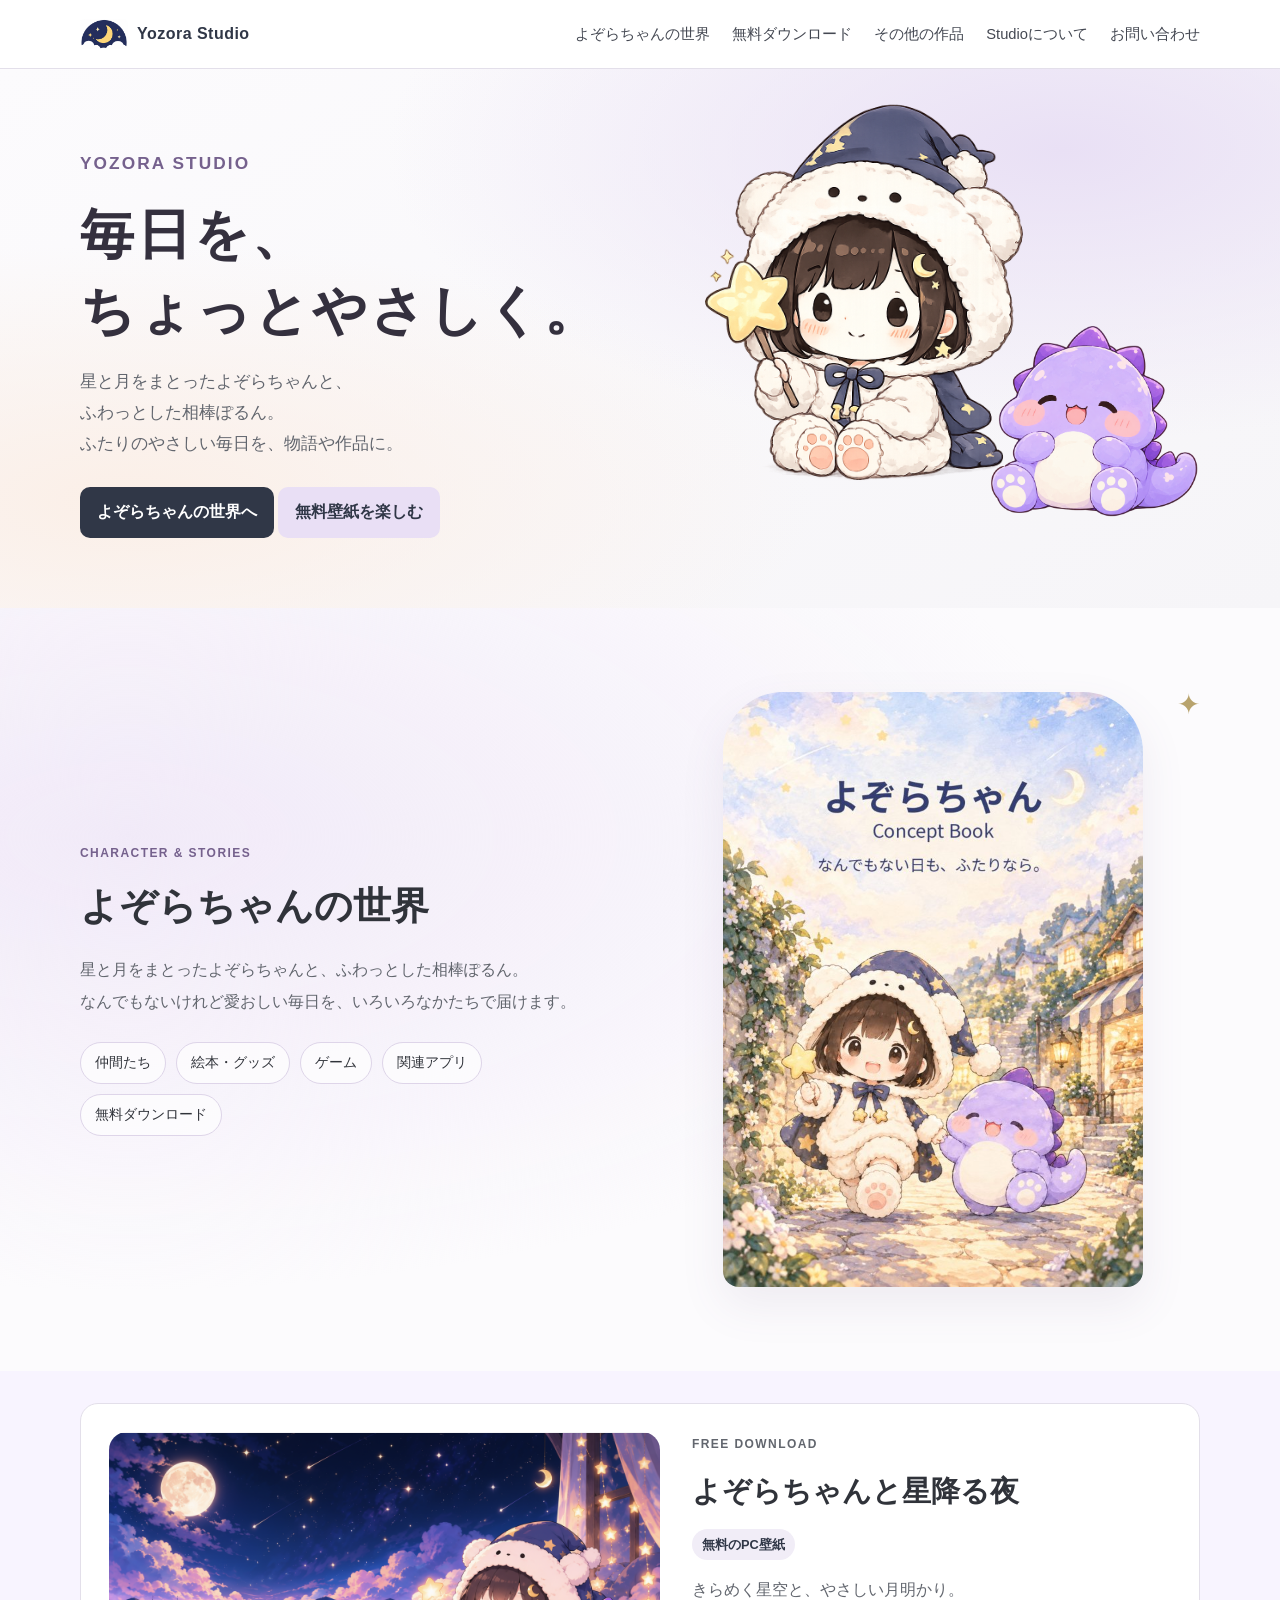
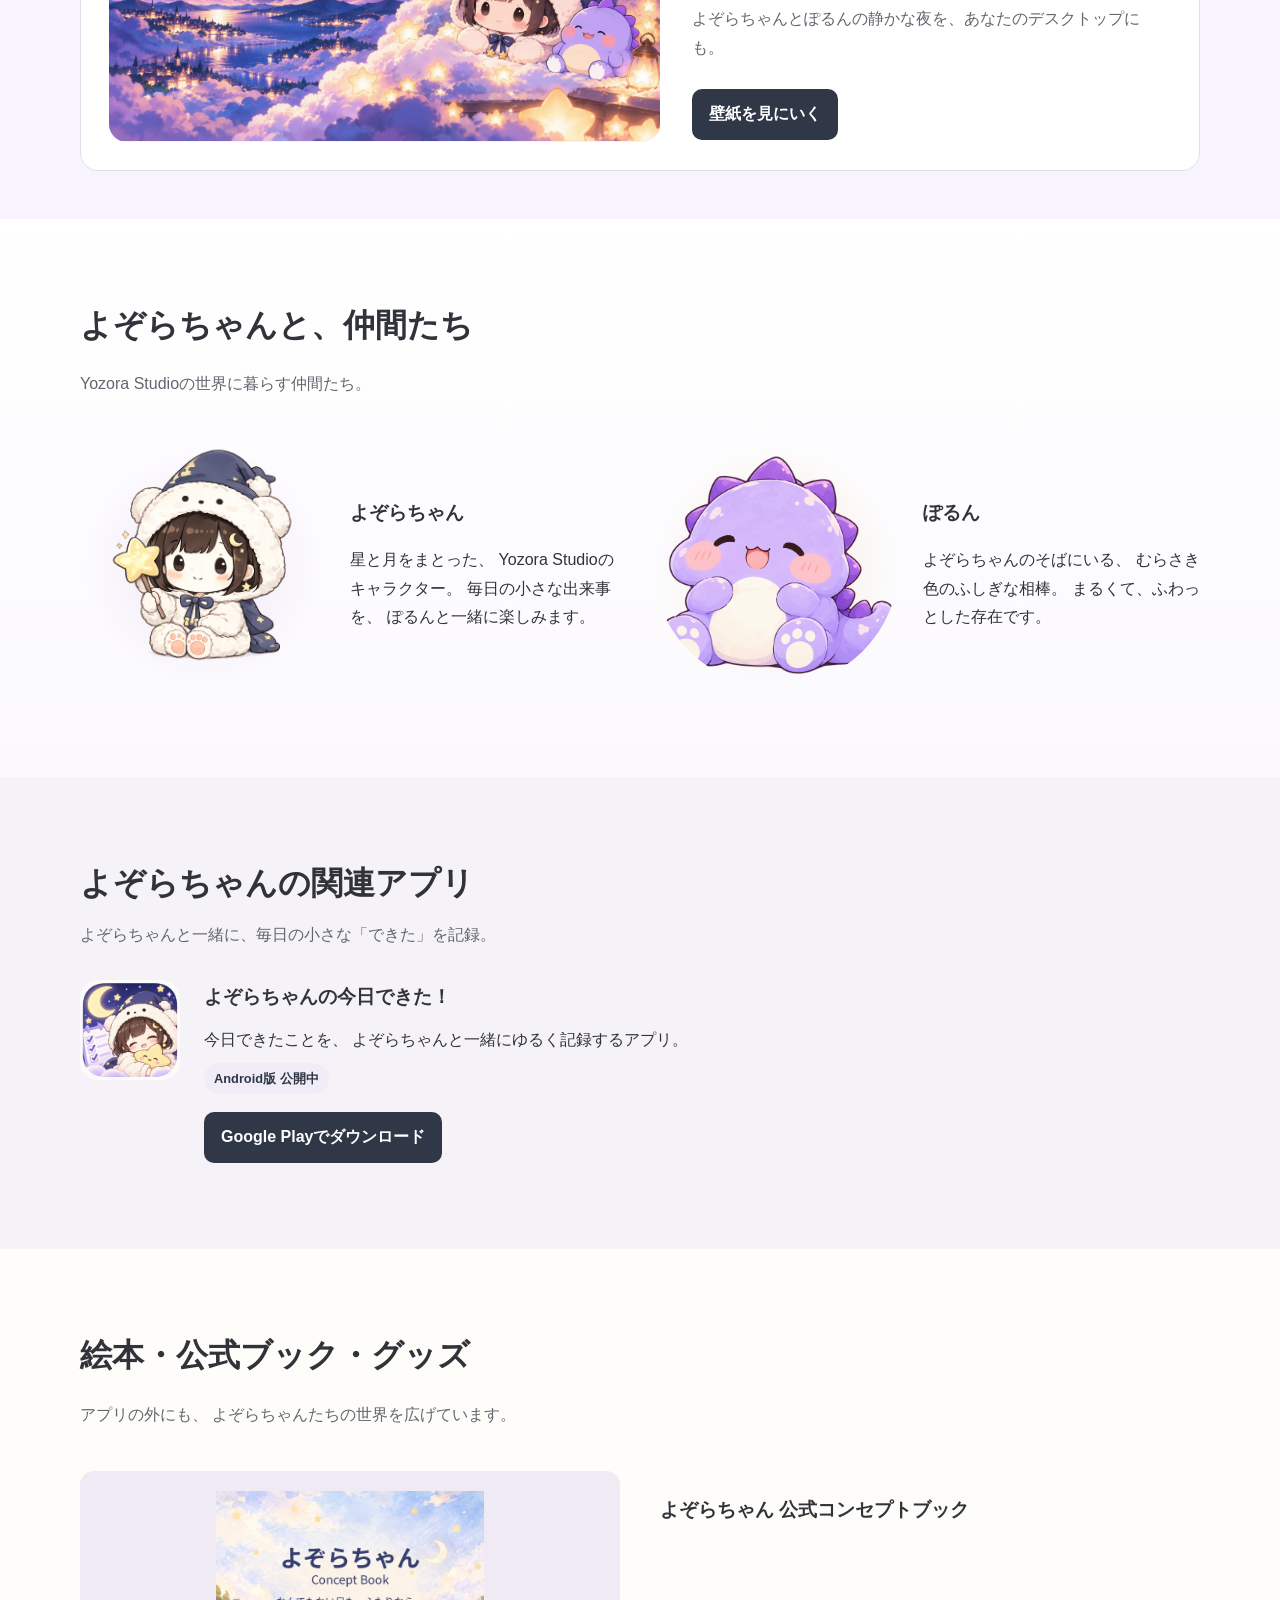
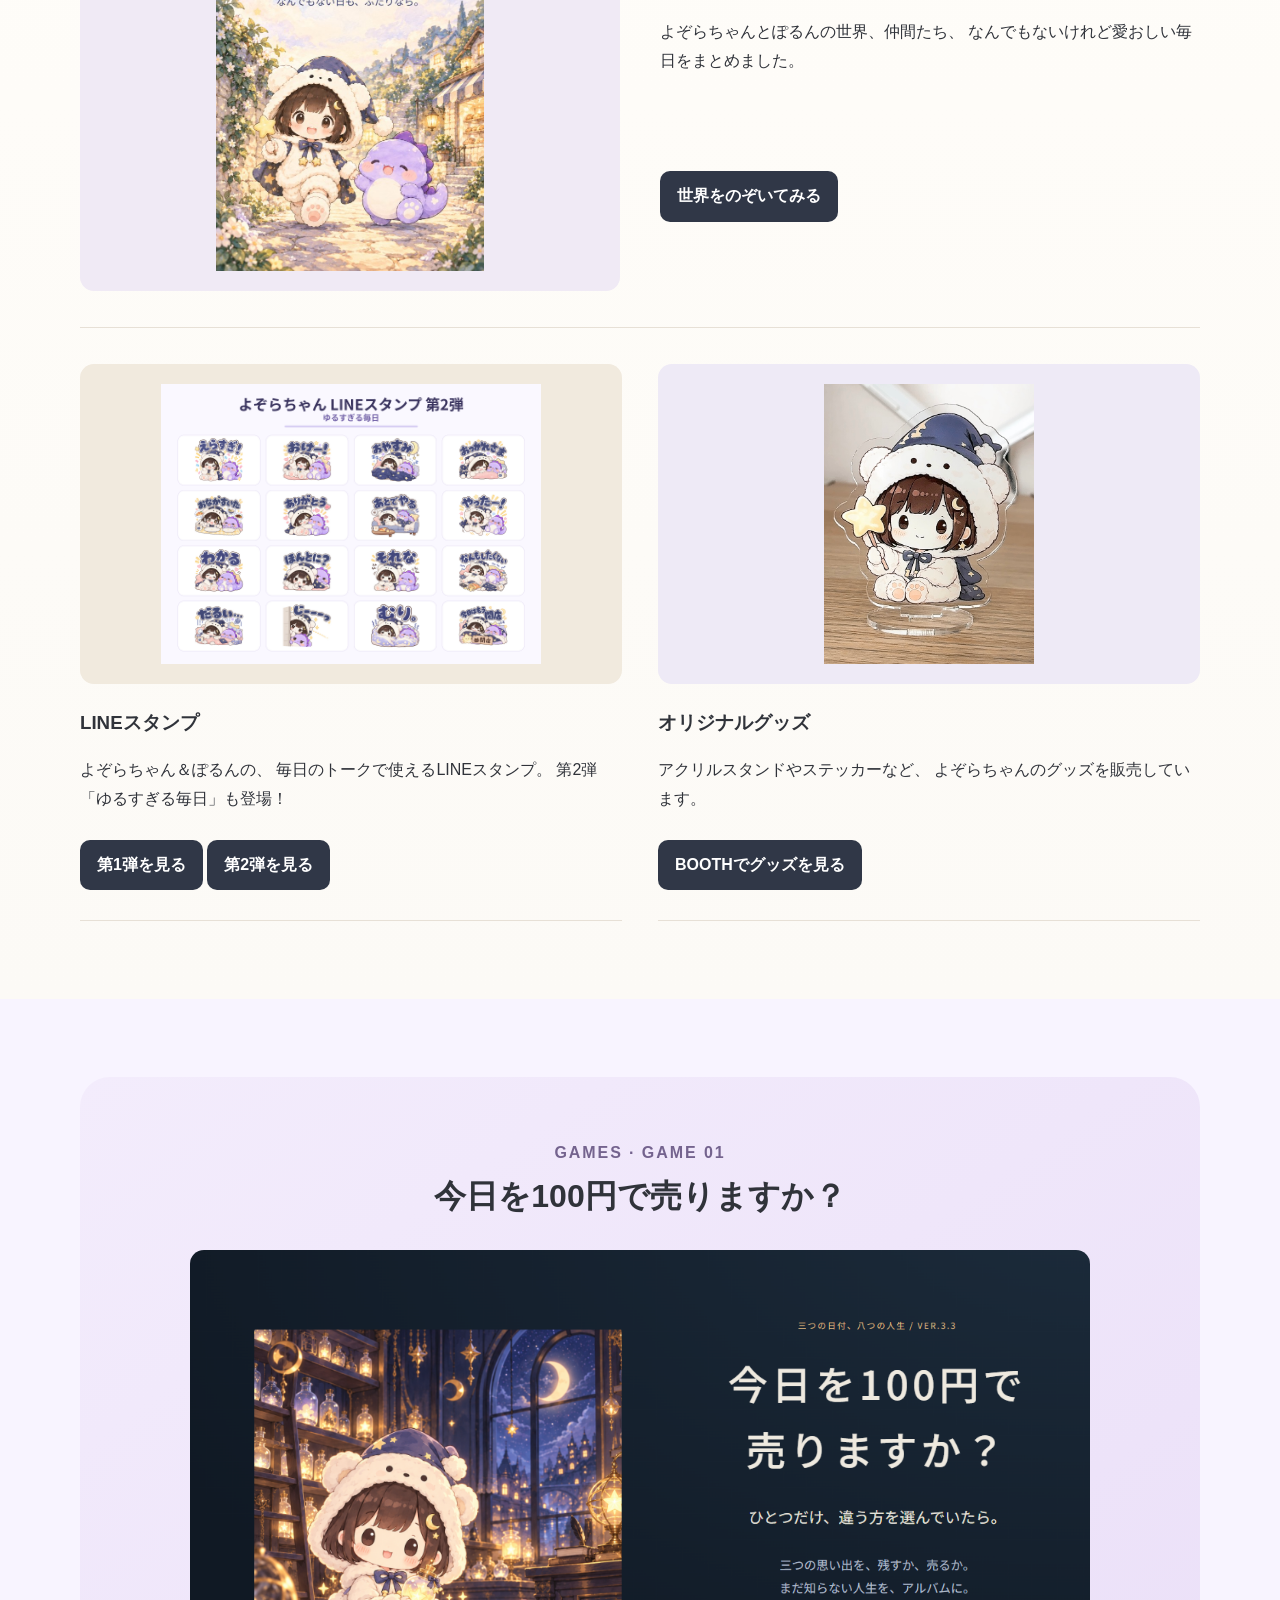
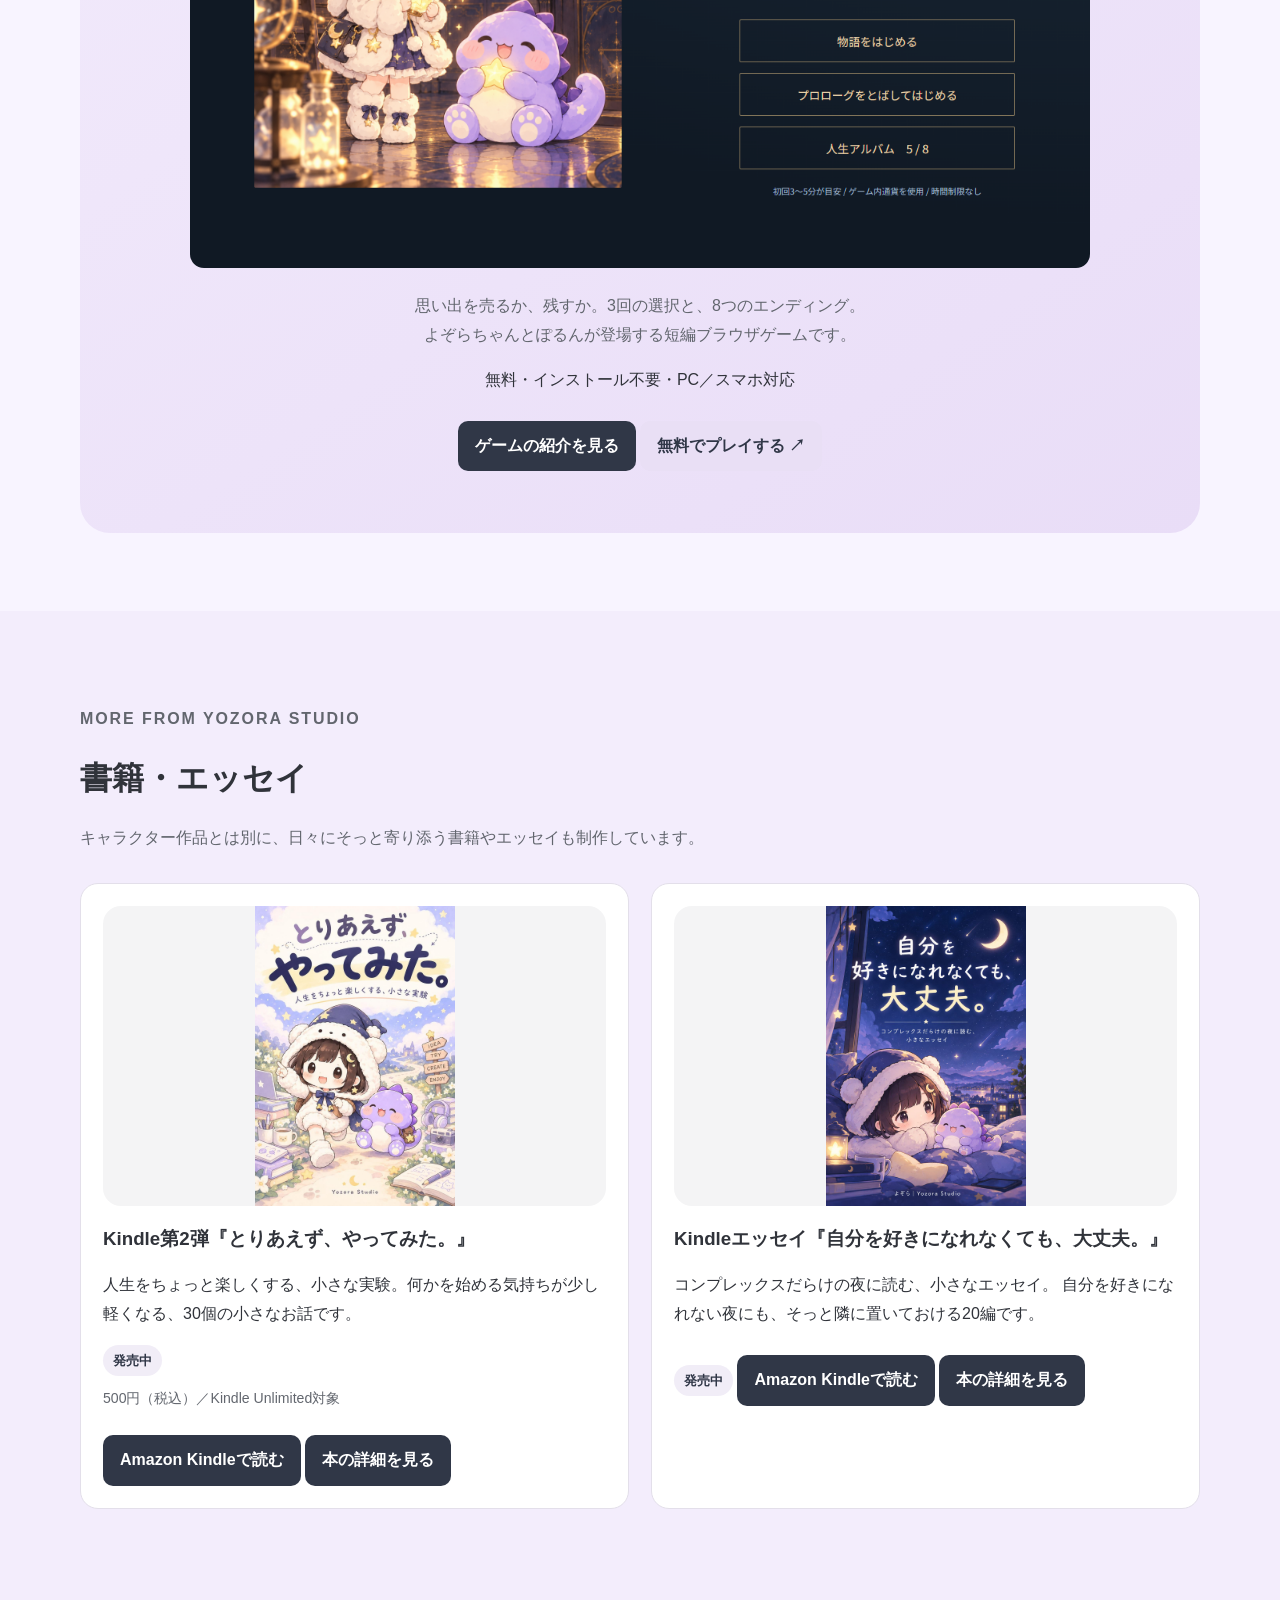
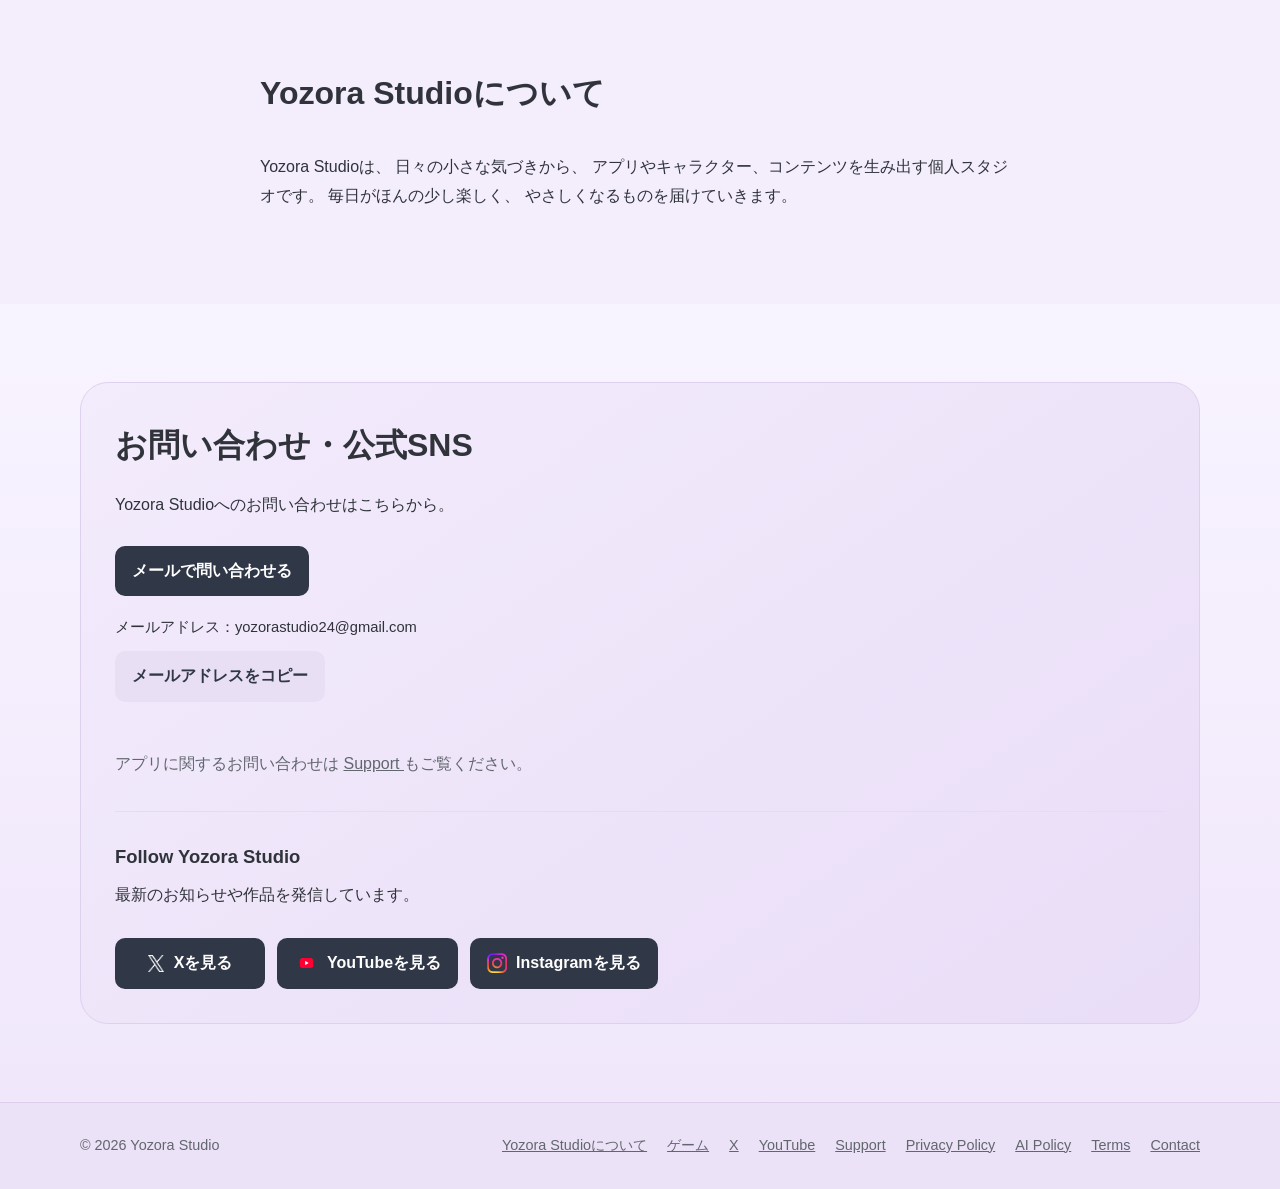
<file: index.html>
<!doctype html>
<html lang="ja">

<head>
  <meta charset="utf-8">
  <meta name="viewport" content="width=device-width,initial-scale=1">

  <title>Yozora Studio｜毎日を、ちょっとやさしく。</title>

  <meta
    name="description"
    content="Yozora Studioは、日々の小さな気づきを、アプリやキャラクター、コンテンツとしてやさしいかたちにする個人スタジオです。"
  >

  <link rel="canonical" href="https://yozorastudio.com/">

  <!-- Favicon -->
  <link rel="icon" href="/favicon.ico">
  <link rel="apple-touch-icon" href="/apple-touch-icon.png">

  <!-- OGP -->
  <meta property="og:type" content="website">
  <meta property="og:title" content="Yozora Studio｜毎日を、ちょっとやさしく。">
  <meta
    property="og:description"
    content="日々の小さな気づきを、やさしいかたちに。"
  >
  <meta property="og:url" content="https://yozorastudio.com/">
  <meta property="og:image" content="https://yozorastudio.com/ogp.png">
  <meta property="og:site_name" content="Yozora Studio">

  <meta name="twitter:card" content="summary_large_image">

  <!-- CSS -->
  <link rel="stylesheet" href="/style.css?v=20261013-music">

  <!-- Structured Data -->
  <script type="application/ld+json">
  {
    "@context": "https://schema.org",
    "@type": "WebSite",
    "name": "Yozora Studio",
    "url": "https://yozorastudio.com/",
    "sameAs": [
      "https://x.com/YozoraStudio_",
      "https://www.youtube.com/@YozoraStudioOfficial"
    ]
  }
  </script>
<link rel="stylesheet" href="/home.css?v=20261024-lavender">
</head>


<body class="home-renewal">
<a class="skip-link" href="#main-content">本文へ移動</a>


<!-- =========================
     Header
========================= -->

<header class="site-header">

  <div class="wrap nav">

    <a class="brand" href="/" aria-label="Yozora Studio ホーム">
      <img src="/logo-header.png" alt="">
      <span>Yozora Studio</span>
    </a>

    <nav aria-label="メインナビゲーション">
<a href="#yozora-world">よぞらちゃんの世界</a><a href="/free-download.html">無料ダウンロード</a><a href="#studio-works">その他の作品</a><a href="/#about">Studioについて</a><a href="#contact">お問い合わせ</a>
</nav>

  </div>

</header>


<main id="main-content">


<!-- =========================
     Hero
========================= -->

<section class="hero home-intro">
  <div class="wrap hero-grid">
    <div>
      <p class="eyebrow">YOZORA STUDIO</p>
      <h1>毎日を、<br>ちょっとやさしく。</h1>
      <p>星と月をまとったよぞらちゃんと、<br>ふわっとした相棒ぽるん。<br>ふたりのやさしい毎日を、物語や作品に。</p>
      <a class="btn" href="#yozora-world">よぞらちゃんの世界へ</a>
      <a class="btn secondary" href="/free-download.html">無料壁紙を楽しむ</a>
    </div>
    <div class="hero-art" aria-label="よぞらちゃんとぽるん">
      <img class="yozora" src="/yozora.png" alt="よぞらちゃん" fetchpriority="high">
      <img class="porun" src="/porun.png" alt="ぽるん">
    </div>
  </div>
</section>
<section id="yozora-world" class="section world-heading"><div class="wrap world-hero"><div class="world-copy"><p class="eyebrow">CHARACTER &amp; STORIES</p><h2>よぞらちゃんの世界</h2><p>星と月をまとったよぞらちゃんと、ふわっとした相棒ぽるん。<br>なんでもないけれど愛おしい毎日を、いろいろなかたちで届けます。</p><div class="section-jumps"><a href="#characters">仲間たち</a><a href="#works">絵本・グッズ</a><a href="#games">ゲーム</a><a href="#apps">関連アプリ</a><a href="/free-download.html">無料ダウンロード</a></div></div><div class="world-illustration"><img src="/concept-book/page-1.jpg" alt="よぞらちゃんとぽるんの世界を描いた公式コンセプトブックのイラスト" width="800" height="800" loading="lazy"></div></div></section>




<section class="section wallpaper-feature" aria-labelledby="wallpaper-title">
  <div class="wrap">
    <article class="card wallpaper-home-card">
      <a class="wallpaper-preview" href="/free-download.html" aria-label="壁紙『よぞらちゃんと星降る夜』の紹介を見る">
        <img src="/yozora-night-wallpaper.png" alt="星降る夜空と月明かりに包まれる、よぞらちゃんとぽるんのPC壁紙" width="1376" height="768" loading="lazy">
      </a>
      <div>
        <p class="eyebrow">FREE DOWNLOAD</p>
        <h2 id="wallpaper-title">よぞらちゃんと星降る夜</h2>
        <span class="tag">無料のPC壁紙</span>
        <p>きらめく星空と、やさしい月明かり。<br>よぞらちゃんとぽるんの静かな夜を、あなたのデスクトップにも。</p>
        <a class="btn" href="/free-download.html">壁紙を見にいく</a>
      </div>
    </article>
  </div>
</section>



<!-- =========================
     Characters
========================= -->

<section
  id="characters"
  class="section alt"
>

  <div class="wrap">

    <div class="section-head">

      <h2>よぞらちゃんと、仲間たち</h2>

      <p>
        Yozora Studioの世界に暮らす仲間たち。
      </p>

    </div>


    <div class="characters">


      <article class="card character">

        <img
          src="/yozora.png"
          alt="よぞらちゃん"
        >

        <div>

          <h3>
            よぞらちゃん
          </h3>

          <p>
            星と月をまとった、
            Yozora Studioのキャラクター。
            毎日の小さな出来事を、
            ぽるんと一緒に楽しみます。
          </p>

        </div>

      </article>



      <article class="card character">

        <img
          src="/porun.png"
          alt="ぽるん"
        >

        <div>

          <h3>
            ぽるん
          </h3>

          <p>
            よぞらちゃんのそばにいる、
            むらさき色のふしぎな相棒。
            まるくて、ふわっとした存在です。
          </p>

        </div>

      </article>


    </div>

  </div>

</section>



<!-- =========================
     Apps
========================= -->

<section id="apps" class="section">

  <div class="wrap">

    <div class="section-head">

      <h2>よぞらちゃんの関連アプリ</h2>

      <p>
        よぞらちゃんと一緒に、毎日の小さな「できた」を記録。
      </p>

    </div>


    <div class="grid">


      <article class="card">

        <img
          src="/app-yozora.png?v=20261013-final"
          alt="よぞらちゃんの今日できた！ アプリアイコン"
        >

        <h3>
          よぞらちゃんの今日できた！
        </h3>

        <p>
          今日できたことを、
          よぞらちゃんと一緒にゆるく記録するアプリ。
        </p>

        <span class="tag">
          Android版 公開中
        </span>

        <p>
          <a
            class="btn"
            href="https://play.google.com/store/apps/details?id=com.yozorastudio.yozoradone"
            target="_blank"
            rel="noopener noreferrer"
            aria-label="よぞらちゃんの今日できた！をGoogle Playでダウンロード（新しいタブ）"
          >
            Google Playでダウンロード
          </a>
        </p>

      </article>



      



      


    </div>

  </div>

</section>



<!-- =========================
     Works
========================= -->

<section
  id="works"
  class="section"
>

  <div class="wrap">

    <div class="section-head">

      <h2>絵本・公式ブック・グッズ</h2>

      <p>
        アプリの外にも、
        よぞらちゃんたちの世界を広げています。
      </p>

    </div>


    <div class="grid works-grid">


      <article class="card concept-card">

        <img
          src="/concept-book/page-1.jpg"
          alt="よぞらちゃん公式コンセプトブック表紙"
        >

        <h3>
          よぞらちゃん 公式コンセプトブック
        </h3>

        <p>
          よぞらちゃんとぽるんの世界、仲間たち、
          なんでもないけれど愛おしい毎日をまとめました。
        </p>

        <a class="btn" href="/concept-book.html">
          世界をのぞいてみる
        </a>

      </article>


      




      

      



      <article class="card">

        <img
          class="line-stamp-image"
          src="/line-stamp-2.png"
          alt="よぞらちゃんとぽるんのLINEスタンプ 第2弾 ゆるすぎる毎日"
        >

        <h3>
          LINEスタンプ
        </h3>

        <p>
          よぞらちゃん＆ぽるんの、
          毎日のトークで使えるLINEスタンプ。
          第2弾「ゆるすぎる毎日」も登場！
        </p>

        <a
          class="btn"
          href="https://store.line.me/stickershop/product/35451894/ja"
          target="_blank"
          rel="noopener noreferrer"
        >
          第1弾を見る
        </a>

        <a
          class="btn"
          href="https://line.me/S/sticker/36953404"
          target="_blank"
          rel="noopener noreferrer"
        >
          第2弾を見る
        </a>

      </article>



      <article class="card">

        <img
          src="/goods.jpeg"
          alt="よぞらちゃんアクリルスタンド"
        >

        <h3>
          オリジナルグッズ
        </h3>

        <p>
          アクリルスタンドやステッカーなど、
          よぞらちゃんのグッズを販売しています。
        </p>

        <a
          class="btn"
          href="https://og2um.booth.pm/"
          target="_blank"
          rel="noopener noreferrer"
        >
          BOOTHでグッズを見る
        </a>

      </article>


    </div>

  </div>

</section>



<!-- Games -->
<section id="games" class="section" aria-labelledby="games-home-title">
  <div class="wrap">
    <div class="concept-cta">
      <div class="eyebrow">GAMES · GAME 01</div>
      <h2 id="games-home-title">今日を100円で売りますか？</h2>
      <a class="game-home-preview" href="/games.html" aria-label="『今日を100円で売りますか？』のゲーム紹介を見る">
        <img src="/game01.png" alt="『今日を100円で売りますか？』タイトル画面。思い出のお店にいるよぞらちゃんとぽるん" width="1176" height="808" loading="lazy">
      </a>
      <p class="muted">思い出を売るか、残すか。3回の選択と、8つのエンディング。<br>よぞらちゃんとぽるんが登場する短編ブラウザゲームです。</p>
      <p>無料・インストール不要・PC／スマホ対応</p>
      <a class="btn" href="/games.html">ゲームの紹介を見る</a>
      <a class="btn secondary" href="https://yozora-memory-shop.pages.dev" target="_blank" rel="noopener noreferrer">無料でプレイする ↗</a>
    </div>
  </div>
</section>

<section id="studio-works" class="section alt"><div class="wrap"><div class="section-head"><p class="eyebrow">MORE FROM YOZORA STUDIO</p><h2>書籍・エッセイ</h2><p>キャラクター作品とは別に、日々にそっと寄り添う書籍やエッセイも制作しています。</p></div><div class="grid works-grid"><article class="card book-feature-card">
        <img class="book-feature-cover" src="/kindle-try-cover.jpg" alt="とりあえず、やってみた。 表紙" loading="lazy">
        <h3>Kindle第2弾『とりあえず、やってみた。』</h3>
        <p>人生をちょっと楽しくする、小さな実験。何かを始める気持ちが少し軽くなる、30個の小さなお話です。</p>
        <span class="tag">発売中</span>
        <p class="book-note">500円（税込）／Kindle Unlimited対象</p>
        <a class="btn" href="https://www.amazon.co.jp/dp/B0HLWMMT8T" target="_blank" rel="noopener noreferrer">Amazon Kindleで読む</a>
        <a class="btn" href="/books.html#toriaezu-yattemita">本の詳細を見る</a>
      </article>
<article class="card book-feature-card">

  <img
    class="book-feature-cover"
    src="/kindle-cover.jpg"
    alt="自分を好きになれなくても、大丈夫。 表紙"
  >

  <h3>
    Kindleエッセイ『自分を好きになれなくても、大丈夫。』
  </h3>

  <p>
    コンプレックスだらけの夜に読む、小さなエッセイ。
    自分を好きになれない夜にも、そっと隣に置いておける20編です。
  </p>

  <span class="tag">
    発売中
  </span>

  <a
    class="btn"
    href="https://www.amazon.co.jp/dp/B0HLTFQ3CC"
    target="_blank"
    rel="noopener noreferrer"
  >
    Amazon Kindleで読む
  </a>

  <a class="btn" href="/books.html">
    本の詳細を見る
  </a>

</article></div></div></section>
<!-- =========================
     About
========================= -->

<section
  id="about"
  class="section alt"
>

  <div class="wrap about">

    <div class="section-head">

      <h2>Yozora Studioについて</h2>

    </div>

    <p>
      Yozora Studioは、
      日々の小さな気づきから、
      アプリやキャラクター、コンテンツを生み出す個人スタジオです。
      毎日がほんの少し楽しく、
      やさしくなるものを届けていきます。
    </p>



  </div>

</section>



<!-- =========================
     Contact
========================= -->

<section
  id="contact"
  class="section"
>

  <div class="wrap">

    <div class="contact-box">

      <h2>お問い合わせ・公式SNS</h2>

      <p>
        Yozora Studioへのお問い合わせはこちらから。
      </p>

      <a
        class="btn"
        href="mailto:yozorastudio24@gmail.com"
      >
        メールで問い合わせる
      </a>
        <div class="email-copy">
          <p class="email-copy-address">メールアドレス：<span>yozorastudio24@gmail.com</span></p>
          <button class="btn secondary email-copy-button" type="button" aria-describedby="contact-email-status">メールアドレスをコピー</button>
          <p class="email-copy-status muted" id="contact-email-status" role="status" aria-live="polite"></p>
        </div>

      <p class="muted">

        アプリに関するお問い合わせは

        <a href="/support.html">
          Support
        </a>

        もご覧ください。

      </p>


      <!-- =========================
           Official SNS
      ========================= -->

      <div class="social-links">

        <h3>
          Follow Yozora Studio
        </h3>

        <p>
          最新のお知らせや作品を発信しています。
        </p>

        <div class="social-buttons">

          <a
            class="btn social-btn"
            href="https://x.com/YozoraStudio_"
            target="_blank"
            rel="noopener noreferrer"
            aria-label="Yozora Studio 公式X"
          >
            <img
              src="/x-logo.png"
              alt=""
              class="social-icon x-icon"
            >
            <span>Xを見る</span>
          </a>

          <a
            class="btn social-btn"
            href="https://www.youtube.com/@YozoraStudioOfficial"
            target="_blank"
            rel="noopener noreferrer"
            aria-label="Yozora Studio 公式YouTube"
          >
            <img
              src="/youtube-icon.png"
              alt=""
              class="social-icon youtube-icon"
            >
            <span>YouTubeを見る</span>
          </a>

          <a
            class="btn social-btn"
            href="https://www.instagram.com/yozorastudio_official/"
            target="_blank"
            rel="noopener noreferrer"
            aria-label="Yozora Studio 公式Instagram"
          >
            <img src="/instagram-icon.png" alt="" class="social-icon" width="20" height="20">
            <span>Instagramを見る</span>
          </a>

        </div>

      </div>

    </div>

  </div>

</section>


</main>



<!-- =========================
     Footer
========================= -->

<footer class="site-footer">

  <div class="wrap footer-row">

    <div>
      © 2026 Yozora Studio
    </div>

    <div class="footer-links">
      <a href="#about">Yozora Studioについて</a>
      <a href="/games.html">ゲーム</a>

      <a
        href="https://x.com/YozoraStudio_"
        target="_blank"
        rel="noopener noreferrer"
      >
        X
      </a>

      <a
        href="https://www.youtube.com/@YozoraStudioOfficial"
        target="_blank"
        rel="noopener noreferrer"
      >
        YouTube
      </a>

      <a href="/support.html">
        Support
      </a>


      <a href="/privacy.html">
        Privacy Policy
      </a>

      <a href="/ai-policy.html">
        AI Policy
      </a>

      <a href="/terms.html">
        Terms
      </a>

      <a href="mailto:yozorastudio24@gmail.com">
        Contact
      </a>

    </div>

  </div>

</footer>


<script src="/contact.js?v=20261009-email-copy" defer></script>
</body>
</html>
</file>
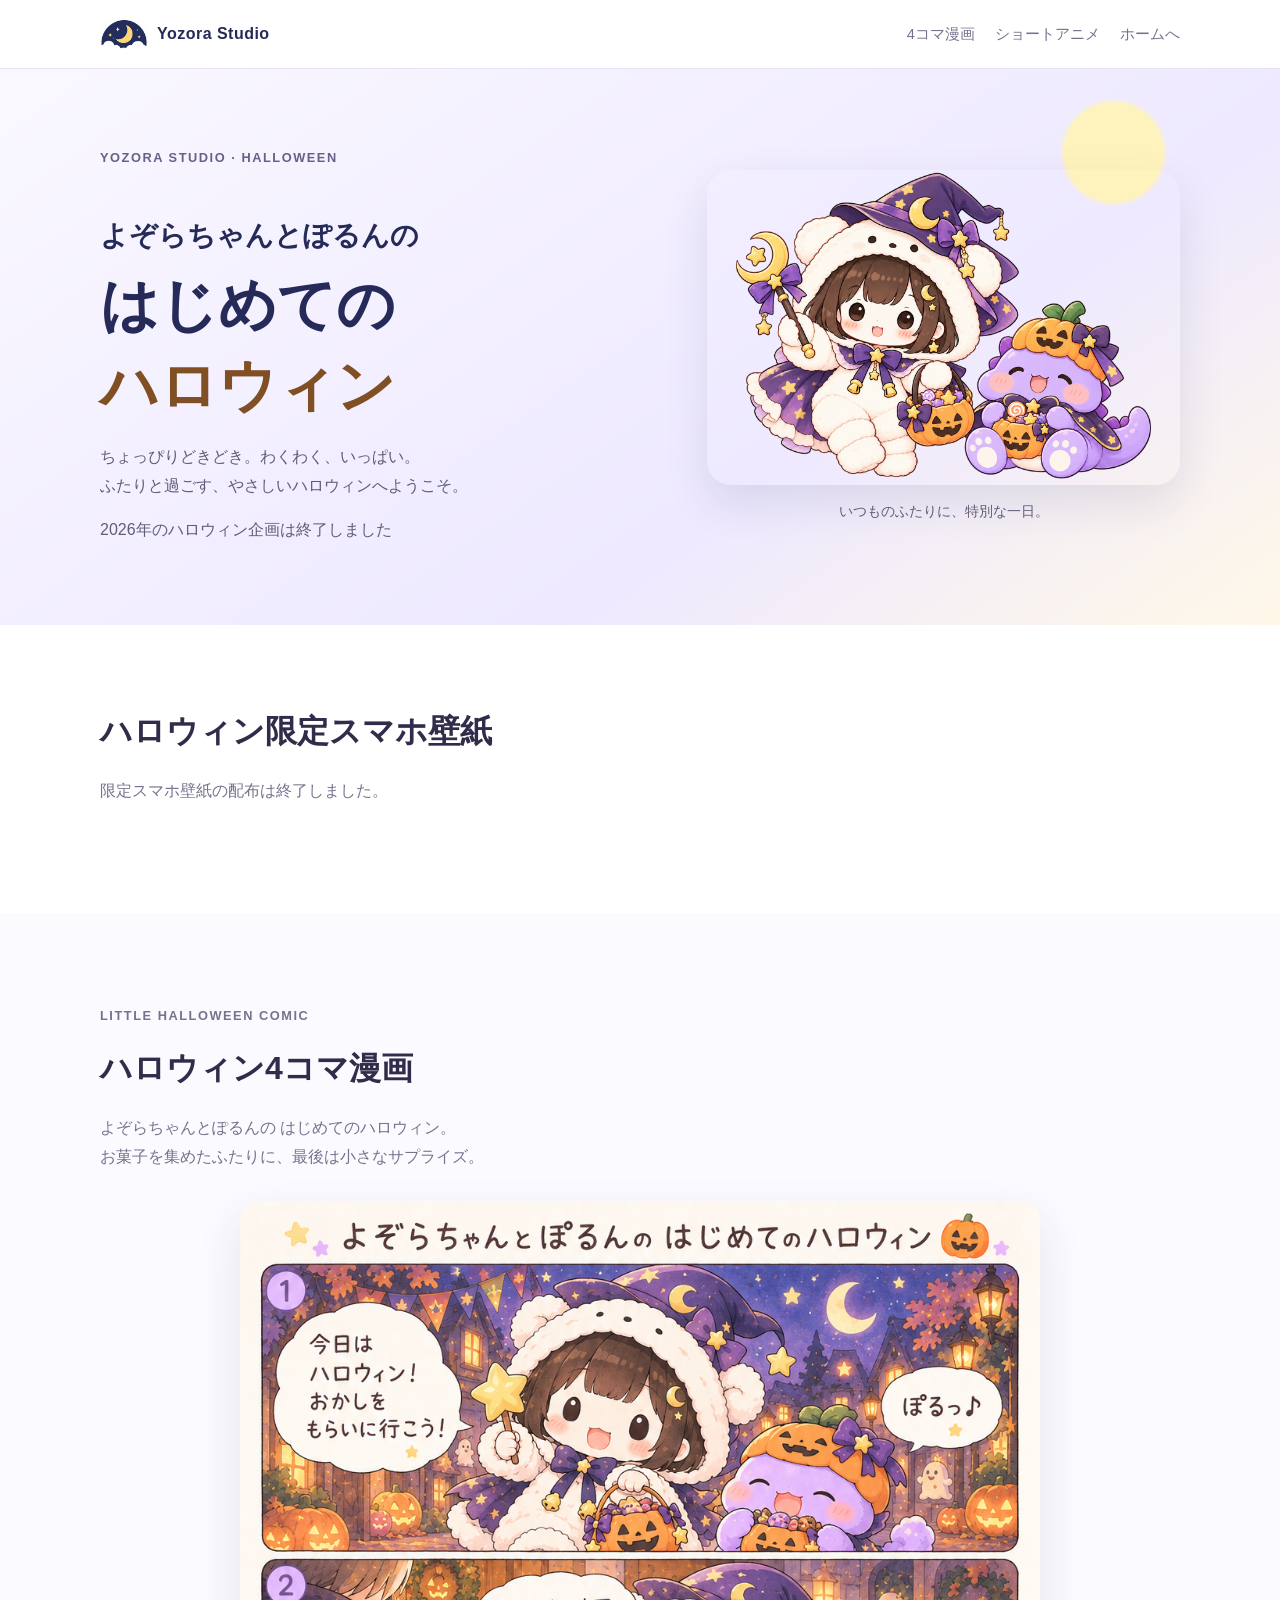
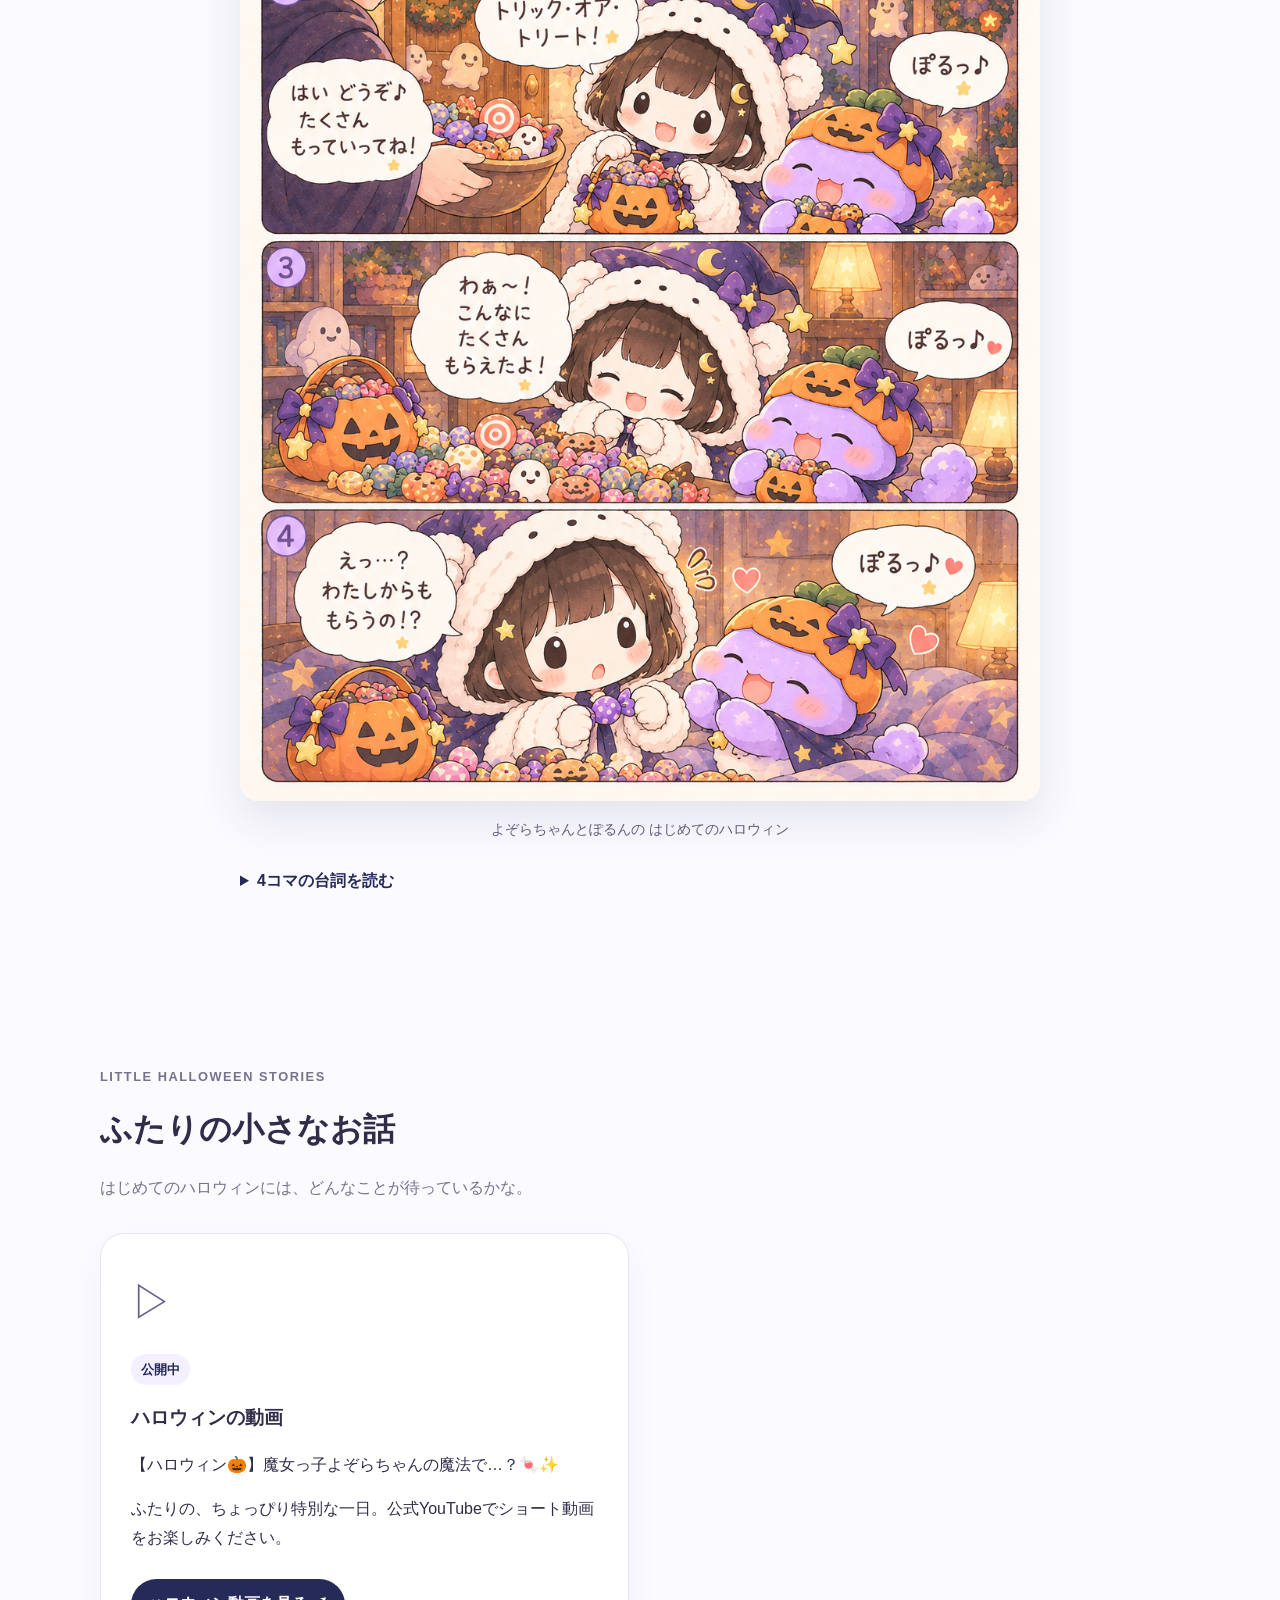
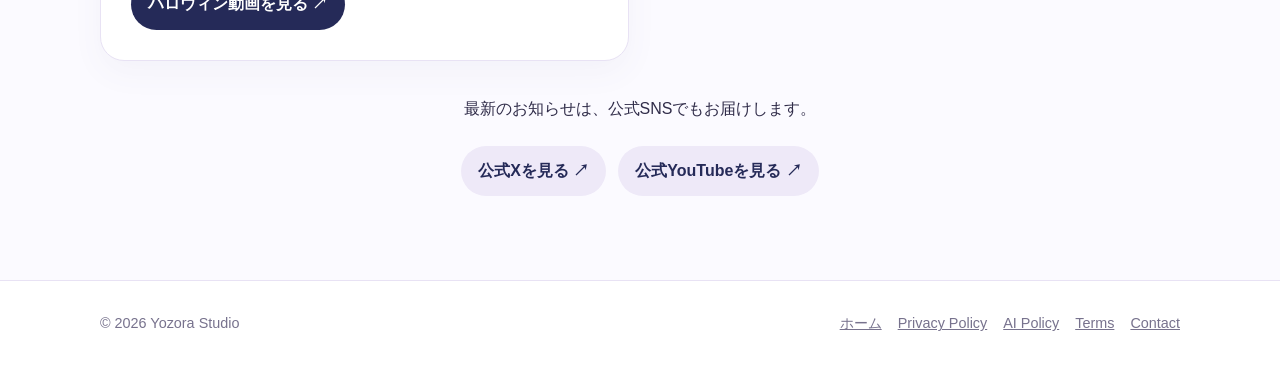
<file: halloween/index.html>
<!doctype html>
<html lang="ja">
<head>
  <meta charset="utf-8">
  <meta name="viewport" content="width=device-width,initial-scale=1">
  <title>よぞらちゃんとぽるんの はじめてのハロウィン｜Yozora Studio</title>
  <meta name="description" content="よぞらちゃんとぽるんの、はじめてのハロウィン。2026年の企画は終了しました。ハロウィン4コマ漫画とショートアニメは引き続きお楽しみいただけます。">
  <link rel="canonical" href="https://yozorastudio.com/halloween/">
  <link rel="icon" href="/favicon.ico">
  <link rel="apple-touch-icon" href="/apple-touch-icon.png">
  <meta property="og:type" content="website">
  <meta property="og:title" content="よぞらちゃんとぽるんの はじめてのハロウィン">
  <meta property="og:description" content="ふたりと過ごす、ちょっとやさしいハロウィン。4コマ漫画とショートアニメをお楽しみください。">
  <meta property="og:url" content="https://yozorastudio.com/halloween/">
  <meta property="og:image" content="https://yozorastudio.com/ogp.png">
  <meta property="og:site_name" content="Yozora Studio">
  <meta name="twitter:card" content="summary_large_image">
  <link rel="stylesheet" href="/style.css?v=20261011-web-consultation">
  <link rel="stylesheet" href="./halloween.css?v=20261112-archive">
</head>
<body class="halloween-page">
<a class="hw-skip" href="#main">本文へスキップ</a>
<header class="site-header">
  <div class="wrap nav">
    <a class="brand" href="/" aria-label="Yozora Studio ホーム"><img src="/logo-header.png" alt=""><span>Yozora Studio</span></a>
    <nav aria-label="特設ページナビゲーション">
      <a href="#comic">4コマ漫画</a><a href="#stories">ショートアニメ</a><a href="/">ホームへ</a>
    </nav>
  </div>
</header>
<main id="main">
  <section class="hw-hero">
    <div class="wrap hw-hero-grid">
      <div>
        <p class="hw-eyebrow">YOZORA STUDIO · HALLOWEEN</p>
        <h1><span>よぞらちゃんとぽるんの</span><br>はじめての<br><strong>ハロウィン</strong></h1>
        <p class="hw-lead">ちょっぴりどきどき。わくわく、いっぱい。<br>ふたりと過ごす、やさしいハロウィンへようこそ。</p>
        <p class="hw-lead">2026年のハロウィン企画は終了しました</p>
      </div>
      <figure class="hw-art">
        <img class="hw-costume" src="./assets/halloween-costume.png?v=20261013" alt="星と月の魔法使い衣装のよぞらちゃんと、かぼちゃの帽子をかぶったぽるん。ふたりでお菓子のかごを持っています。" width="1536" height="1024" decoding="async">
        <figcaption>いつものふたりに、特別な一日。</figcaption>
      </figure>
    </div>
  </section>
  <section id="wallpaper" class="section" aria-labelledby="wallpaper-title">
    <div class="wrap">
      <div class="section-head">
        <h2 id="wallpaper-title">ハロウィン限定スマホ壁紙</h2>
        <p>限定スマホ壁紙の配布は終了しました。</p>
      </div>
    </div>
  </section>
  <section id="comic" class="section alt hw-comic" aria-labelledby="comic-title">
    <div class="wrap">
      <div class="section-head"><p class="hw-eyebrow">LITTLE HALLOWEEN COMIC</p><h2 id="comic-title">ハロウィン4コマ漫画</h2><p>よぞらちゃんとぽるんの はじめてのハロウィン。<br>お菓子を集めたふたりに、最後は小さなサプライズ。</p></div>
      <figure class="hw-comic-figure">
        <img src="./assets/halloween-comic.png?v=20261025-round-eyes" alt="『よぞらちゃんとぽるんの はじめてのハロウィン』の縦長4コマ漫画。魔法使い姿のふたりがお菓子を集め、最後にぽるんがよぞらちゃんのお菓子を欲しがり、よぞらちゃんが驚きます。" width="1024" height="1536" loading="lazy" decoding="async">
        <figcaption>よぞらちゃんとぽるんの はじめてのハロウィン</figcaption>
      </figure>
      <details class="hw-comic-transcript">
        <summary>4コマの台詞を読む</summary>
        <ol>
          <li>よぞらちゃん「今日はハロウィン！ おかしをもらいに行こう！」ぽるん「ぽるっ♪」</li>
          <li>よぞらちゃん「トリック・オア・トリート！」お菓子をくれる人「はい どうぞ♪ たくさんもっていってね！」ぽるん「ぽるっ♪」</li>
          <li>よぞらちゃん「わぁ～！ こんなにたくさんもらえたよ！」ぽるん「ぽるっ♪ ♥」</li>
          <li>ぽるんがよぞらちゃんのお菓子を欲しがります。よぞらちゃん「えっ…？ わたしからももらうの!?」ぽるん「ぽるっ♪ ♥」</li>
        </ol>
      </details>
    </div>
  </section>
  <section id="stories" class="section alt">
    <div class="wrap">
      <div class="section-head"><p class="hw-eyebrow">LITTLE HALLOWEEN STORIES</p><h2>ふたりの小さなお話</h2><p>はじめてのハロウィンには、どんなことが待っているかな。</p></div>
      <div class="grid works-grid">
        <article class="card hw-story" id="video">
          <div class="hw-story-icon" aria-hidden="true">▷</div><span class="tag">公開中</span>
          <h3>ハロウィンの動画</h3><p>【ハロウィン🎃】魔女っ子よぞらちゃんの魔法で…？🍬✨</p>
          <p>ふたりの、ちょっぴり特別な一日。公式YouTubeでショート動画をお楽しみください。</p>
          <a class="btn" href="https://www.youtube.com/shorts/4kA_f59yKgg" target="_blank" rel="noopener noreferrer">ハロウィン動画を見る ↗</a>
        </article>
      </div>
      <div class="hw-follow"><p>最新のお知らせは、公式SNSでもお届けします。</p><a class="btn secondary" href="https://x.com/YozoraStudio_" target="_blank" rel="noopener noreferrer">公式Xを見る ↗</a><a class="btn secondary" href="https://www.youtube.com/@YozoraStudioOfficial" target="_blank" rel="noopener noreferrer">公式YouTubeを見る ↗</a></div>
    </div>
  </section>
</main>
<footer class="site-footer"><div class="wrap footer-row"><div>© 2026 Yozora Studio</div><div class="footer-links"><a href="/">ホーム</a><a href="/privacy.html">Privacy Policy</a><a href="/ai-policy.html">AI Policy</a><a href="/terms.html">Terms</a><a href="mailto:yozorastudio24@gmail.com">Contact</a></div></div></footer>
</body>
</html>
</file>
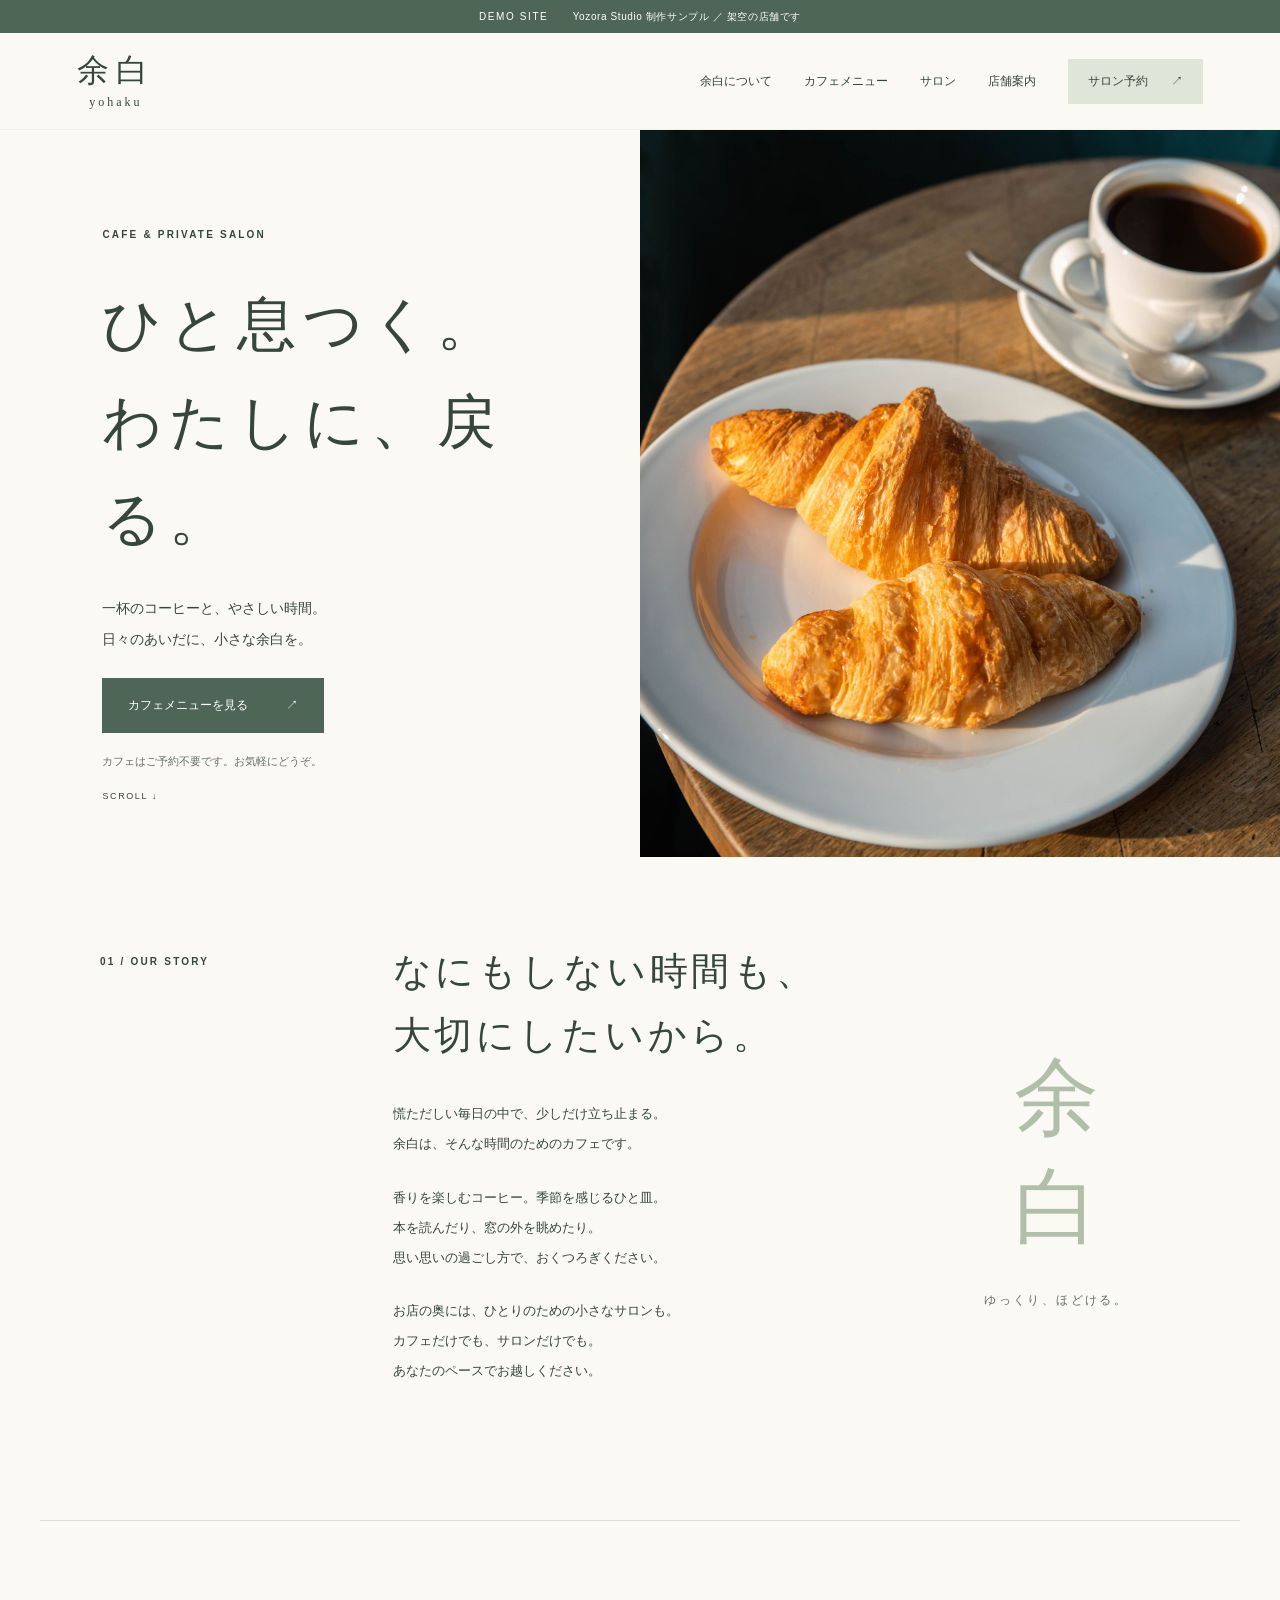
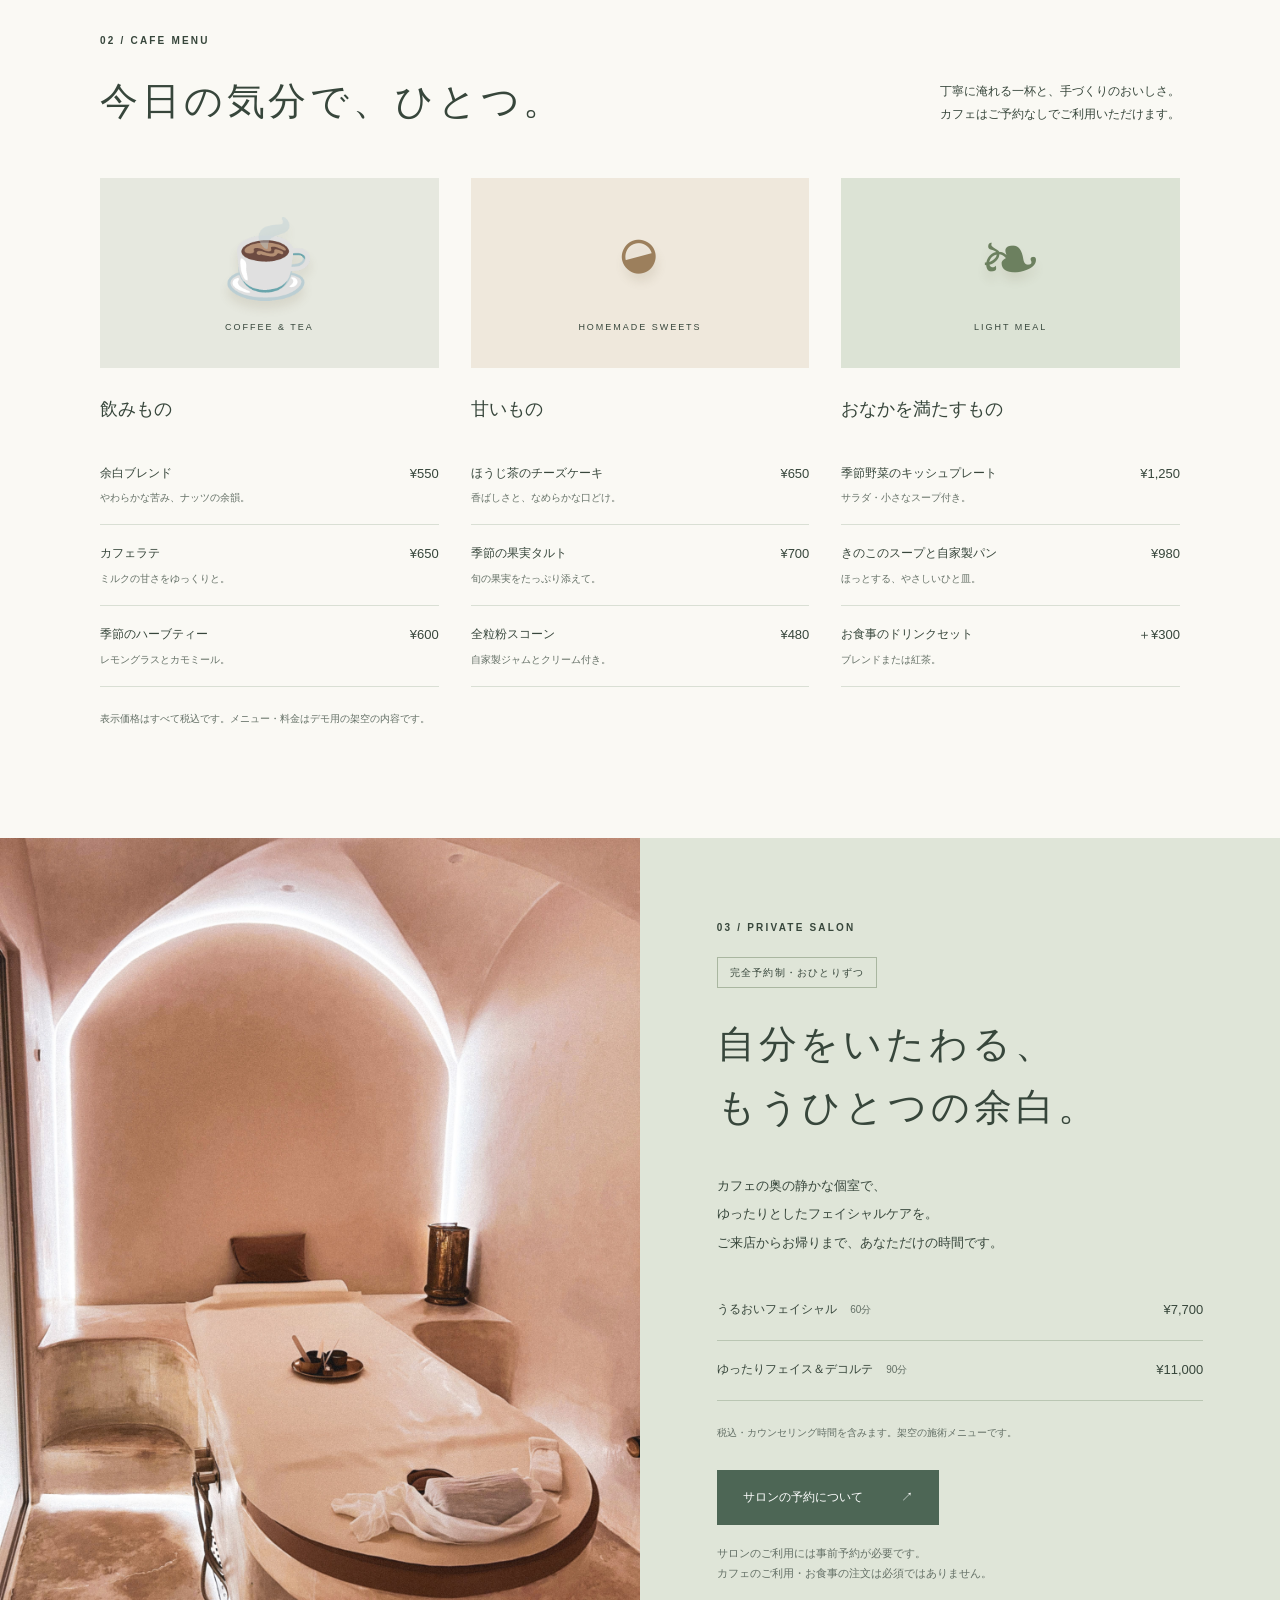
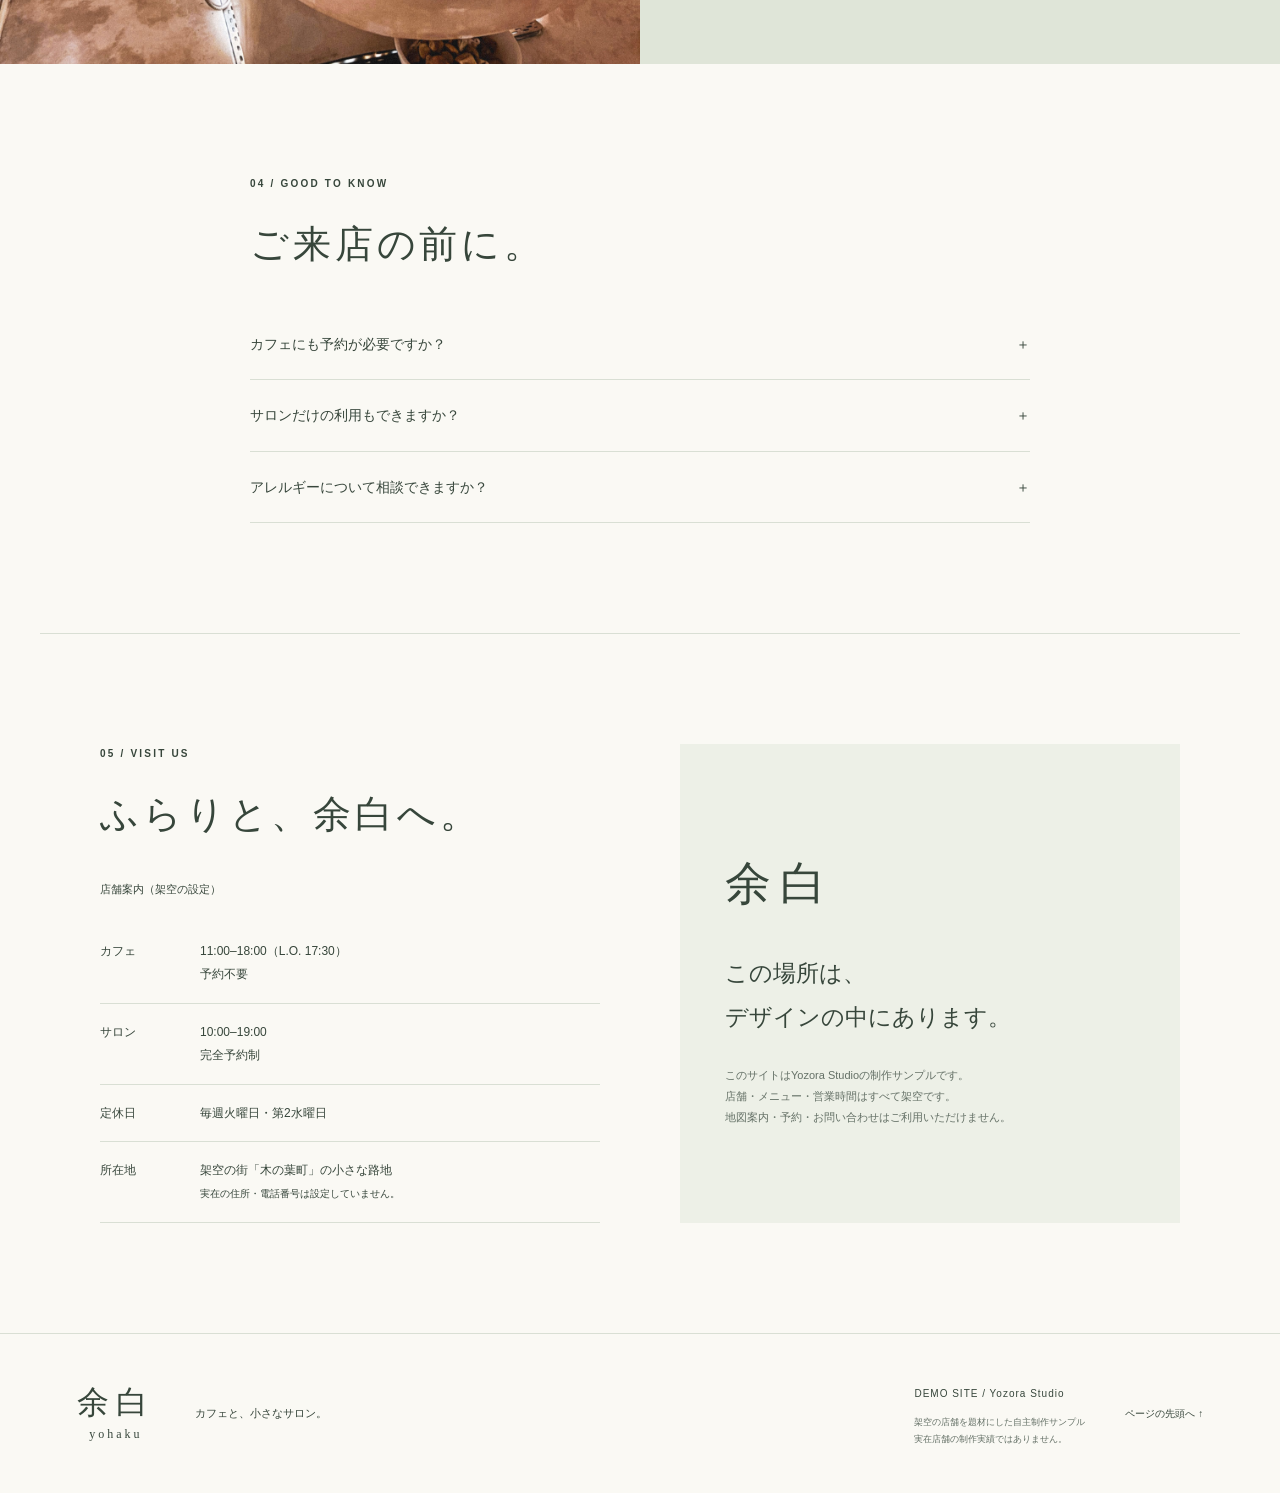
<file: portfolio/yohaku/index.html>
<!doctype html>
<html lang="ja">
<head>
  <meta charset="utf-8"><meta name="viewport" content="width=device-width,initial-scale=1">
  <meta name="robots" content="noindex,nofollow"><meta name="description" content="Yozora StudioのWeb制作サンプル。架空のカフェと完全予約制エステサロン『余白』のデモサイトです。">
  <title>余白 — yohaku | カフェと、小さなサロン【デモサイト】</title>
  <link rel="stylesheet" href="style.css"><script src="script.js" defer></script>
</head>
<body>
  <div class="demo-banner">DEMO SITE <span>Yozora Studio 制作サンプル ／ 架空の店舗です</span></div>
  <header class="header"><a class="brand" href="#" aria-label="余白 トップ">余白<span>yohaku</span></a><button class="nav-toggle" aria-expanded="false" aria-controls="navigation">メニュー <span>＋</span></button><nav id="navigation" aria-label="メインナビゲーション"><a href="#about">余白について</a><a href="#menu">カフェメニュー</a><a href="#salon">サロン</a><a href="#visit">店舗案内</a><button class="small-button" data-booking>サロン予約 <span>↗</span></button></nav></header>
  <main id="main">
    <section class="hero" aria-labelledby="hero-title"><div class="hero-copy"><p class="eyebrow">CAFE & PRIVATE SALON</p><h1 id="hero-title">ひと息つく。<br>わたしに、<em>戻る。</em></h1><p class="intro">一杯のコーヒーと、やさしい時間。<br>日々のあいだに、小さな余白を。</p><a class="button" href="#menu">カフェメニューを見る <span>↗</span></a><p class="hero-note">カフェはご予約不要です。お気軽にどうぞ。</p></div><div class="hero-art"><img src="assets/hero-bread-coffee.jpg" alt="木のテーブルに並んだパンとコーヒーのイメージ写真" width="900" height="1000">




</div><a class="scroll" href="#about">SCROLL ↓</a></section>
    <section id="about" class="section about"><p class="eyebrow">01 / OUR STORY</p><div><h2>なにもしない時間も、<br>大切にしたいから。</h2><p>慌ただしい毎日の中で、少しだけ立ち止まる。<br>余白は、そんな時間のためのカフェです。</p><p>香りを楽しむコーヒー。季節を感じるひと皿。<br>本を読んだり、窓の外を眺めたり。<br>思い思いの過ごし方で、おくつろぎください。</p><p>お店の奥には、ひとりのための小さなサロンも。<br>カフェだけでも、サロンだけでも。<br>あなたのペースでお越しください。</p></div><div class="story-mark" aria-hidden="true"><span>余</span><span>白</span><small>ゆっくり、ほどける。</small></div></section>
    <section id="menu" class="section menu"><div class="section-heading"><div><p class="eyebrow">02 / CAFE MENU</p><h2>今日の気分で、ひとつ。</h2></div><p>丁寧に淹れる一杯と、手づくりのおいしさ。<br>カフェはご予約なしでご利用いただけます。</p></div><div class="menu-grid"><article class="menu-card"><div class="food-art coffee" aria-hidden="true"><span>☕</span><small>COFFEE & TEA</small></div><h3>飲みもの</h3><dl><div><dt>余白ブレンド<span>やわらかな苦み、ナッツの余韻。</span></dt><dd>¥550</dd></div><div><dt>カフェラテ<span>ミルクの甘さをゆっくりと。</span></dt><dd>¥650</dd></div><div><dt>季節のハーブティー<span>レモングラスとカモミール。</span></dt><dd>¥600</dd></div></dl></article><article class="menu-card"><div class="food-art sweets" aria-hidden="true"><span>◒</span><small>HOMEMADE SWEETS</small></div><h3>甘いもの</h3><dl><div><dt>ほうじ茶のチーズケーキ<span>香ばしさと、なめらかな口どけ。</span></dt><dd>¥650</dd></div><div><dt>季節の果実タルト<span>旬の果実をたっぷり添えて。</span></dt><dd>¥700</dd></div><div><dt>全粒粉スコーン<span>自家製ジャムとクリーム付き。</span></dt><dd>¥480</dd></div></dl></article><article class="menu-card"><div class="food-art lunch" aria-hidden="true"><span>❧</span><small>LIGHT MEAL</small></div><h3>おなかを満たすもの</h3><dl><div><dt>季節野菜のキッシュプレート<span>サラダ・小さなスープ付き。</span></dt><dd>¥1,250</dd></div><div><dt>きのこのスープと自家製パン<span>ほっとする、やさしいひと皿。</span></dt><dd>¥980</dd></div><div><dt>お食事のドリンクセット<span>ブレンドまたは紅茶。</span></dt><dd>＋¥300</dd></div></dl></article></div><p class="fine-print">表示価格はすべて税込です。メニュー・料金はデモ用の架空の内容です。</p></section>
    <section id="salon" class="salon">
<div class="salon-art">
  <img
    src="assets/salon-room.jpg"
    alt="自然光が差し込む落ち着いたプライベートサロンのイメージ写真"
  >
  </div>

<div class="salon-copy"><p class="eyebrow">03 / PRIVATE SALON</p><span class="pill">完全予約制・おひとりずつ</span><h2>自分をいたわる、<br>もうひとつの余白。</h2><p>カフェの奥の静かな個室で、<br>ゆったりとしたフェイシャルケアを。<br>ご来店からお帰りまで、あなただけの時間です。</p><dl class="treatments"><div><dt>うるおいフェイシャル <span>60分</span></dt><dd>¥7,700</dd></div><div><dt>ゆったりフェイス＆デコルテ <span>90分</span></dt><dd>¥11,000</dd></div></dl><p class="fine-print">税込・カウンセリング時間を含みます。架空の施術メニューです。</p><button class="button" data-booking>サロンの予約について <span>↗</span></button><p class="salon-note">サロンのご利用には事前予約が必要です。<br>カフェのご利用・お食事の注文は必須ではありません。</p></div></section>
    <section class="section faq"><p class="eyebrow">04 / GOOD TO KNOW</p><h2>ご来店の前に。</h2><details><summary>カフェにも予約が必要ですか？</summary><p>カフェは予約不要です。サロンのみ完全予約制という設定です。なお、こちらは架空の店舗のデモサイトのため、実際のご来店・ご予約はできません。</p></details><details><summary>サロンだけの利用もできますか？</summary><p>はい。サロンのみの利用もできる店舗を想定しています。カフェでの注文は必須ではありません。</p></details><details><summary>アレルギーについて相談できますか？</summary><p>実際の店舗サイトでは、お問い合わせ先や原材料の案内を設置する想定です。このデモでは食事の提供やお問い合わせの受付は行っていません。</p></details></section>
    <section id="visit" class="section visit"><div><p class="eyebrow">05 / VISIT US</p><h2>ふらりと、余白へ。</h2><p class="visit-label">店舗案内（架空の設定）</p><dl class="hours"><div><dt>カフェ</dt><dd>11:00–18:00（L.O. 17:30）<br>予約不要</dd></div><div><dt>サロン</dt><dd>10:00–19:00<br>完全予約制</dd></div><div><dt>定休日</dt><dd>毎週火曜日・第2水曜日</dd></div><div><dt>所在地</dt><dd>架空の街「木の葉町」の小さな路地<br><small>実在の住所・電話番号は設定していません。</small></dd></div></dl></div><div class="visit-card"><span>余白</span><p>この場所は、<br>デザインの中にあります。</p><small>このサイトはYozora Studioの制作サンプルです。<br>店舗・メニュー・営業時間はすべて架空です。<br>地図案内・予約・お問い合わせはご利用いただけません。</small></div></section>
  </main>
  <footer><a class="brand" href="#">余白<span>yohaku</span></a><p>カフェと、小さなサロン。</p><div><strong>DEMO SITE / Yozora Studio</strong><small>架空の店舗を題材にした自主制作サンプル<br>実在店舗の制作実績ではありません。</small></div><a href="#">ページの先頭へ ↑</a></footer>
  <dialog id="booking-dialog" aria-labelledby="dialog-title"><button class="dialog-close" aria-label="閉じる">×</button><p class="eyebrow">DEMO INFORMATION</p><h2 id="dialog-title">ご予約について</h2><p>「余白」は架空の店舗です。<br>このデモサイトでは予約を受け付けていません。</p><p>実際の店舗サイトでは、ここから予約サービスやお問い合わせフォームへご案内できます。</p><button class="button dialog-dismiss">サイトに戻る <span>↗</span></button></dialog>
</body>
</html>
</file>
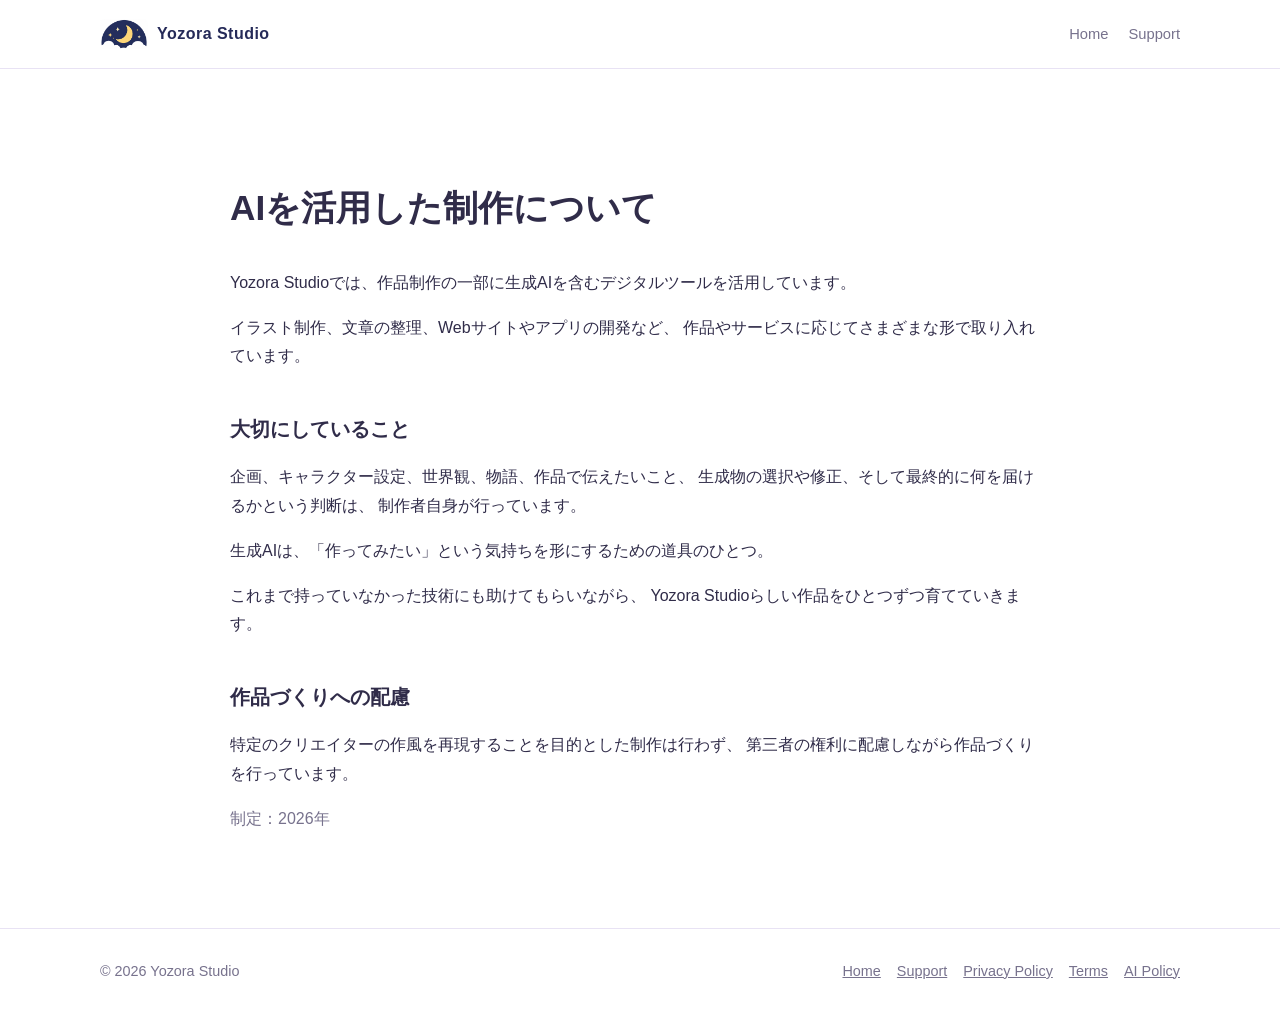
<file: ai-policy.html>
<!doctype html>
<html lang="ja">

<head>
  <meta charset="utf-8">
  <meta name="viewport" content="width=device-width,initial-scale=1">

  <title>AIを活用した制作について｜Yozora Studio</title>

  <meta
    name="description"
    content="Yozora Studioにおける生成AIを活用した制作についての考え方をご紹介します。"
  >

  <link rel="canonical" href="https://yozorastudio.com/ai-policy.html">

  <link rel="icon" href="/favicon.ico">
  <link rel="stylesheet" href="/style.css?v=20261009-consultation">
</head>

<body>

<header class="site-header">

  <div class="wrap nav">

    <a class="brand" href="/" aria-label="Yozora Studio ホーム">
      <img src="/logo-header.png" alt="">
      <span>Yozora Studio</span>
    </a>

    <nav>
      <a href="/">Home</a>
      <a href="/support.html">Support</a>
    </nav>

  </div>

</header>


<main class="section">

  <article class="wrap legal">

    <h1>AIを活用した制作について</h1>

    <p>
      Yozora Studioでは、作品制作の一部に生成AIを含むデジタルツールを活用しています。
    </p>

    <p>
      イラスト制作、文章の整理、Webサイトやアプリの開発など、
      作品やサービスに応じてさまざまな形で取り入れています。
    </p>

    <h2>大切にしていること</h2>

    <p>
      企画、キャラクター設定、世界観、物語、作品で伝えたいこと、
      生成物の選択や修正、そして最終的に何を届けるかという判断は、
      制作者自身が行っています。
    </p>

    <p>
      生成AIは、「作ってみたい」という気持ちを形にするための道具のひとつ。
    </p>

    <p>
      これまで持っていなかった技術にも助けてもらいながら、
      Yozora Studioらしい作品をひとつずつ育てていきます。
    </p>

    <h2>作品づくりへの配慮</h2>

    <p>
      特定のクリエイターの作風を再現することを目的とした制作は行わず、
      第三者の権利に配慮しながら作品づくりを行っています。
    </p>

    <p class="muted">
      制定：2026年
    </p>

  </article>

</main>


<footer class="site-footer">

  <div class="wrap footer-row">

    <div>
      © 2026 Yozora Studio
    </div>

    <div class="footer-links">
      <a href="/">Home</a>
      <a href="/support.html">Support</a>
      <a href="/privacy.html">Privacy Policy</a>
      <a href="/terms.html">Terms</a>
      <a href="/ai-policy.html">AI Policy</a>
    </div>

  </div>

</footer>

</body>
</html>
</file>
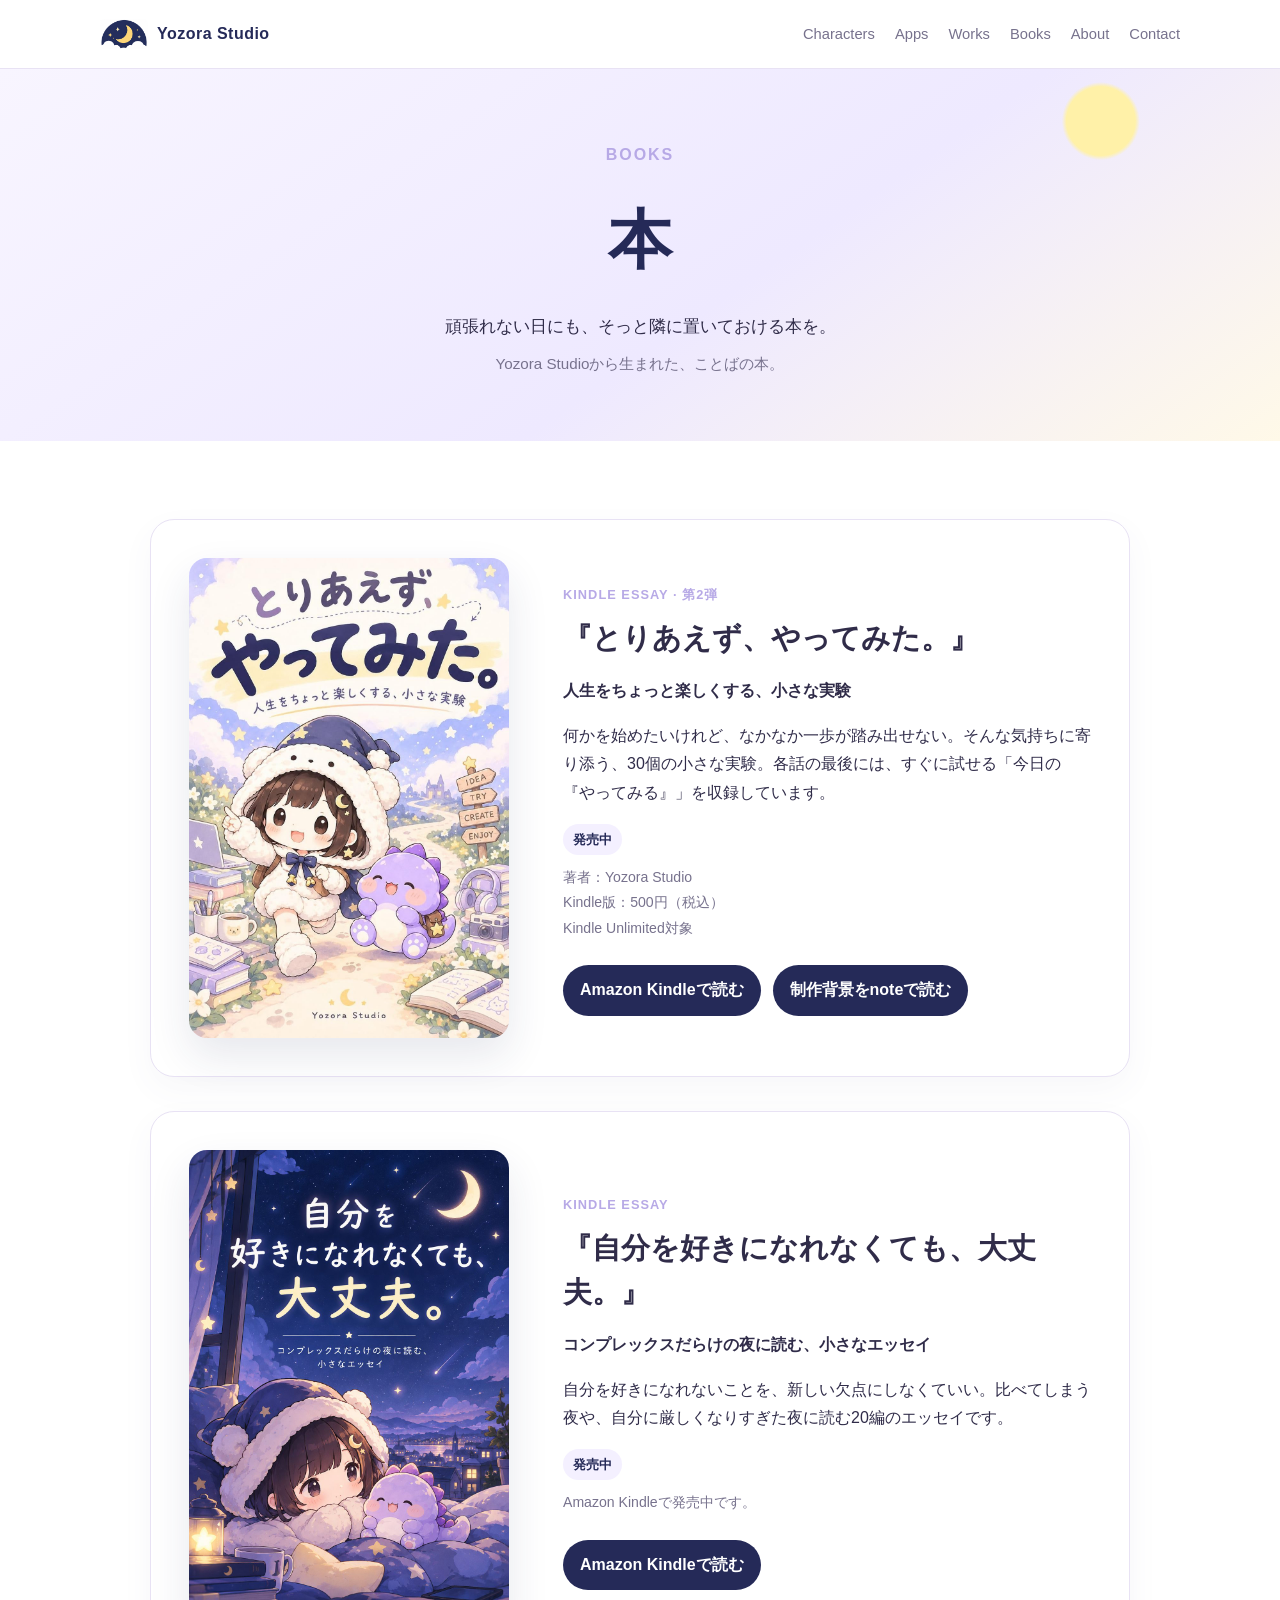
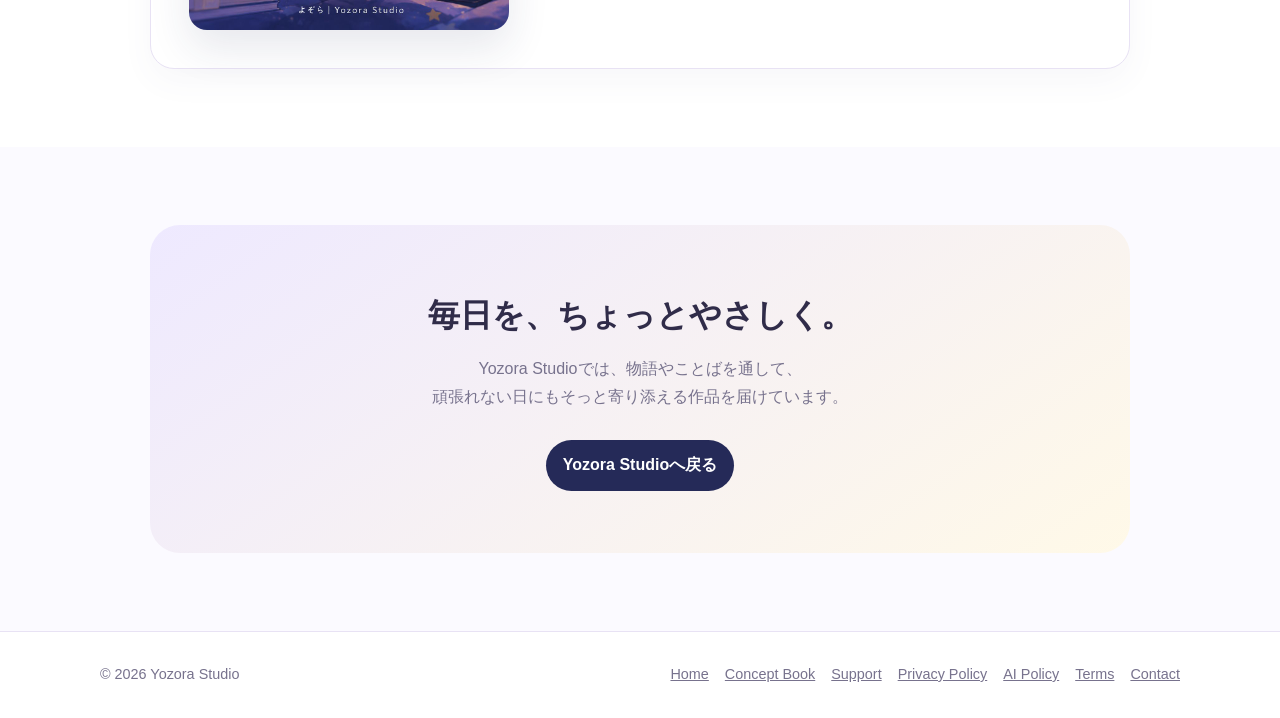
<file: books.html>
<!doctype html>
<html lang="ja">
<head>
  <meta charset="utf-8">
  <meta name="viewport" content="width=device-width,initial-scale=1">
  <title>Books｜Yozora Studio</title>
  <meta name="description" content="Yozora Studioの本。Kindleエッセイ『自分を好きになれなくても、大丈夫。』『とりあえず、やってみた。』をご紹介します。">
  <link rel="canonical" href="https://yozorastudio.com/books.html">
  <link rel="icon" href="/favicon.ico">
  <link rel="apple-touch-icon" href="/apple-touch-icon.png">
  <link rel="stylesheet" href="/style.css?v=20261013-music">
</head>
<body>
<header class="site-header">
  <div class="wrap nav">
    <a class="brand" href="/" aria-label="Yozora Studio ホーム">
      <img src="/logo-header.png" alt=""><span>Yozora Studio</span>
    </a>
    <nav aria-label="メインナビゲーション">
      <a href="/#characters">Characters</a>
      <a href="/#apps">Apps</a>
      <a href="/#works">Works</a>
      <a href="/books.html">Books</a>
      
      <a href="/#about">About</a>
      <a href="/#contact">Contact</a>
    </nav>
  </div>
</header>
<main>
  <section class="books-hero">
    <div class="wrap">
      <div class="eyebrow">BOOKS</div>
      <h1>本</h1>
      <p class="books-lead">頑張れない日にも、そっと隣に置いておける本を。</p>
      <p class="books-sublead">Yozora Studioから生まれた、ことばの本。</p>
    </div>
  </section>
  <section class="section">
    <div class="wrap">
      <div class="books-grid">
        <article class="card book-card" id="toriaezu-yattemita">
          <img class="book-cover" src="/kindle-try-cover.jpg" alt="とりあえず、やってみた。 表紙" loading="lazy">
          <div>
            <span class="book-type">KINDLE ESSAY · 第2弾</span>
            <h2>『とりあえず、やってみた。』</h2>
            <p><strong>人生をちょっと楽しくする、小さな実験</strong></p>
            <p>何かを始めたいけれど、なかなか一歩が踏み出せない。そんな気持ちに寄り添う、30個の小さな実験。各話の最後には、すぐに試せる「今日の『やってみる』」を収録しています。</p>
            <span class="tag">発売中</span>
            <p class="book-note">著者：Yozora Studio<br>Kindle版：500円（税込）<br>Kindle Unlimited対象</p>
            <div class="book-actions">
              <a class="btn" href="https://www.amazon.co.jp/dp/B0HLWMMT8T" target="_blank" rel="noopener noreferrer">Amazon Kindleで読む</a>
              <a class="btn" href="https://note.com/yozorastudio/n/n9da03f78cfa6" target="_blank" rel="noopener noreferrer">制作背景をnoteで読む</a>
            </div>
          </div>
        </article>

<article class="card book-card">
          <img class="book-cover" src="/kindle-cover.jpg" alt="自分を好きになれなくても、大丈夫。 表紙">
          <div>
            <span class="book-type">KINDLE ESSAY</span>
            <h2>『自分を好きになれなくても、大丈夫。』</h2>
            <p><strong>コンプレックスだらけの夜に読む、小さなエッセイ</strong></p>
            <p>自分を好きになれないことを、新しい欠点にしなくていい。比べてしまう夜や、自分に厳しくなりすぎた夜に読む20編のエッセイです。</p>
            <span class="tag">発売中</span>
<p class="book-note">Amazon Kindleで発売中です。</p>
<a class="btn"
   href="https://www.amazon.co.jp/dp/B0HLTFQ3CC"
   target="_blank"
   rel="noopener noreferrer">
  Amazon Kindleで読む
</a>
          </div>
        </article>
      </div>
    </div>
  </section>
  <section class="section alt">
    <div class="wrap books-cta-wrap">
      <div class="concept-cta books-cta">
        <h2>毎日を、ちょっとやさしく。</h2>
        <p class="muted books-cta-copy"><span>Yozora Studioでは、物語やことばを通して、</span><span>頑張れない日にもそっと寄り添える作品を届けています。</span></p>
        <a class="btn" href="/">Yozora Studioへ戻る</a>
      </div>
    </div>
  </section>
</main>
<footer class="site-footer">
  <div class="wrap footer-row">
    <div>© 2026 Yozora Studio</div>
    <div class="footer-links">
      <a href="/">Home</a><a href="/concept-book.html">Concept Book</a><a href="/support.html">Support</a><a href="/privacy.html">Privacy Policy</a><a href="/ai-policy.html">AI Policy</a><a href="/terms.html">Terms</a><a href="mailto:yozorastudio24@gmail.com">Contact</a>
    </div>
  </div>
</footer>
</body>
</html>
</file>
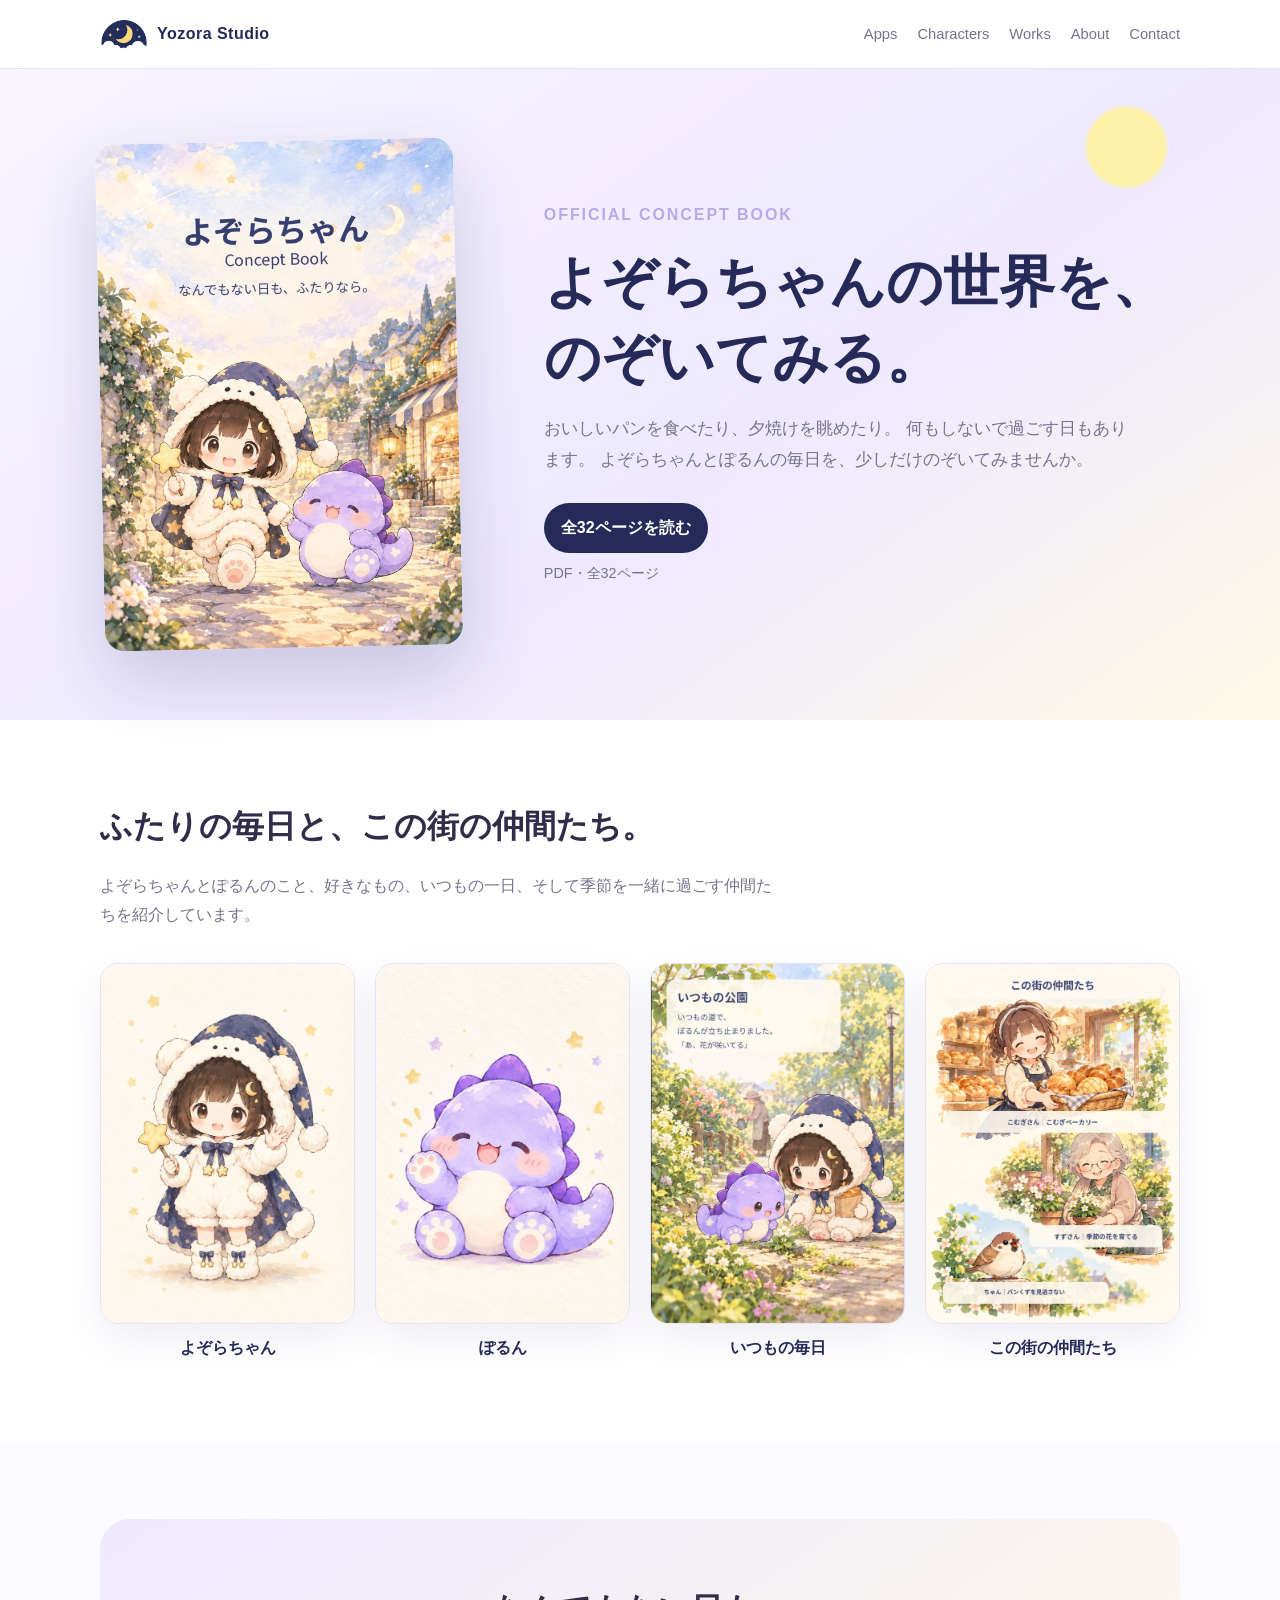
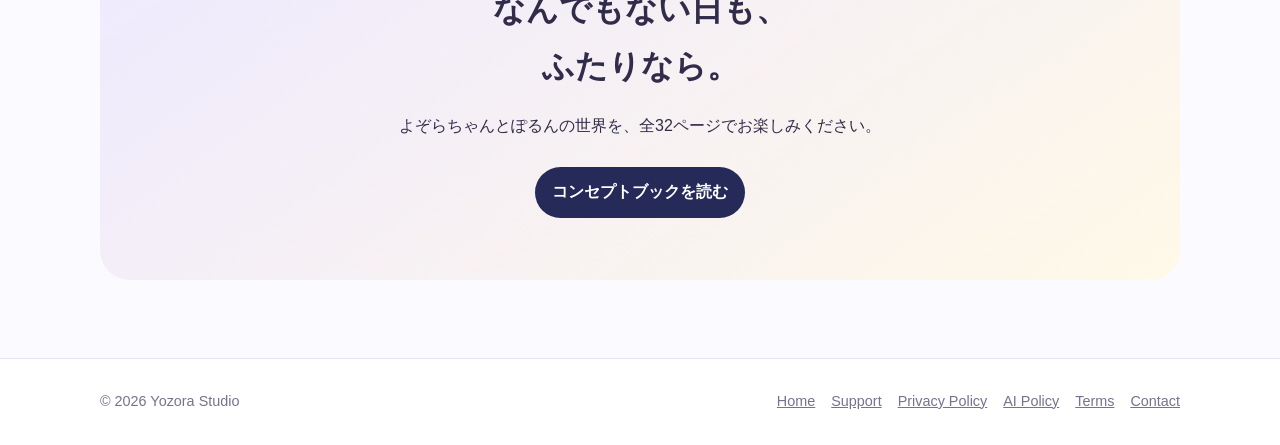
<file: concept-book.html>
<!doctype html>
<html lang="ja">

<head>
  <meta charset="utf-8">
  <meta name="viewport" content="width=device-width,initial-scale=1">

  <title>よぞらちゃん 公式コンセプトブック｜Yozora Studio</title>

  <meta
    name="description"
    content="よぞらちゃんとぽるんの世界、仲間たち、なんでもないけれど愛おしい毎日をまとめた公式コンセプトブックです。"
  >

  <link rel="canonical" href="https://yozorastudio.com/concept-book.html">

  <link rel="icon" href="/favicon.ico">
  <link rel="apple-touch-icon" href="/apple-touch-icon.png">

  <meta property="og:type" content="website">
  <meta property="og:title" content="よぞらちゃん 公式コンセプトブック｜Yozora Studio">
  <meta property="og:description" content="よぞらちゃんとぽるんの世界を、少しだけのぞいてみませんか。">
  <meta property="og:url" content="https://yozorastudio.com/concept-book.html">
  <meta property="og:image" content="https://yozorastudio.com/ogp.png">
  <meta property="og:site_name" content="Yozora Studio">

  <meta name="twitter:card" content="summary_large_image">

  <link rel="stylesheet" href="/style.css?v=20261013-music">

  <style>
    /* コンセプトブックの見出し専用 */
    .concept-hero h1 {
      font-size: clamp(2.7rem, 4.4vw, 4.3rem);
      line-height: 1.35;
      white-space: nowrap;
    }

    /* CTA見出しの2行目を途中で改行させない */
    .concept-cta .no-break {
      white-space: nowrap;
    }

    @media (max-width: 760px) {
      .concept-hero h1 {
        font-size: clamp(2.1rem, 9vw, 3.2rem);
        white-space: normal;
      }
    }
  </style>
</head>

<body>

<header class="site-header">
  <div class="wrap nav">

    <a class="brand" href="/" aria-label="Yozora Studio ホーム">
      <img src="/logo-header.png" alt="">
      <span>Yozora Studio</span>
    </a>

    <nav aria-label="メインナビゲーション">
      <a href="/#apps">Apps</a>
      <a href="/#characters">Characters</a>
      <a href="/#works">Works</a>
      
      <a href="/#about">About</a>
      <a href="/#contact">Contact</a>
    </nav>

  </div>
</header>

<main>

  <section class="concept-hero">

    <div class="wrap concept-hero-grid">

      <img
        class="concept-cover"
        src="/concept-book/page-1.jpg"
        alt="よぞらちゃん公式コンセプトブック表紙"
      >

      <div>

        <div class="eyebrow">
          OFFICIAL CONCEPT BOOK
        </div>

        <h1>
          よぞらちゃんの世界を、<br>
          のぞいてみる。
        </h1>

        <p class="concept-lead">
          おいしいパンを食べたり、夕焼けを眺めたり。
          何もしないで過ごす日もあります。
          よぞらちゃんとぽるんの毎日を、少しだけのぞいてみませんか。
        </p>

        <a
          class="btn"
          href="/concept-book/Yozora_Concept_Book_v1.pdf"
          target="_blank"
          rel="noopener noreferrer"
        >
          全32ページを読む
        </a>

        <br>

        <span class="concept-meta">
          PDF・全32ページ
        </span>

      </div>

    </div>

  </section>


  <section class="section">

    <div class="wrap">

      <div class="section-head preview-intro">

        <h2>
          ふたりの毎日と、この街の仲間たち。
        </h2>

        <p>
          よぞらちゃんとぽるんのこと、好きなもの、いつもの一日、そして季節を一緒に過ごす仲間たちを紹介しています。
        </p>

      </div>


      <div class="preview-grid">

        <figure class="preview-card">
          <img
            src="/concept-book/page-4.jpg"
            alt="よぞらちゃんの紹介ページ"
            loading="lazy"
          >
          <figcaption>
            よぞらちゃん
          </figcaption>
        </figure>


        <figure class="preview-card">
          <img
            src="/concept-book/page-6.jpg"
            alt="ぽるんの紹介ページ"
            loading="lazy"
          >
          <figcaption>
            ぽるん
          </figcaption>
        </figure>


        <figure class="preview-card">
          <img
            src="/concept-book/page-16.jpg"
            alt="いつもの公園の物語ページ"
            loading="lazy"
          >
          <figcaption>
            いつもの毎日
          </figcaption>
        </figure>


        <figure class="preview-card">
          <img
            src="/concept-book/page-28.jpg"
            alt="この街の仲間たちの紹介ページ"
            loading="lazy"
          >
          <figcaption>
            この街の仲間たち
          </figcaption>
        </figure>

      </div>

    </div>

  </section>


  <section class="section alt">

    <div class="wrap concept-cta">

      <h2>
        なんでもない日も、<br>
        <span class="no-break">ふたりなら。</span>
      </h2>

      <p>
        よぞらちゃんとぽるんの世界を、全32ページでお楽しみください。
      </p>

      <a
        class="btn"
        href="/concept-book/Yozora_Concept_Book_v1.pdf"
        target="_blank"
        rel="noopener noreferrer"
      >
        コンセプトブックを読む
      </a>

    </div>

  </section>

</main>


<footer class="site-footer">

  <div class="wrap footer-row">

    <div>
      © 2026 Yozora Studio
    </div>

    <div class="footer-links">
      <a href="/">Home</a>
      <a href="/support.html">Support</a>
      <a href="/privacy.html">Privacy Policy</a>
      <a href="/ai-policy.html">AI Policy</a>
      <a href="/terms.html">Terms</a>
      <a href="mailto:yozorastudio24@gmail.com">Contact</a>
    </div>

  </div>

</footer>

</body>
</html>
</file>
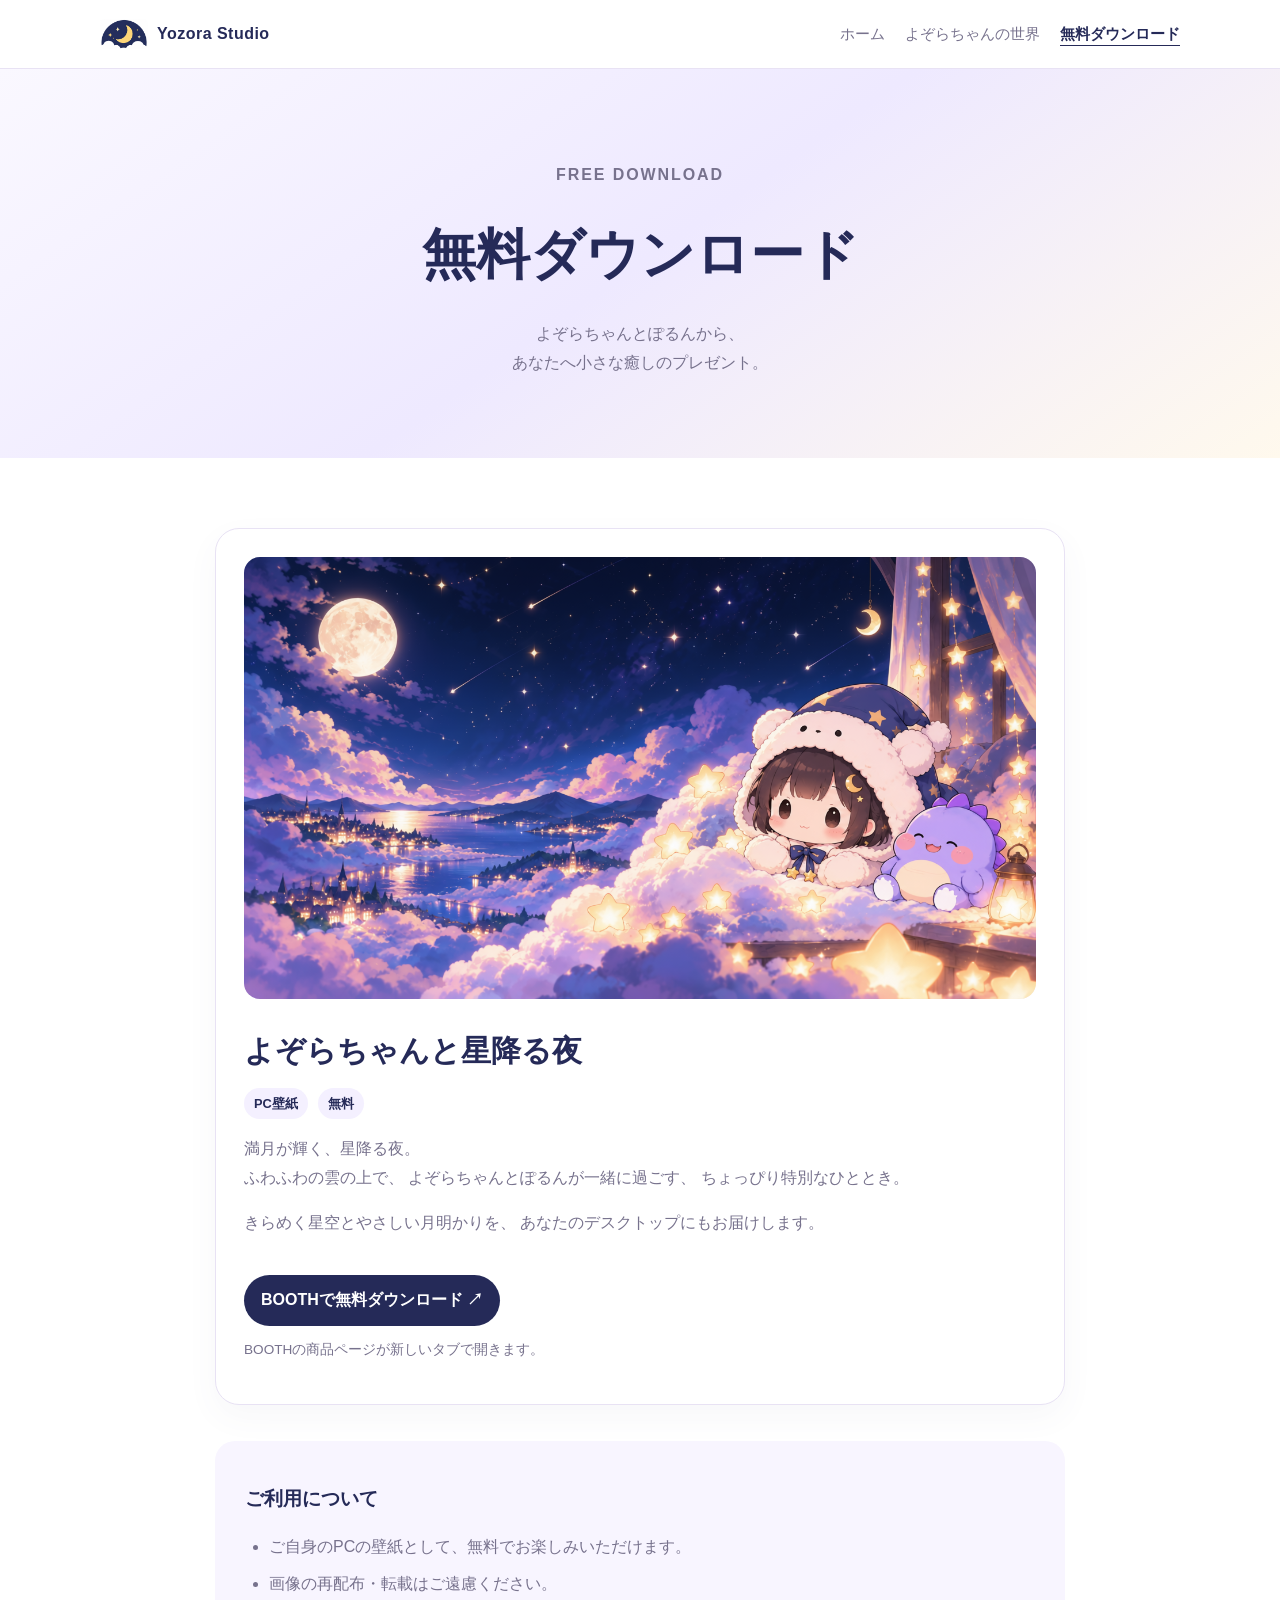
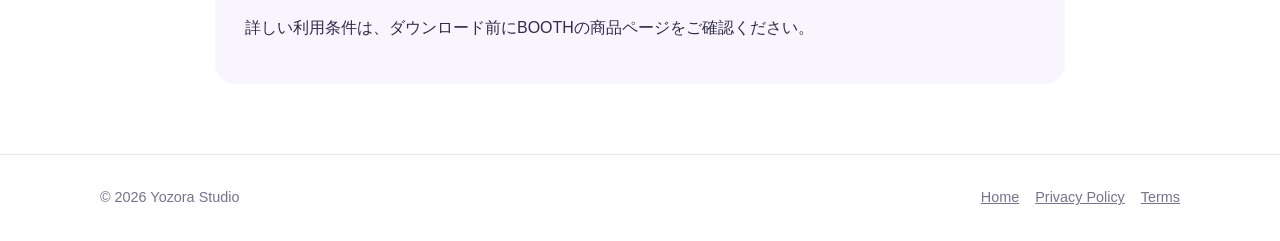
<file: free-download.html>
<!DOCTYPE html>
<html lang="ja">
<head>
  <meta charset="UTF-8">
  <meta name="viewport" content="width=device-width, initial-scale=1">
  <title>無料ダウンロード | Yozora Studio</title>
  <meta name="description" content="よぞらちゃんとぽるんの無料のPC壁紙をお届けします。Yozora Studioのオリジナルコンテンツをお楽しみください。">
  <link rel="canonical" href="https://yozorastudio.com/free-download.html">
  <link rel="icon" href="/favicon.ico">
  <link rel="stylesheet" href="/style.css?v=20261013-music">
  <link rel="apple-touch-icon" href="/apple-touch-icon.png">
  <meta property="og:type" content="website">
  <meta property="og:title" content="無料ダウンロード | Yozora Studio">
  <meta property="og:description" content="壁紙『よぞらちゃんと星降る夜』を無料でお届けします。">
  <meta property="og:url" content="https://yozorastudio.com/free-download.html">
  <meta property="og:image" content="https://yozorastudio.com/yozora-night-wallpaper.png">
  <meta name="twitter:card" content="summary_large_image">
  <style>
    .download-skip { position: fixed; top: -100px; left: 16px; z-index: 30; padding: 12px; background: var(--deep); color: white; }
    .download-skip:focus { top: 12px; }
    a:focus-visible { outline: 3px solid var(--deep); outline-offset: 4px; }
    nav a[aria-current="page"] { color: var(--deep); text-decoration: underline; text-underline-offset: 6px; }
    .download-card .download-external { font-size: .85rem; margin-top: 12px; }
    .download-card .btn { white-space: normal; text-align: center; }
    .download-notes li + li { margin-top: 8px; }
    .download-hero {
      padding: 76px 20px 65px;
      text-align: center;
      background: linear-gradient(145deg, #faf8ff, #eee9ff, #fff9ed);
    }
    .download-hero h1 {
      color: #252a58;
      font-size: clamp(2rem, 5vw, 3.4rem);
      margin: 10px 0;
    }
    .download-hero p {
      color: #77728d;
    }
    .download-list {
      padding: 70px 0;
    }
    .download-card {
      max-width: 850px;
      margin: 0 auto;
      padding: 28px;
    }
    .download-card img {
      width: 100%;
      height: auto;
      aspect-ratio: 1376 / 768;
      object-fit: contain;
      border-radius: 16px;
    }
    .download-card h2 {
      font-size: clamp(1.4rem, 3vw, 1.9rem);
      margin: 24px 0 10px;
      color: #252a58;
    }
    .download-card p {
      color: #77728d;
    }
    .download-card .tag {
      margin-right: 6px;
    }
    .download-card .btn {
      margin-top: 22px;
    }
    .download-notes {
      max-width: 850px;
      margin: 36px auto 0;
      padding: 25px 30px;
      border-radius: 20px;
      background: #f8f5ff;
    }
    .download-notes h2 {
      font-size: 1.2rem;
      color: #252a58;
    }
    .download-notes ul {
      padding-left: 1.5em;
      color: #77728d;
    }
    @media (max-width: 600px) {
      .download-hero { padding: 50px 18px; }
      .download-list { padding: 45px 0; }
      .download-card { padding: 16px; }
      .download-notes { padding: 20px; }
    }
  </style>
</head>

<body>
  <a class="download-skip" href="#main-content">本文へ移動</a>
  <header class="site-header">
    <div class="wrap nav">
      <a class="brand" href="/" aria-label="Yozora Studio ホーム">
        <img src="/logo-header.png" alt="">
        <span>Yozora Studio</span>
      </a>
      <nav aria-label="メインナビゲーション">
        <a href="/">ホーム</a>
        <a href="/#yozora-world">よぞらちゃんの世界</a>
        <a href="/free-download.html" aria-current="page">無料ダウンロード</a>
      </nav>
    </div>
  </header>

  <main id="main-content">
    <section class="download-hero">
      <div class="wrap">
        <p class="eyebrow">FREE DOWNLOAD</p>
        <h1>無料ダウンロード</h1>
        <p>
          よぞらちゃんとぽるんから、<br>
          あなたへ小さな癒しのプレゼント。
        </p>
      </div>
    </section>

    <section class="download-list">
      <div class="wrap">
        <article class="card download-card">
          <img
            src="/yozora-night-wallpaper.png"
            alt="月と星が輝く夜空の下、よぞらちゃんとぽるんが雲の上で過ごすPC壁紙"
            width="1376"
            height="768"
          >

          <h2>よぞらちゃんと星降る夜</h2>

          <span class="tag">PC壁紙</span>
          <span class="tag">無料</span>

          <p>
            満月が輝く、星降る夜。<br>
            ふわふわの雲の上で、
            よぞらちゃんとぽるんが一緒に過ごす、
            ちょっぴり特別なひととき。
          </p>

          <p>
            きらめく星空とやさしい月明かりを、
            あなたのデスクトップにもお届けします。
          </p>

          <a
            class="btn"
            href="https://og2um.booth.pm/items/8999427"
            target="_blank"
            rel="noopener noreferrer"
          >
            BOOTHで無料ダウンロード ↗
          </a>
          <p class="download-external">BOOTHの商品ページが新しいタブで開きます。</p>
        </article>

        <aside class="download-notes">
          <h2>ご利用について</h2>
          <ul>
            <li>ご自身のPCの壁紙として、無料でお楽しみいただけます。</li>
            <li>画像の再配布・転載はご遠慮ください。</li>
          </ul>
          <p>詳しい利用条件は、ダウンロード前にBOOTHの商品ページをご確認ください。</p>
        </aside>
      </div>
    </section>
  </main>

  <footer class="site-footer">
    <div class="wrap footer-row">
      <span>© 2026 Yozora Studio</span>
      <div class="footer-links">
        <a href="/">Home</a>
        <a href="/privacy.html">Privacy Policy</a>
        <a href="/terms.html">Terms</a>
      </div>
    </div>
  </footer>
</body>
</html>
</file>
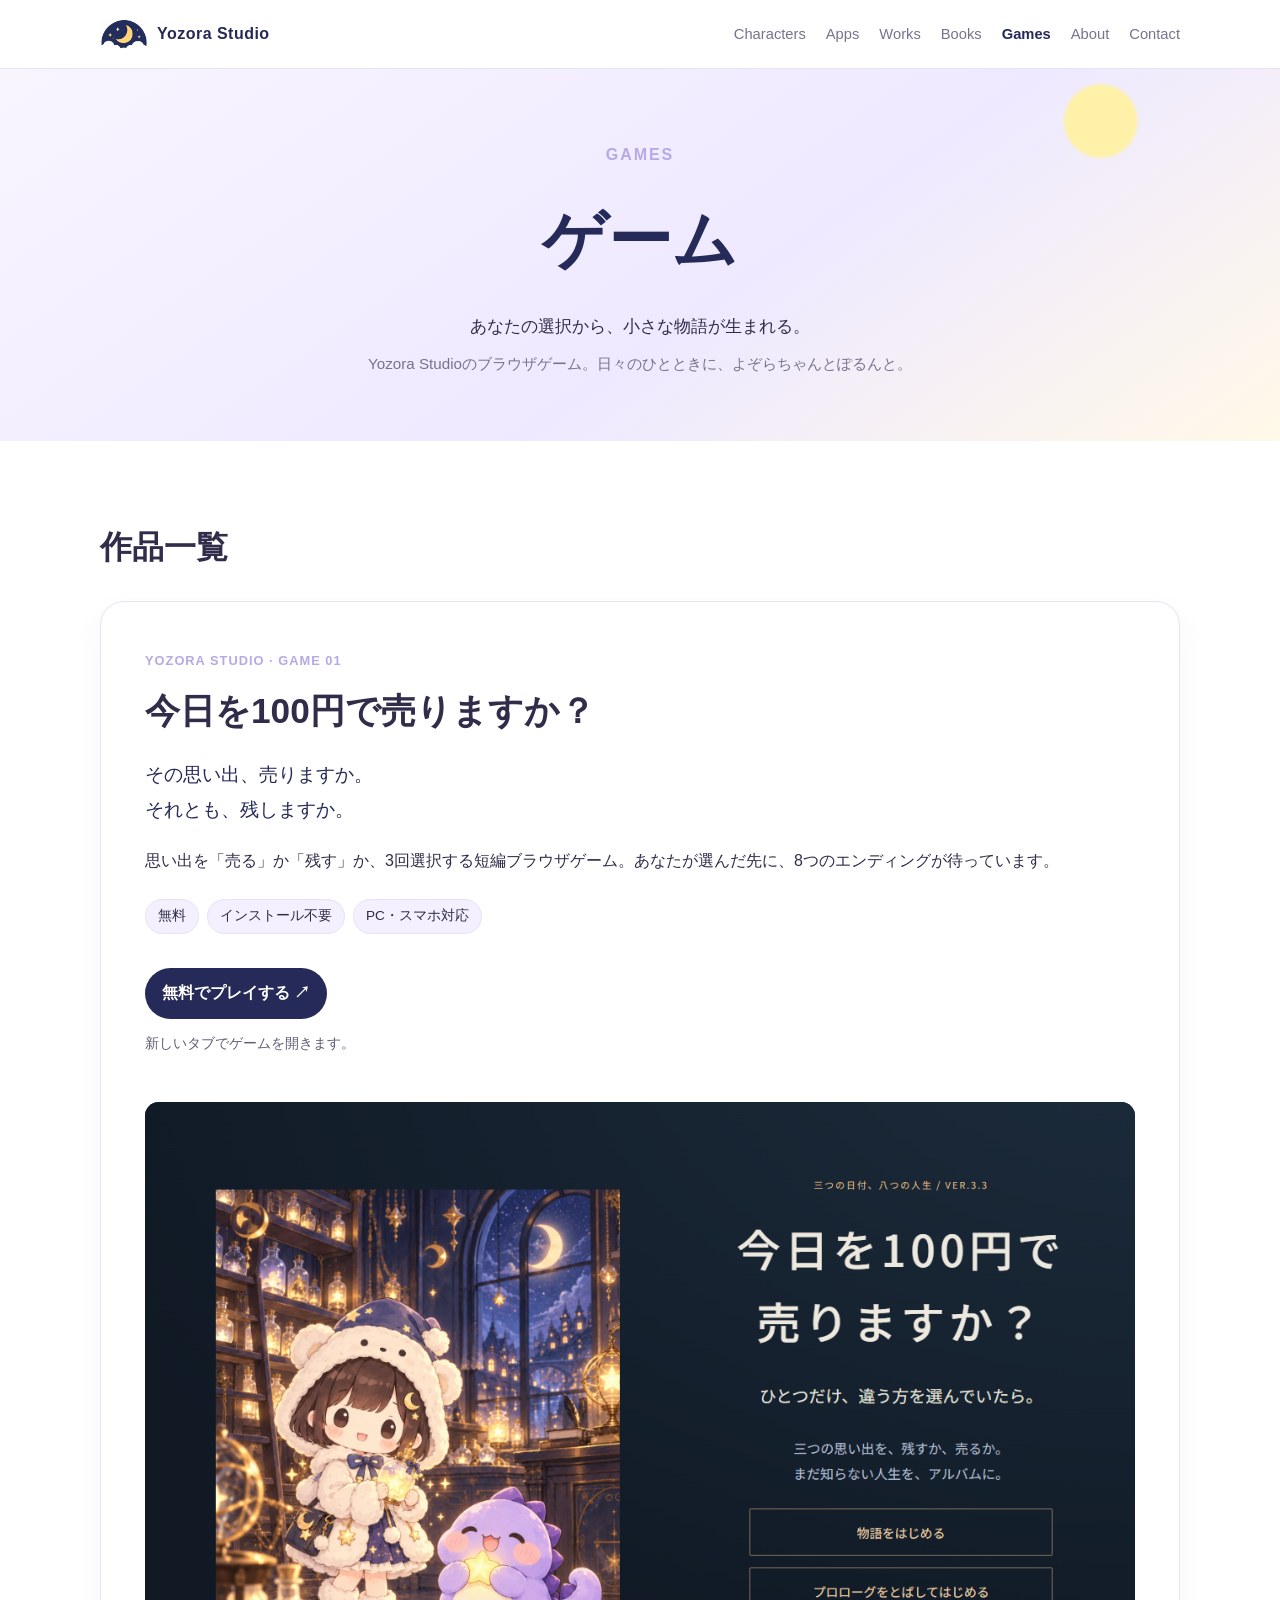
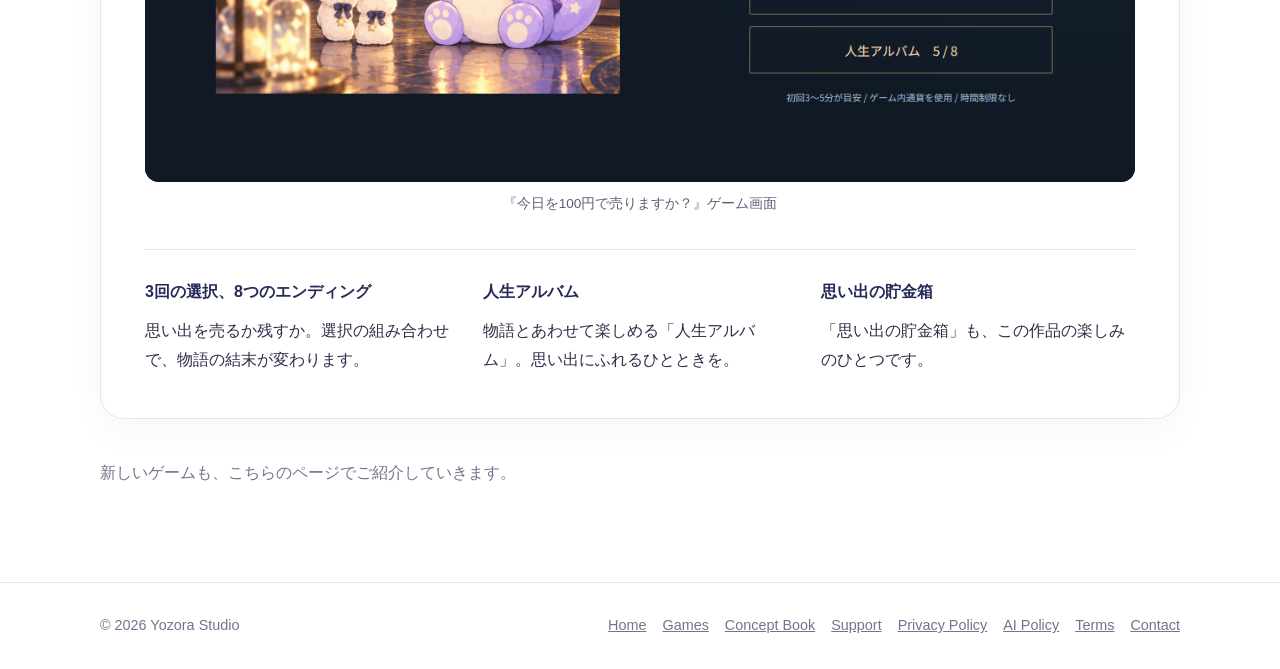
<file: games.html>
<!doctype html>
<html lang="ja">
<head>
  <meta charset="utf-8">
  <meta name="viewport" content="width=device-width,initial-scale=1">
  <title>ゲーム｜Yozora Studio</title>
  <meta name="description" content="Yozora Studioのゲーム紹介。第1作『今日を100円で売りますか？』は、思い出を売るか残すかを3回選択する短編ブラウザゲーム。無料・インストール不要でPC・スマホから遊べます。">
  <link rel="canonical" href="https://yozorastudio.com/games.html">
  <link rel="icon" href="/favicon.ico">
  <link rel="apple-touch-icon" href="/apple-touch-icon.png">
  <link rel="stylesheet" href="/style.css?v=20261013-music">
  <link rel="stylesheet" href="/games.css?v=20261020-image">
  <meta property="og:type" content="website">
  <meta property="og:title" content="ゲーム｜Yozora Studio">
  <meta property="og:description" content="思い出を売るか、残すか。3回の選択と8つのエンディング。無料の短編ブラウザゲームをお届けします。">
  <meta property="og:url" content="https://yozorastudio.com/games.html">
  <meta property="og:image" content="https://yozorastudio.com/ogp.png">
  <meta property="og:site_name" content="Yozora Studio">
  <meta name="twitter:card" content="summary_large_image">
</head>
<body>
<header class="site-header">
  <div class="wrap nav">
    <a class="brand" href="/" aria-label="Yozora Studio ホーム">
      <img src="/logo-header.png" alt=""><span>Yozora Studio</span>
    </a>
    <nav aria-label="メインナビゲーション">
      <a href="/#characters">Characters</a>
      <a href="/#apps">Apps</a>
      <a href="/#works">Works</a>
      <a href="/books.html">Books</a>
      
      <a href="/games.html" aria-current="page">Games</a>
      <a href="/#about">About</a>
      <a href="/#contact">Contact</a>
    </nav>
  </div>
</header>
<main id="main-content">
  <section class="books-hero">
    <div class="wrap">
      <div class="eyebrow">GAMES</div>
      <h1>ゲーム</h1>
      <p class="books-lead">あなたの選択から、小さな物語が生まれる。</p>
      <p class="books-sublead">Yozora Studioのブラウザゲーム。日々のひとときに、よぞらちゃんとぽるんと。</p>
    </div>
  </section>
  <section class="section" aria-labelledby="games-title">
    <div class="wrap games-list">
      <h2 id="games-title">作品一覧</h2>
      <!-- 新しい作品は、この一覧にarticleを追加してください。 -->
      <article class="card game-card" id="memory-shop" aria-labelledby="memory-shop-title">
        <div class="game-intro">
          <div class="game-copy">
            <span class="book-type">YOZORA STUDIO · GAME 01</span>
            <h3 id="memory-shop-title">今日を100円で売りますか？</h3>
            <p class="game-question">その思い出、売りますか。<br>それとも、残しますか。</p>
            <p>思い出を「売る」か「残す」か、3回選択する短編ブラウザゲーム。あなたが選んだ先に、8つのエンディングが待っています。</p>
            <ul class="game-tags" aria-label="プレイ環境"><li>無料</li><li>インストール不要</li><li>PC・スマホ対応</li></ul>
            <a class="btn" href="https://yozora-memory-shop.pages.dev" target="_blank" rel="noopener noreferrer">無料でプレイする ↗</a>
            <p class="game-note">新しいタブでゲームを開きます。</p>
          </div>
          <figure class="game-screenshot">
            <img src="/game01.png" alt="『今日を100円で売りますか？』タイトル画面。思い出のお店にいるよぞらちゃんとぽるん" width="1176" height="808">
            <figcaption>『今日を100円で売りますか？』ゲーム画面</figcaption>
          </figure>
        </div>
        <dl class="game-features">
          <div><dt>3回の選択、8つのエンディング</dt><dd>思い出を売るか残すか。選択の組み合わせで、物語の結末が変わります。</dd></div>
          <div><dt>人生アルバム</dt><dd>物語とあわせて楽しめる「人生アルバム」。思い出にふれるひとときを。</dd></div>
          <div><dt>思い出の貯金箱</dt><dd>「思い出の貯金箱」も、この作品の楽しみのひとつです。</dd></div>
        </dl>
      </article>
      <p class="muted">新しいゲームも、こちらのページでご紹介していきます。</p>
    </div>
  </section>
</main>
<footer class="site-footer">
  <div class="wrap footer-row">
    <div>© 2026 Yozora Studio</div>
    <div class="footer-links">
      <a href="/">Home</a><a href="/games.html">Games</a><a href="/concept-book.html">Concept Book</a><a href="/support.html">Support</a><a href="/privacy.html">Privacy Policy</a><a href="/ai-policy.html">AI Policy</a><a href="/terms.html">Terms</a><a href="mailto:yozorastudio24@gmail.com">Contact</a>
    </div>
  </div>
</footer>
</body>
</html>
</file>
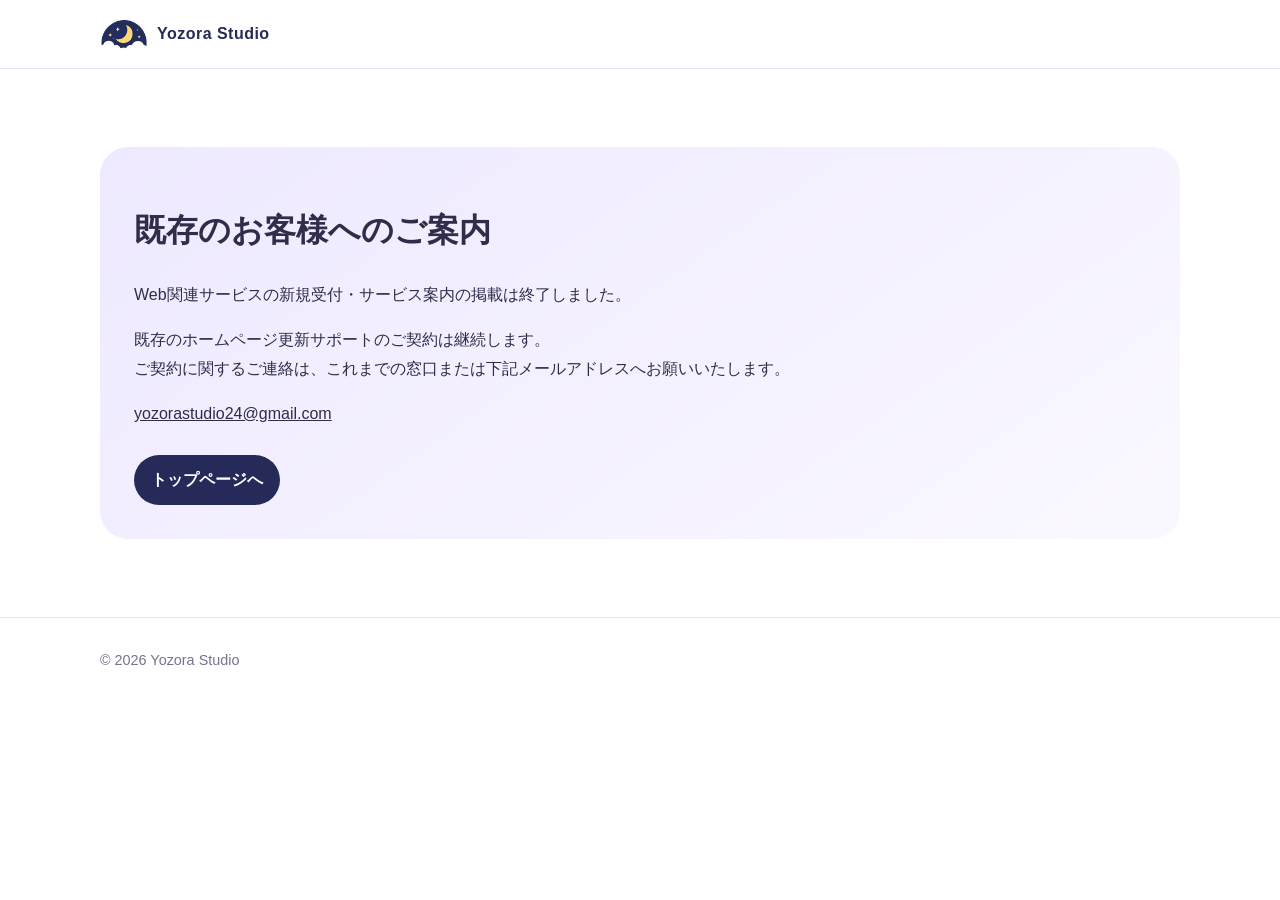
<file: home-update-support.html>
<!doctype html>
<html lang="ja">
<head>
  <meta charset="utf-8">
  <meta name="viewport" content="width=device-width,initial-scale=1">
  <meta name="robots" content="noindex,follow">
  <title>既存のお客様へのご案内｜Yozora Studio</title>
  <meta name="description" content="既存のご契約に関するお問い合わせのご案内です。">
  <link rel="icon" href="/favicon.ico">
  <link rel="stylesheet" href="/style.css?v=20261013-music">
</head>
<body>
  <header class="site-header"><div class="wrap nav"><a class="brand" href="/"><img src="/logo-header.png" alt=""><span>Yozora Studio</span></a></div></header>
  <main class="section"><div class="wrap"><div class="contact-box">
    <h1>既存のお客様へのご案内</h1>
    <p>Web関連サービスの新規受付・サービス案内の掲載は終了しました。</p>
    <p>既存のホームページ更新サポートのご契約は継続します。<br>ご契約に関するご連絡は、これまでの窓口または下記メールアドレスへお願いいたします。</p>
    <p><a href="mailto:yozorastudio24@gmail.com">yozorastudio24@gmail.com</a></p>
    <a class="btn" href="/">トップページへ</a>
  </div></div></main>
  <footer class="site-footer"><div class="wrap">© 2026 Yozora Studio</div></footer>
</body>
</html>
</file>
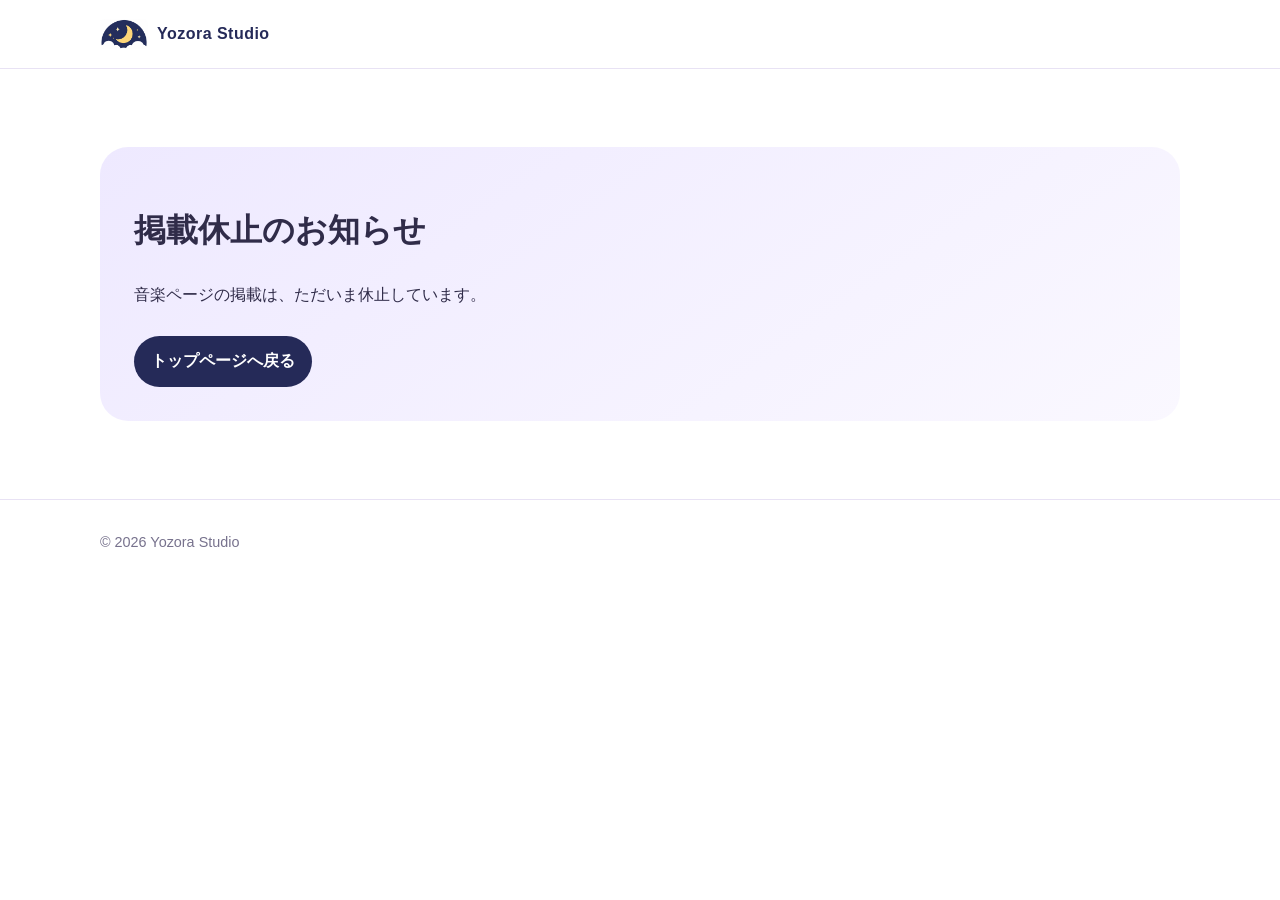
<file: music.html>
<!doctype html>
<html lang="ja">
<head>
  <meta charset="utf-8">
  <meta name="viewport" content="width=device-width,initial-scale=1">
  <meta name="robots" content="noindex,follow">
  <title>掲載休止のお知らせ｜Yozora Studio</title>
  <link rel="icon" href="/favicon.ico">
  <link rel="stylesheet" href="/style.css?v=20261013-music">
</head>
<body>
  <header class="site-header"><div class="wrap nav"><a class="brand" href="/"><img src="/logo-header.png" alt=""><span>Yozora Studio</span></a></div></header>
  <main class="section"><div class="wrap"><div class="contact-box">
    <h1>掲載休止のお知らせ</h1>
    <p>音楽ページの掲載は、ただいま休止しています。</p>
    <a class="btn" href="/">トップページへ戻る</a>
  </div></div></main>
  <footer class="site-footer"><div class="wrap">© 2026 Yozora Studio</div></footer>
</body>
</html>
</file>
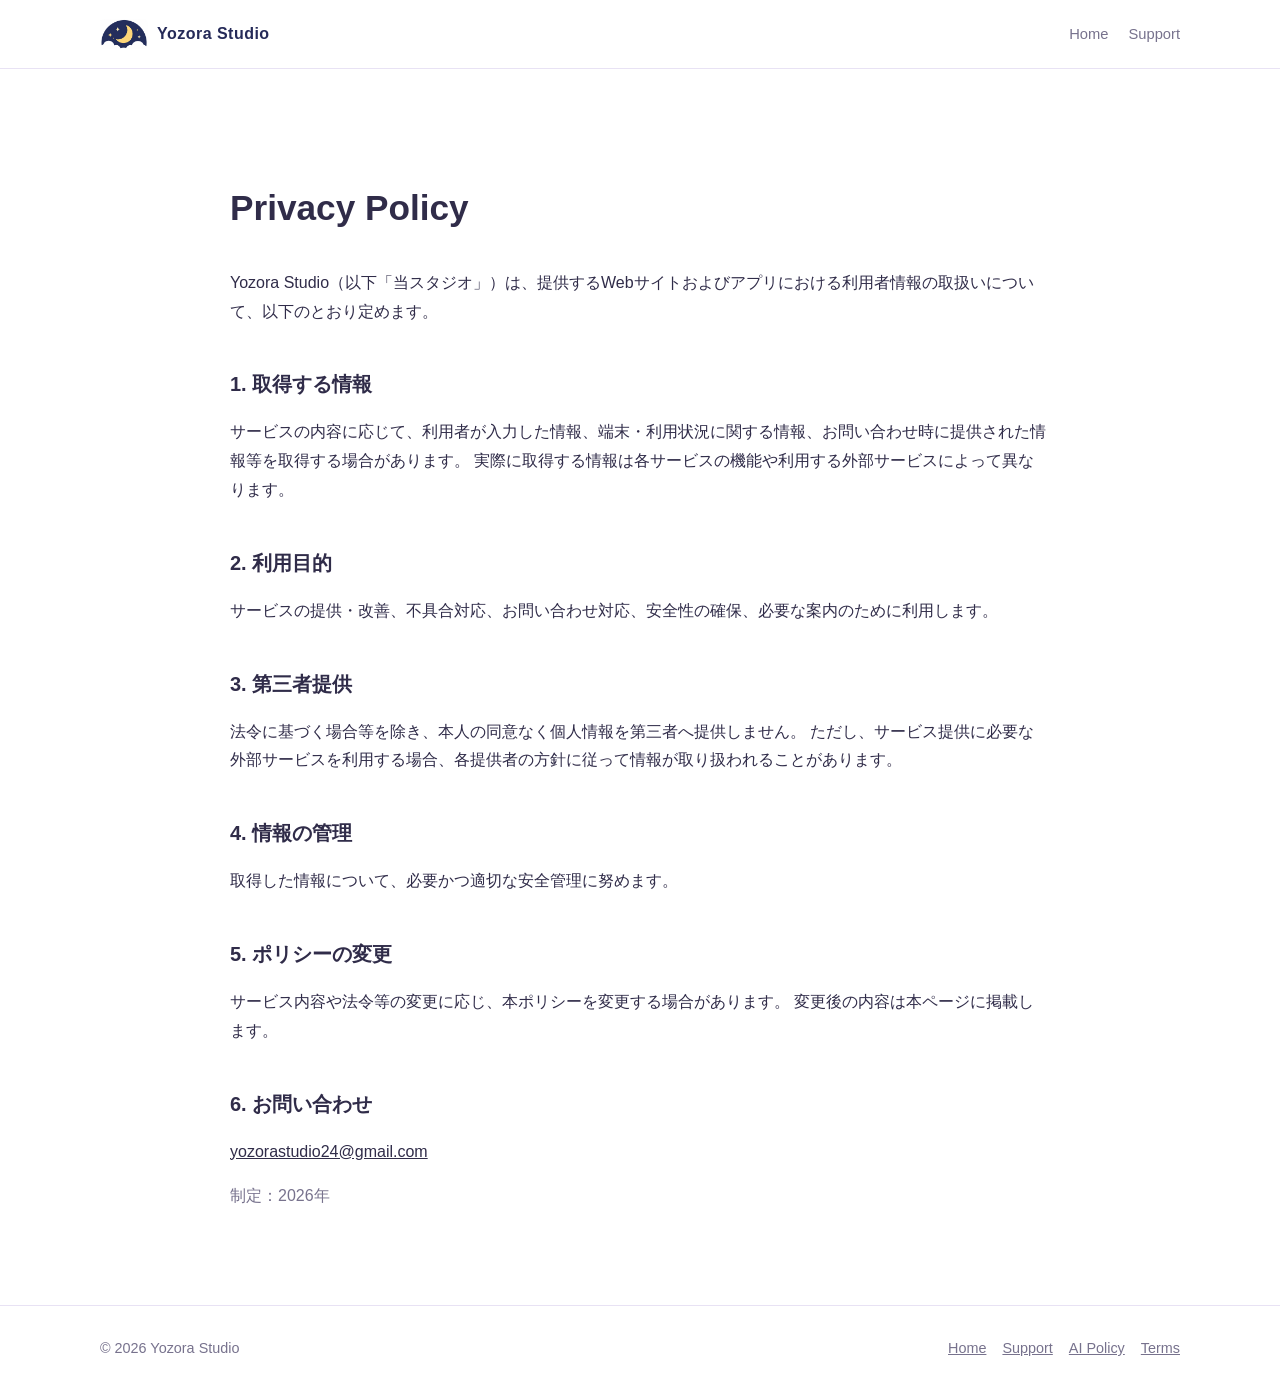
<file: privacy.html>
<!doctype html>
<html lang="ja">

<head>
  <meta charset="utf-8">
  <meta name="viewport" content="width=device-width,initial-scale=1">

  <title>Privacy Policy｜Yozora Studio</title>

  <meta
    name="description"
    content="Yozora Studioのプライバシーポリシー"
  >

  <link rel="canonical" href="https://yozorastudio.com/privacy.html">

  <link rel="icon" href="/favicon.ico">
  <link rel="stylesheet" href="/style.css?v=20261009-consultation">
</head>

<body>

<header class="site-header">

  <div class="wrap nav">

    <a class="brand" href="/" aria-label="Yozora Studio ホーム">
      <img src="/logo-header.png" alt="">
      <span>Yozora Studio</span>
    </a>

    <nav>
      <a href="/">Home</a>
      <a href="/support.html">Support</a>
    </nav>

  </div>

</header>


<main class="section">

  <article class="wrap legal">

    <h1>Privacy Policy</h1>

    <p>
      Yozora Studio（以下「当スタジオ」）は、提供するWebサイトおよびアプリにおける利用者情報の取扱いについて、以下のとおり定めます。
    </p>

    <h2>1. 取得する情報</h2>

    <p>
      サービスの内容に応じて、利用者が入力した情報、端末・利用状況に関する情報、お問い合わせ時に提供された情報等を取得する場合があります。
      実際に取得する情報は各サービスの機能や利用する外部サービスによって異なります。
    </p>

    <h2>2. 利用目的</h2>

    <p>
      サービスの提供・改善、不具合対応、お問い合わせ対応、安全性の確保、必要な案内のために利用します。
    </p>

    <h2>3. 第三者提供</h2>

    <p>
      法令に基づく場合等を除き、本人の同意なく個人情報を第三者へ提供しません。
      ただし、サービス提供に必要な外部サービスを利用する場合、各提供者の方針に従って情報が取り扱われることがあります。
    </p>

    <h2>4. 情報の管理</h2>

    <p>
      取得した情報について、必要かつ適切な安全管理に努めます。
    </p>

    <h2>5. ポリシーの変更</h2>

    <p>
      サービス内容や法令等の変更に応じ、本ポリシーを変更する場合があります。
      変更後の内容は本ページに掲載します。
    </p>

    <h2>6. お問い合わせ</h2>

    <p>
      <a href="mailto:yozorastudio24@gmail.com">
        yozorastudio24@gmail.com
      </a>
    </p>

    <p class="muted">
      制定：2026年
    </p>

  </article>

</main>


<footer class="site-footer">

  <div class="wrap footer-row">

    <div>
      © 2026 Yozora Studio
    </div>

        <div class="footer-links">
      <a href="/">Home</a>
      <a href="/support.html">Support</a>
      <a href="/ai-policy.html">AI Policy</a>
      <a href="/terms.html">Terms</a>
    </div>

  </div>

</footer>

</body>
</html>
</file>
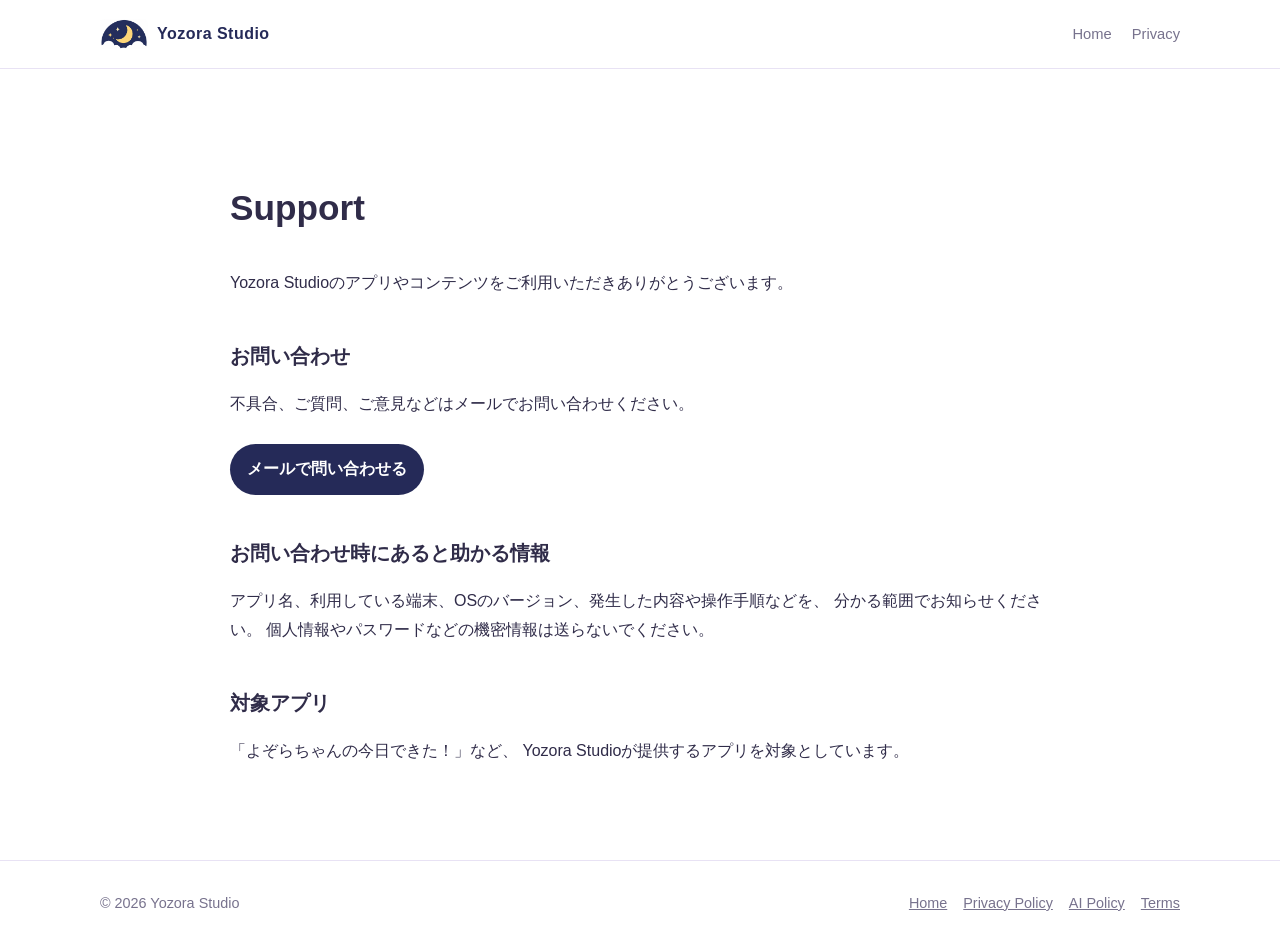
<file: support.html>
<!doctype html>
<html lang="ja">

<head>
  <meta charset="utf-8">
  <meta name="viewport" content="width=device-width,initial-scale=1">

  <title>Support｜Yozora Studio</title>

  <meta
    name="description"
    content="Yozora Studioのアプリ・コンテンツに関するサポート"
  >

  <link rel="canonical" href="https://yozorastudio.com/support.html">

  <link rel="icon" href="/favicon.ico">
  <link rel="stylesheet" href="/style.css?v=20261009-consultation">
</head>

<body>

<header class="site-header">
  <div class="wrap nav">

    <a class="brand" href="/" aria-label="Yozora Studio ホーム">
      <img src="/logo-header.png" alt="">
      <span>Yozora Studio</span>
    </a>

    <nav>
      <a href="/">Home</a>
      <a href="/privacy.html">Privacy</a>
    </nav>

  </div>
</header>

<main class="section">

  <article class="wrap legal">

    <h1>Support</h1>

    <p>
      Yozora Studioのアプリやコンテンツをご利用いただきありがとうございます。
    </p>

    <h2>お問い合わせ</h2>

    <p>
      不具合、ご質問、ご意見などはメールでお問い合わせください。
    </p>

    <a
      class="btn"
      href="mailto:yozorastudio24@gmail.com?subject=Yozora%20Studio%20Support"
    >
      メールで問い合わせる
    </a>

    <h2>お問い合わせ時にあると助かる情報</h2>

    <p>
      アプリ名、利用している端末、OSのバージョン、発生した内容や操作手順などを、
      分かる範囲でお知らせください。
      個人情報やパスワードなどの機密情報は送らないでください。
    </p>

    <h2>対象アプリ</h2>

    <p>
      「よぞらちゃんの今日できた！」など、
      Yozora Studioが提供するアプリを対象としています。
    </p>

  </article>

</main>

<footer class="site-footer">

  <div class="wrap footer-row">

    <div>
      © 2026 Yozora Studio
    </div>

    <div class="footer-links">
      <a href="/">Home</a>
      <a href="/privacy.html">Privacy Policy</a>
      <a href="/ai-policy.html">AI Policy</a>
      <a href="/terms.html">Terms</a>
    </div>

  </div>

</footer>

</body>
</html>
</file>
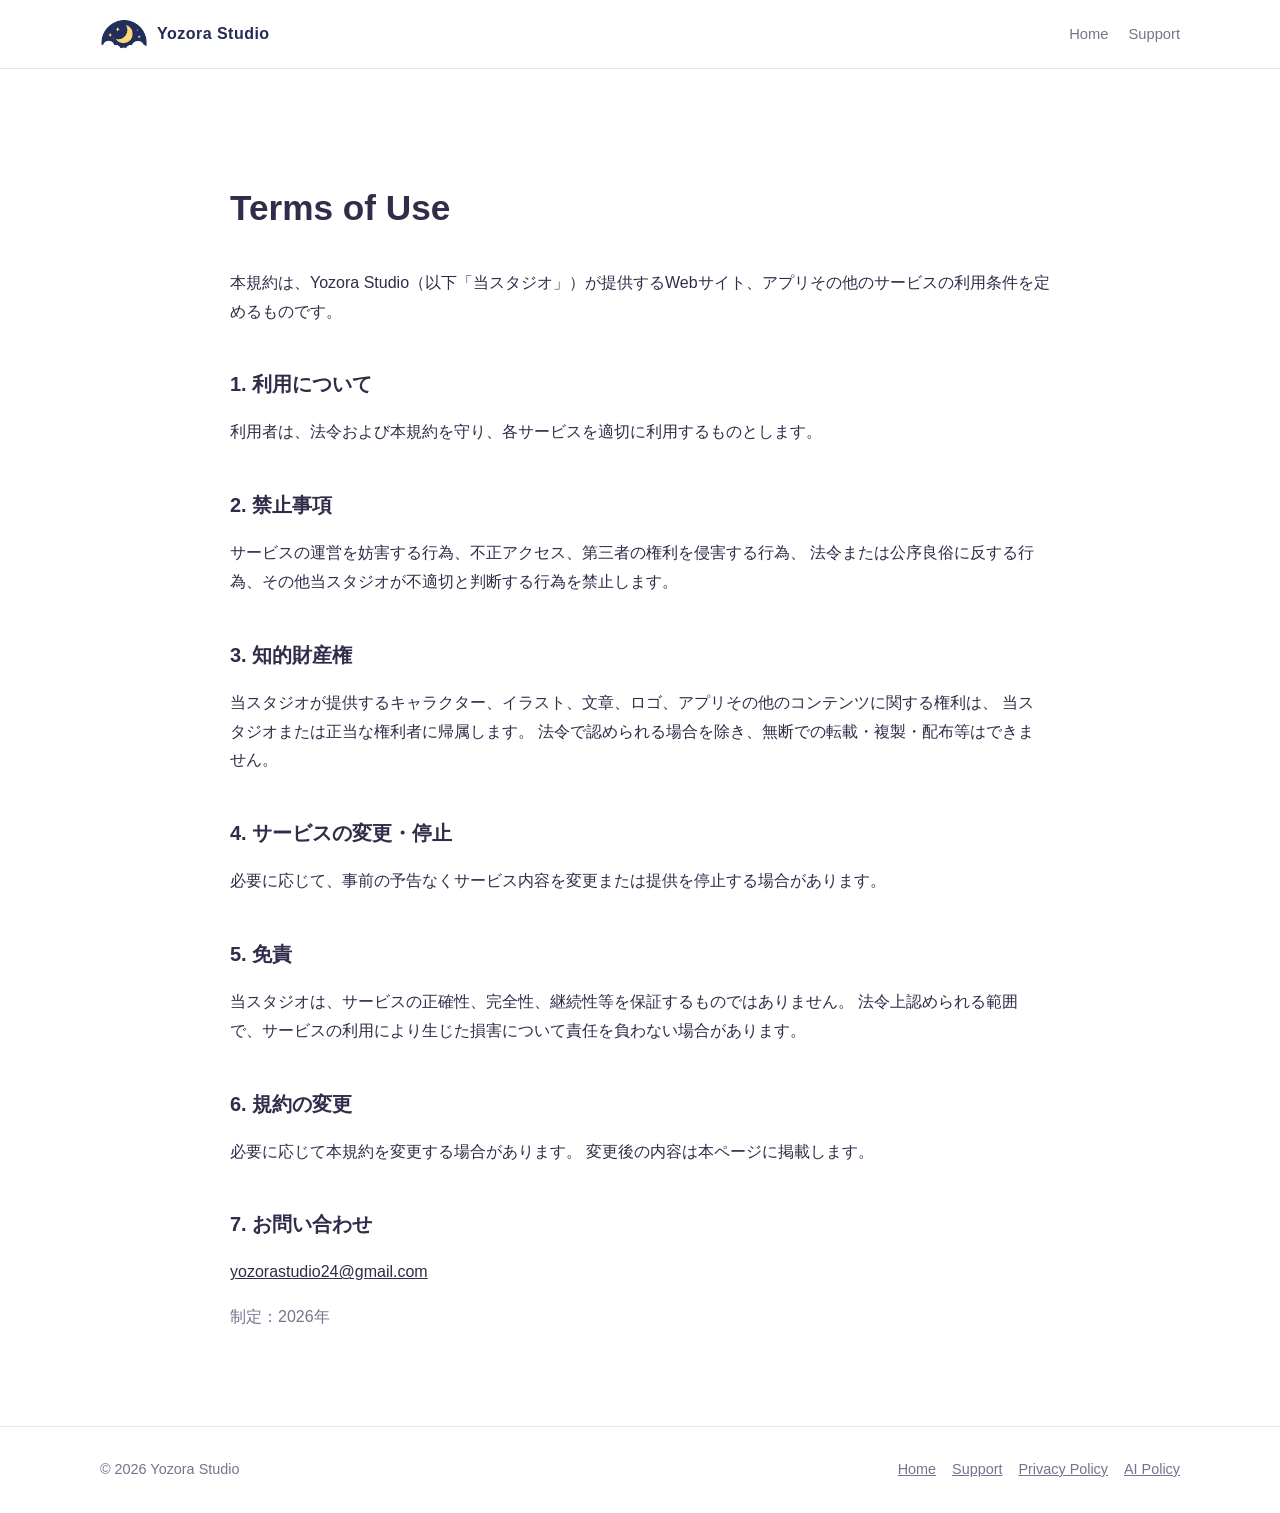
<file: terms.html>
<!doctype html>
<html lang="ja">

<head>
  <meta charset="utf-8">
  <meta name="viewport" content="width=device-width,initial-scale=1">

  <title>Terms｜Yozora Studio</title>

  <meta
    name="description"
    content="Yozora Studioの利用規約"
  >

  <link rel="canonical" href="https://yozorastudio.com/terms.html">

  <link rel="icon" href="/favicon.ico">
  <link rel="stylesheet" href="/style.css?v=20261009-consultation">
</head>

<body>

<header class="site-header">

  <div class="wrap nav">

    <a class="brand" href="/" aria-label="Yozora Studio ホーム">
      <img src="/logo-header.png" alt="">
      <span>Yozora Studio</span>
    </a>

    <nav>
      <a href="/">Home</a>
      <a href="/support.html">Support</a>
    </nav>

  </div>

</header>


<main class="section">

  <article class="wrap legal">

    <h1>Terms of Use</h1>

    <p>
      本規約は、Yozora Studio（以下「当スタジオ」）が提供するWebサイト、アプリその他のサービスの利用条件を定めるものです。
    </p>

    <h2>1. 利用について</h2>

    <p>
      利用者は、法令および本規約を守り、各サービスを適切に利用するものとします。
    </p>

    <h2>2. 禁止事項</h2>

    <p>
      サービスの運営を妨害する行為、不正アクセス、第三者の権利を侵害する行為、
      法令または公序良俗に反する行為、その他当スタジオが不適切と判断する行為を禁止します。
    </p>

    <h2>3. 知的財産権</h2>

    <p>
      当スタジオが提供するキャラクター、イラスト、文章、ロゴ、アプリその他のコンテンツに関する権利は、
      当スタジオまたは正当な権利者に帰属します。
      法令で認められる場合を除き、無断での転載・複製・配布等はできません。
    </p>

    <h2>4. サービスの変更・停止</h2>

    <p>
      必要に応じて、事前の予告なくサービス内容を変更または提供を停止する場合があります。
    </p>

    <h2>5. 免責</h2>

    <p>
      当スタジオは、サービスの正確性、完全性、継続性等を保証するものではありません。
      法令上認められる範囲で、サービスの利用により生じた損害について責任を負わない場合があります。
    </p>

    <h2>6. 規約の変更</h2>

    <p>
      必要に応じて本規約を変更する場合があります。
      変更後の内容は本ページに掲載します。
    </p>

    <h2>7. お問い合わせ</h2>

    <p>
      <a href="mailto:yozorastudio24@gmail.com">
        yozorastudio24@gmail.com
      </a>
    </p>

    <p class="muted">
      制定：2026年
    </p>

  </article>

</main>


<footer class="site-footer">

  <div class="wrap footer-row">

    <div>
      © 2026 Yozora Studio
    </div>

    <div class="footer-links">
      <a href="/">Home</a>
      <a href="/support.html">Support</a>
      <a href="/privacy.html">Privacy Policy</a>
      <a href="/ai-policy.html">AI Policy</a>
    </div>

  </div>

</footer>

</body>
</html>
</file>
<file: style.css>
:root {
  --ink: #302c49;
  --muted: #77728d;
  --purple: #b7a9e6;
  --deep: #252a58;
  --lav: #f4f0ff;
  --line: #e8e2f4;
  --gold: #f4d56b;
  --cream: #fff8e8;
  --white: #fff;
}

* {
  box-sizing: border-box;
}

html {
  scroll-behavior: smooth;
}

body {
  margin: 0;
  font-family: -apple-system, BlinkMacSystemFont, "Segoe UI", "Noto Sans JP", sans-serif;
  color: var(--ink);
  background: #fff;
  line-height: 1.8;
}

a {
  color: inherit;
}

img {
  max-width: 100%;
  display: block;
}

.wrap {
  width: min(1080px, calc(100% - 40px));
  margin: auto;
}


/* =========================
   Header
========================= */

.site-header {
  position: sticky;
  top: 0;
  z-index: 10;
  background: #ffffffed;
  backdrop-filter: blur(10px);
  border-bottom: 1px solid var(--line);
}

.nav {
  min-height: 68px;
  display: flex;
  align-items: center;
  justify-content: space-between;
  gap: 24px;
}

.brand {
  text-decoration: none;
  font-weight: 800;
  letter-spacing: .03em;
  color: var(--deep);
  display: flex;
  align-items: center;
  gap: 9px;
}

.brand img {
  width: 48px;
  height: 36px;
  object-fit: contain;
  border-radius: 8px;
}

.brand span {
  white-space: nowrap;
}

nav {
  display: flex;
  gap: 20px;
  flex-wrap: wrap;
}

nav a {
  text-decoration: none;
  font-size: .92rem;
  color: var(--muted);
}

nav a:hover {
  color: var(--purple);
}


/* =========================
   Hero
========================= */

.hero {
  background:
    radial-gradient(
      circle at 85% 15%,
      #fff6ca 0 4%,
      transparent 5%
    ),
    linear-gradient(
      145deg,
      #faf8ff,
      #eee9ff
    );

  padding: 72px 0 56px;
}

.hero-grid {
  display: grid;
  grid-template-columns: 1.05fr .95fr;
  align-items: center;
  gap: 40px;
}

.eyebrow {
  color: var(--purple);
  font-weight: 700;
  letter-spacing: .12em;
}

.hero h1 {
  font-size: clamp(2.35rem, 4.5vw, 4rem);
  line-height: 1.25;
  margin: .2em 0;

  /* PCではHTMLの<br>以外で改行させない */
  white-space: nowrap;
}

.hero p {
  color: var(--muted);
  font-size: 1.08rem;
}

.hero-art {
  position: relative;
  min-height: 390px;
}

/* Homepage service introduction */
.hero-service { margin-top: 24px; padding-top: 20px; border-top: 1px solid #d7cdea; }
.hero .hero-service-lead { margin: 0; color: var(--deep); font-size: 1rem; font-weight: 700; }
.hero-service-lead span { display: inline-block; white-space: nowrap; }
.hero .hero-service-note { margin: 8px 0 0; font-size: .78rem; color: #625c78; }
.hero-actions { display: flex; align-items: center; flex-wrap: wrap; gap: 12px 18px; margin-top: 16px; }
.hero-actions .btn { margin-top: 0; }
.hero-details { color: var(--deep); font-size: .88rem; text-underline-offset: 4px; }
.hero a:focus-visible { outline: 3px solid var(--deep); outline-offset: 4px; }
@media (max-width: 430px) {
  .hero-actions { align-items: stretch; flex-direction: column; }
  .hero-details { text-align: center; }
}

.hero-art .yozora {
  width: 70%;
  position: absolute;
  left: 0;
  bottom: 0;
}

.hero-art .porun {
  width: 42%;
  position: absolute;
  right: 0;
  bottom: 10px;
}


/* =========================
   Sections
========================= */

.section {
  padding: 78px 0;
}

.section.alt {
  background: #fbfaff;
}

.section-head {
  margin-bottom: 30px;
}

.section h2 {
  font-size: 2rem;
  margin: 0;
}

.section-head p,
.muted {
  color: var(--muted);
}


/* =========================
   Cards
========================= */

.grid {
  display: grid;
  grid-template-columns: repeat(3, 1fr);
  gap: 22px;
}

.card {
  background: #fff;
  border: 1px solid var(--line);
  border-radius: 24px;
  padding: 22px;
  box-shadow: 0 12px 32px #5e51850c;
}

.card img {
  width: 100%;
  aspect-ratio: 1 / 1;
  object-fit: cover;
  border-radius: 18px;
  background: var(--lav);
}

.card h3 {
  margin: 16px 0 5px;
}

.works-grid {
  grid-template-columns: repeat(2, 1fr);
}

.concept-card img {
  object-fit: contain;
}

.line-stamp-image {
  object-fit: contain !important;
}


/* =========================
   Concept Book
========================= */

.concept-hero {
  padding: 72px 0;
  background:
    radial-gradient(circle at 88% 12%, #fff1a8 0 3%, transparent 3.4%),
    linear-gradient(145deg, #f8f5ff, #eee9ff 58%, #fff9e8);
}

.concept-hero-grid {
  display: grid;
  grid-template-columns: minmax(260px, .72fr) 1.28fr;
  align-items: center;
  gap: clamp(36px, 7vw, 86px);
}

.concept-cover {
  width: min(100%, 420px);
  margin: auto;
  border-radius: 20px;
  box-shadow: 0 28px 70px #252a5830;
  transform: rotate(-1.2deg);
}

.concept-hero h1 {
  margin: .25em 0;
  font-size: clamp(2.25rem, 4.7vw, 4.35rem);
  line-height: 1.3;
  color: var(--deep);
}

.concept-lead {
  max-width: 34em;
  color: var(--muted);
  font-size: 1.08rem;
}

.concept-meta {
  display: inline-block;
  margin-top: 8px;
  color: var(--muted);
  font-size: .9rem;
}

.preview-intro {
  max-width: 680px;
}

.preview-grid {
  display: grid;
  grid-template-columns: repeat(4, 1fr);
  gap: 20px;
  margin-top: 34px;
}

.preview-card {
  margin: 0;
}

.preview-card img {
  width: 100%;
  aspect-ratio: 210 / 297;
  object-fit: cover;
  border-radius: 18px;
  border: 1px solid var(--line);
  box-shadow: 0 16px 40px #5e51851a;
}

.preview-card figcaption {
  margin-top: 10px;
  color: var(--deep);
  font-weight: 700;
  text-align: center;
}

.concept-cta {
  text-align: center;
  border-radius: 30px;
  padding: clamp(34px, 6vw, 62px) 24px;
  background: linear-gradient(145deg, #eee9ff, #fff9e8);
}

.concept-cta h2 {
  margin: 0 0 8px;
}


/* =========================
   Tags / Buttons
========================= */

.tag {
  display: inline-block;
  padding: 4px 10px;
  border-radius: 999px;
  background: var(--lav);
  color: var(--deep);
  font-size: .8rem;
  font-weight: 700;
}

.btn {
  display: inline-block;
  text-decoration: none;
  background: var(--deep);
  color: #fff;
  padding: 11px 17px;
  border-radius: 999px;
  font-weight: 700;
  margin-top: 10px;
}

.btn.secondary {
  background: #eee9f8;
  color: var(--deep);
}

.btn.disabled {
  pointer-events: none;
  background: #eee;
  color: #888;
}


/* =========================
   Characters
========================= */

.characters {
  display: grid;
  grid-template-columns: 1fr 1fr;
  gap: 26px;
}

.character {
  display: grid;
  grid-template-columns: 45% 1fr;
  align-items: center;
  gap: 20px;
}

.character img {
  object-fit: contain;
  aspect-ratio: 1 / 1;
}


/* =========================
   About / Contact
========================= */

.about {
  max-width: 760px;
}

.contact-box {
  background: linear-gradient(
    145deg,
    #eee9ff,
    #faf8ff
  );

  border-radius: 28px;
  padding: 34px;
}


/* =========================
   Legal pages
========================= */

.legal {
  max-width: 820px;
}

.legal h1 {
  font-size: 2.2rem;
}

.legal h2 {
  margin-top: 2em;
  font-size: 1.25rem;
}


/* =========================
   Footer
========================= */

.site-footer {
  border-top: 1px solid var(--line);
  padding: 30px 0;
  color: var(--muted);
  font-size: .9rem;
}

.footer-row {
  display: flex;
  justify-content: space-between;
  gap: 20px;
  flex-wrap: wrap;
}

.footer-links {
  display: flex;
  gap: 16px;
  flex-wrap: wrap;
}


/* =========================
   404
========================= */

.notfound {
  text-align: center;
  padding: 40px 0 60px;
}

.notfound-art {
  display: flex;
  justify-content: center;
  align-items: center;
  margin-bottom: 0;
}

.notfound-art img {
  width: min(600px, 90vw);
  height: auto;
  display: block;
}

.notfound h1 {
  font-size: 5rem;
  margin: -10px 0 0;
  color: var(--purple);
}


/* =========================
   Tablet / Mobile
========================= */

@media (max-width: 760px) {

  .wrap {
    width: min(100% - 28px, 1080px);
  }

  .nav {
    padding: 12px 0;
    align-items: flex-start;
    flex-direction: column;
    gap: 7px;
  }

  nav {
    gap: 12px;
  }

  .hero {
    padding-top: 45px;
  }

  .hero-grid,
  .grid,
  .characters,
  .works-grid,
  .concept-hero-grid {
    grid-template-columns: 1fr;
  }

  .concept-hero {
    padding: 48px 0 58px;
  }

  .concept-cover {
    max-width: 330px;
  }

  .preview-grid {
    grid-template-columns: repeat(2, 1fr);
  }

  .hero h1 {
    /*
      スマホでは画面からはみ出さないように
      自動改行を許可
    */
    white-space: normal;
    font-size: clamp(2.2rem, 10vw, 3.3rem);
  }

  .hero-art {
    min-height: 320px;
  }

  .character {
    grid-template-columns: 40% 1fr;
  }

  .section {
    padding: 58px 0;
  }
}


/* =========================
   Small Mobile
========================= */

@media (max-width: 430px) {

  nav {
    font-size: .82rem;
  }

  .hero-art {
    min-height: 270px;
  }

  .character {
    grid-template-columns: 1fr;
  }

  .character img {
    max-height: 260px;
    margin: auto;
  }

  .preview-grid {
    gap: 14px;
  }

  .preview-card figcaption {
    font-size: .88rem;
  }
}

/* =========================
   Official SNS
========================= */

.social-links {
  margin-top: 32px;
  padding-top: 28px;
  border-top: 1px solid var(--line);
}

.social-links h3 {
  margin: 0 0 8px;
  font-size: 1.15rem;
}

.social-links p {
  margin: 0 0 18px;
}

.social-buttons {
  display: flex;
  flex-wrap: wrap;
  gap: 12px;
}

.social-btn {
  display: inline-flex;
  align-items: center;
  justify-content: center;
  gap: 9px;
  min-width: 150px;
  text-align: center;
}

.social-icon {
  display: block;
  width: 20px;
  height: 20px;
  object-fit: contain;
  flex-shrink: 0;
}

.x-icon {
  width: 17px;
  height: 17px;
}

.youtube-icon {
  width: 24px;
  height: 18px;
}

@media (max-width: 520px) {

  .social-buttons {
    flex-direction: column;
  }

  .social-btn {
    width: 100%;
  }

}


/* =========================
   Books
========================= */

.book-feature-card .book-feature-cover {
  aspect-ratio: 2 / 3;
  object-fit: contain;
  background: #f7f4ff;
}

.books-hero {
  padding: 72px 0 64px;
  text-align: center;
  background:
    radial-gradient(circle at 86% 14%, #fff1a8 0 3%, transparent 3.4%),
    linear-gradient(145deg, #f8f5ff, #eee9ff 58%, #fff9e8);
}

.books-hero h1 {
  margin: .2em 0;
  font-size: clamp(2.4rem, 5vw, 4.5rem);
  color: var(--deep);
}

.books-lead {
  margin: 0 auto;
  max-width: 38em;
  color: var(--ink);
  font-size: 1.08rem;
}

.books-sublead {
  margin: 8px auto 0;
  color: var(--muted);
  font-size: .95rem;
}

/* 1冊ずつ横長の紹介カードにする */
.books-grid {
  display: grid;
  grid-template-columns: 1fr;
  gap: 34px;
  max-width: 980px;
  margin: 0 auto;
}

.book-card {
  display: grid;
  grid-template-columns: minmax(240px, 320px) minmax(0, 1fr);
  gap: clamp(28px, 5vw, 54px);
  align-items: center;
  padding: clamp(24px, 4vw, 38px);
}

.book-card img.book-cover {
  width: 100%;
  max-width: 320px;
  aspect-ratio: auto;
  object-fit: contain;
  border-radius: 18px;
  background: #f7f4ff;
  box-shadow: 0 18px 42px #252a581c;
  justify-self: center;
}

.book-card h2 {
  margin: 6px 0 14px;
  font-size: clamp(1.35rem, 2.3vw, 1.8rem);
  line-height: 1.55;
}

.book-type {
  display: inline-block;
  margin-bottom: 4px;
  color: var(--purple);
  font-weight: 800;
  letter-spacing: .08em;
  font-size: .8rem;
}

.book-note {
  margin-top: 10px;
  color: var(--muted);
  font-size: .88rem;
}

.books-cta-wrap {
  max-width: 980px;
}

.books-cta-copy {
  margin: 10px auto 18px;
}

.books-cta-copy span {
  display: block;
}

@media (max-width: 760px) {
  .books-hero {
    padding: 48px 0 46px;
  }

  .book-card {
    grid-template-columns: 1fr;
    gap: 24px;
  }

  .book-card img.book-cover {
    max-width: 300px;
  }

  .books-cta-copy span {
    display: inline;
  }
}

@media (max-width: 430px) {
  .book-card {
    padding: 20px;
  }

  .book-card img.book-cover {
    max-width: 260px;
  }
}

/* Booksページ下部メッセージ */
.books-cta-copy span {
  display: block;
  white-space: nowrap;
}

@media (max-width: 760px) {
  .books-cta-copy span {
    white-space: normal;
  }
}

/* Web Design Portfolio */
#web-design { scroll-margin-top: 130px; }
.web-portfolio-card {
  display: grid;
  grid-template-columns: minmax(0, .85fr) minmax(0, 1.15fr);
  align-items: center;
  gap: clamp(24px, 4vw, 48px);
}
.web-portfolio-preview { display: block; aspect-ratio: 4 / 3; border-radius: 18px; overflow: hidden; }
.web-portfolio-preview img { width: 100%; height: 100%; aspect-ratio: auto; object-fit: cover; object-position: 50% 60%; background: #f6f5ed; }
.web-portfolio-card h3 { font-size: clamp(1.5rem, 3vw, 2rem); }
.web-portfolio-card .muted { font-size: .88rem; }
.web-portfolio-card .btn { margin-right: 6px; }
@media (max-width: 760px) {
  .web-portfolio-card { grid-template-columns: 1fr; }
}

/* Email contact alternative */
.email-copy { margin-top: 18px; }
.email-copy-address { margin: 0; font-size: .92rem; overflow-wrap: anywhere; }
.email-copy-address span { user-select: text; }
.email-copy-button { border: 0; font: inherit; font-weight: 700; cursor: pointer; }
.email-copy-button:focus-visible { outline: 3px solid var(--deep); outline-offset: 4px; }
.email-copy-status { min-height: 1.8em; margin: 8px 0 0; font-size: .85rem; }

/* Web production service */
.web-subheading { font-size: 1.4rem; color: var(--deep); margin: 0 0 20px; }
.web-portfolio-list { display: grid; gap: 26px; }
.noir-preview { aspect-ratio: 1086 / 872; }
.noir-preview img { object-fit: contain; object-position: center; background: #f6f5f1; }
.web-service-block { margin-top: 56px; }
.web-service-block > .tag { margin-bottom: 14px; }
.web-pricing-grid { display: grid; grid-template-columns: repeat(2, minmax(0, 1fr)); gap: 22px; margin-top: 24px; }
.web-plan { padding: clamp(22px, 4vw, 32px); }
.web-plan h4 { font-size: 1.2rem; margin: 0; }
.web-plan p { margin: 10px 0 0; }
.web-plan .web-price { font-size: clamp(2rem, 4vw, 2.6rem); font-weight: 800; line-height: 1.4; color: var(--deep); }
.web-price span { font-size: .9rem; margin-left: 6px; display: inline-block; }
.web-plan-notes { padding-left: 1.4em; margin-top: 24px; }
.web-plan-notes li { margin: 6px 0; }
.web-flow { display: grid; grid-template-columns: repeat(6, minmax(0, 1fr)); gap: 20px; padding: 0; list-style: none; }
.web-flow li { position: relative; text-align: center; padding: 18px 8px; border: 1px solid var(--line); border-radius: 18px; background: var(--white); font-size: .9rem; font-weight: 700; }
.web-flow li span { display: block; color: var(--muted); font-size: .8rem; margin-bottom: 6px; }
.web-flow li:not(:last-child)::after { content: "→"; position: absolute; right: -18px; top: 40%; color: var(--muted); }
.web-contact { margin-top: 48px; }
.web-contact h3 { margin: 0; font-size: 1.4rem; }
.web-contact .email-copy-address { margin-top: 16px; }
#web-design a:focus-visible { outline: 3px solid var(--deep); outline-offset: 4px; }
@media (max-width: 760px) {
  .web-pricing-grid { grid-template-columns: 1fr; }
  .web-flow { grid-template-columns: 1fr; gap: 22px; }
  .web-flow li { display: flex; align-items: center; gap: 14px; text-align: left; padding: 14px 20px; }
  .web-flow li span { margin: 0; }
  .web-flow li:not(:last-child)::after { content: "↓"; top: auto; bottom: -24px; right: 50%; }
  .web-contact { padding: 24px; }
}
/* Free consultation links */
.web-consultation { margin-top: 24px; }
.web-consultation p { margin: 8px 0 0; font-size: .85rem; }
.consultation-btn { max-width: 100%; text-align: center; }
.consultation-btn:hover { background: #363d79; }
.consultation-btn:focus-visible { outline: 3px solid var(--deep); outline-offset: 4px; }
.footer-links { align-items: center; }
.footer-links .consultation-btn { margin-top: 0; font-size: .9rem; }
@media (max-width: 430px) {
  .web-consultation .consultation-btn { width: 100%; }
}


/* Kindle第2弾のお知らせ */
@media (max-width: 430px) {
  .hero h1 { font-size: clamp(1.6rem, 8.6vw, 2.3rem); }
}
#toriaezu-yattemita { scroll-margin-top: 100px; }
.new-book-notice { padding: 30px 0; background: #f8f5ff; }
.new-book-notice-inner { display: flex; align-items: center; justify-content: space-between; gap: 24px; }
.new-book-notice h2 { margin: 4px 0 8px; color: var(--deep); font-size: clamp(1.2rem, 2.5vw, 1.6rem); }
.new-book-notice p { margin: 0; color: var(--muted); }
.new-book-notice .btn { flex-shrink: 0; }
.book-actions { display: flex; flex-wrap: wrap; gap: 12px; }
@media (max-width: 760px) {
  .new-book-notice-inner { flex-direction: column; align-items: flex-start; }
}

/* Halloween special page banner */
.halloween-banner { padding-top: 32px; padding-bottom: 32px; }
.halloween-banner-link { display: block; border-radius: 24px; box-shadow: 0 12px 32px #5e51851a; }
.halloween-banner-link img { width: 100%; height: auto; border-radius: inherit; }
.halloween-banner-link:hover { box-shadow: 0 12px 32px #5e518533; }
.halloween-banner-link:focus-visible { outline: 3px solid var(--deep); outline-offset: 5px; }
@media (max-width: 760px) {
  .halloween-banner { padding-top: 24px; padding-bottom: 24px; }
  .halloween-banner-link { border-radius: 16px; }
}

/* Music */
.music-list { display: grid; gap: 34px; max-width: 980px; }
.music-card { padding: clamp(20px, 4vw, 38px); min-width: 0; }
.music-card h2 { margin: 6px 0 14px; font-size: clamp(1.35rem, 2.3vw, 1.8rem); line-height: 1.55; }
.music-player { margin-top: 24px; aspect-ratio: 16 / 9; overflow: hidden; border-radius: 18px; background: var(--lav); }
.music-player iframe { display: block; width: 100%; height: 100%; border: 0; }
.music-card > .btn { margin-top: 18px; }
.music-home h2 { font-size: clamp(1.45rem, 3vw, 2rem); }
nav a[aria-current="page"] { color: var(--deep); font-weight: 700; }
.music-card a:focus-visible, .music-home a:focus-visible { outline: 3px solid var(--deep); outline-offset: 4px; }
@media (min-width: 761px) and (max-width: 1080px) { .nav { flex-wrap: wrap; padding: 12px 0; gap: 10px; } }

.music-card { scroll-margin-top: 150px; }
</file>
<file: home.css>
/* Homepage renewal only: shared pages keep their existing presentation. */
.home-renewal #about .founder { margin-top:40px; padding:clamp(24px,4vw,40px); border:1px solid var(--line); border-radius:20px; background:linear-gradient(145deg,#fff,#f1edf7); }
.home-renewal #about .founder .section-head { margin-bottom:24px; }
.home-renewal #about .founder .eyebrow { margin:0 0 8px; color:var(--purple); font-size:.75rem; }
.home-renewal #about .founder h3 { margin:0; color:var(--deep); font-size:clamp(1.4rem,3vw,1.7rem); }
.home-renewal #about .founder-message { margin:0 0 24px; color:var(--deep); font-size:clamp(1.1rem,2.5vw,1.35rem); line-height:1.8; }
.home-renewal #about .founder-role { margin:0 0 20px; font-size:.95rem; }
.home-renewal #about .founder-story { line-height:2; overflow-wrap:anywhere; }
.home-renewal #about .founder-story p { margin:0 0 1.25em; }
.home-renewal #about .founder-story p:last-child { margin-bottom:0; }
.home-renewal #about .founder-strengths { display:grid; grid-template-columns:repeat(3,minmax(0,1fr)); gap:12px; list-style:none; padding:0; margin:24px 0 0; }
.home-renewal #about .founder-strengths li { display:flex; flex-direction:column; align-items:center; justify-content:center; gap:8px; min-width:0; padding:16px 8px; border:1px solid var(--line); border-radius:12px; background:#ffffffb3; color:var(--deep); font-size:.875rem; font-weight:600; line-height:1.6; text-align:center; }
.home-renewal #about .founder-strengths svg { flex-shrink:0; color:var(--purple); }
@media(max-width:600px) {
  .home-renewal #about .founder-strengths { grid-template-columns:1fr; gap:8px; }
  .home-renewal #about .founder-strengths li { flex-direction:row; gap:12px; padding:12px 16px; }
}
.home-renewal { --ink:#30333a; --muted:#62666e; --deep:#303747; --purple:#656579; --lav:#f1f2f4; --line:#e1e3e7; }
.home-renewal .wrap { width:min(1120px,calc(100% - 48px)); }
.home-renewal .section.alt { background:#f3edfc; }
.home-renewal .card { border-radius:18px; box-shadow:none; min-width:0; }
.home-renewal .card img { background:#f4f4f5; }
.home-renewal .btn { border-radius:10px; }
.home-renewal .btn.secondary { background:#e9dff5; }
.home-renewal a:focus-visible,.home-renewal button:focus-visible { outline:3px solid #666587; outline-offset:5px; }
.home-renewal [id] { scroll-margin-top:110px; }
.home-renewal .site-header nav { gap:22px; }
.home-renewal .site-header nav a { color:#444852; }
.skip-link { position:fixed; left:16px; top:-100px; background:#303747; color:white; padding:12px; z-index:30; }
.skip-link:focus { top:12px; }
.home-intro { padding:62px 0 70px; background:#f3edfc; }
.home-intro > .wrap > .eyebrow { font-size:.78rem; margin:0 0 16px; }
.home-intro h1 { font-size:clamp(1.85rem,4.5vw,3.4rem); letter-spacing:.02em; line-height:1.4; margin:0; }
.intro-lead { color:var(--muted); margin:18px 0 34px; }
.entrance-grid { display:grid; grid-template-columns:repeat(2,minmax(0,1fr)); gap:28px; }
.entrance { display:flex; flex-direction:column; background:#fff; border:1px solid var(--line); border-radius:20px; overflow:hidden; text-decoration:none; transition:transform .18s,border-color .18s; }
.entrance:hover { transform:translateY(-4px); border-color:#a5a5b6; }
.entrance-visual { height:230px; background:#efeff2; overflow:hidden; position:relative; }
.character-visual { display:flex; justify-content:center; align-items:flex-end; padding:18px 38px 0; gap:0; }
.character-visual img { width:54%; height:100%; object-fit:contain; }
.character-visual img + img { width:36%; height:72%; margin-left:-10px; margin-bottom:14px; }
.web-visual img { width:100%; height:100%; object-fit:cover; object-position:50% 58%; }
.web-visual:after { content:""; position:absolute; inset:0; background:linear-gradient(90deg,#202522aa,transparent); }
.web-visual > span { position:absolute; z-index:1; top:62px; left:32px; color:white; font-size:2rem; line-height:1.4; letter-spacing:.1em; font-weight:700; }
.web-visual small { font-size:.75rem; letter-spacing:0; font-weight:400; }
.entrance-copy { padding:28px 32px 26px; display:flex; flex-direction:column; flex:1; }
.entrance-copy .eyebrow { font-size:.7rem; }
.entrance-copy h2 { font-size:clamp(1.45rem,2.5vw,1.9rem); margin:8px 0; }
.entrance-copy p { color:var(--muted); font-size:.95rem; margin:0 0 22px; }
.entrance-action { margin-top:auto; padding-top:16px; border-top:1px solid var(--line); display:flex; justify-content:space-between; font-weight:700; font-size:.9rem; }
.world-heading { padding-bottom:12px; }
.world-heading .eyebrow,#web-design .eyebrow { font-size:.75rem; margin:0 0 12px; }
.section-jumps { display:flex; flex-wrap:wrap; gap:10px 22px; margin-top:24px; }
.section-jumps a { font-size:.9rem; text-underline-offset:5px; padding:5px 0; }
.home-renewal .halloween-banner { max-width:760px; }
.home-renewal #characters { background:white; }
.home-renewal #apps .grid { grid-template-columns:minmax(0,560px); }
.home-renewal #apps .card { display:grid; grid-template-columns:100px minmax(0,1fr); gap:0 24px; }
.home-renewal #apps .card img { grid-row:1 / 5; width:100px; height:100px; object-fit:contain; }
.home-renewal #apps h3 { margin-top:0; }
.home-renewal #apps p { margin:8px 0; }
.home-renewal #apps .tag { justify-self:start; }
.home-renewal .concept-cta,.home-renewal .contact-box { background:linear-gradient(145deg,#f3ecfc,#e9ddf7); }
.home-renewal .service-lead { font-size:1.3rem; color:var(--ink); margin-bottom:0; }
.service-summary { padding:24px 28px; margin:28px 0 42px; border:1px solid #d8dbe0; border-radius:16px; background:white; }
.service-summary strong { font-size:1.2rem; }
.service-summary p { margin:6px 0; color:var(--muted); font-size:.9rem; }
.home-renewal .web-portfolio-card { background:white; }
.home-renewal .new-book-notice { padding:24px; border-radius:16px; background:#eeeef1; margin:18px 0 24px; }
.home-renewal .new-book-notice .wrap { width:100%; }
.home-renewal .book-feature-cover { max-height:300px; }
.other-apps-title { margin-top:48px; }
.other-apps { grid-template-columns:repeat(2,minmax(0,1fr)); }
.other-apps .card img { width:88px; height:88px; }
.home-renewal .site-footer .footer-links { gap:14px 20px; }
@media(max-width:760px) {
.home-renewal .wrap { width:calc(100% - 32px); }
.home-renewal .nav { gap:12px; }
.home-renewal .site-header nav { gap:8px 18px; }
.home-renewal nav a { font-size:.8rem; padding:4px 0; }
.home-renewal [id] { scroll-margin-top:150px; }
.home-intro { padding:36px 0 44px; }
.entrance-grid { grid-template-columns:1fr; gap:22px; }
.entrance-visual { height:190px; }
.entrance-copy { padding:22px 24px; }
.entrance-copy h2 { font-size:1.5rem; }
.web-visual > span { top:44px; left:24px; font-size:1.7rem; }
.home-renewal .section h2 { font-size:1.6rem; }
.home-renewal .section { padding:48px 0; }
.home-renewal .world-heading { padding-bottom:8px; }
.home-renewal #apps .card { grid-template-columns:1fr; }
.home-renewal #apps .card img { grid-row:auto; margin-bottom:16px; }
.other-apps { grid-template-columns:1fr; }
.service-summary { padding:22px; }
.home-renewal .new-book-notice { padding:20px; }
}
@media(prefers-reduced-motion:reduce) { html { scroll-behavior:auto; } .entrance { transition:none; } .entrance:hover { transform:none; } }

@media(max-width:760px) {
  .home-intro h1 span { display:block; }
  .home-intro h1 { font-size:clamp(1.6rem,7.5vw,2.5rem); }
  .home-renewal .site-header nav { display:grid; grid-template-columns:repeat(2,minmax(0,1fr)); width:100%; gap:2px 16px; }
}

/* Gentle light and official artwork; limited to the renewed homepage. */
.home-renewal { --purple:#74638e; --lav:#f1edf7; --line:#e3dfea; }
.home-intro { background:radial-gradient(ellipse at 83% 15%,#e9e0f5 0,transparent 45%),radial-gradient(ellipse at 10% 80%,#fbefe7 0,transparent 42%),linear-gradient(150deg,#fcfbfd,#f6f5f8); }
.home-intro h1 { color:#34303e; letter-spacing:.055em; }
.home-intro .eyebrow,.world-heading .eyebrow { color:#75618d; }
.entrance { border-color:#e2dce9; box-shadow:0 12px 35px #51406408; }
.entrance:hover { border-color:#a795bd; }
.entrance-visual { height:280px; }
.character-visual { padding:18px 30px 0; background:radial-gradient(ellipse at 50% 85%,#fffaf0 0,transparent 55%),linear-gradient(140deg,#eee8f8,#f8f4fa 55%,#e7e0f0); }
.character-visual:before,.character-visual:after { content:"✦"; position:absolute; color:#b5a1c8; font-size:24px; top:28px; left:12%; }
.character-visual:after { left:auto; right:12%; top:50px; font-size:13px; color:#c5ab7c; }
.character-visual img { position:relative; z-index:1; width:58%; filter:drop-shadow(0 12px 10px #73628e14); }
.character-visual img + img { width:38%; height:76%; margin-bottom:16px; }
.web-visual { background:linear-gradient(135deg,#f4efe8,#e7ece6); padding:24px 30px 38px; }
.web-visual:after { display:none; }
.screen-pc { width:90%; height:100%; border:6px solid #fff; border-top:14px solid #fff; border-radius:10px; overflow:hidden; box-shadow:0 10px 24px #39413926; }
.web-visual .screen-pc img { width:100%; height:100%; object-fit:cover; object-position:top; }
.screen-mobile { position:absolute; right:25px; top:53px; height:194px; width:94px; border:5px solid #fff; border-radius:15px; overflow:hidden; box-shadow:0 8px 18px #39413930; }
.web-visual .screen-mobile img { width:100%; height:100%; object-fit:cover; object-position:top; }
.web-visual > .sample-caption { top:auto; bottom:9px; left:30px; color:#555e55; font-size:.72rem; letter-spacing:.04em; font-weight:500; }
.home-renewal .world-heading { position:relative; padding:72px 0; background:radial-gradient(ellipse at 10% 30%,#f1eaf8,transparent 60%),#fcfbfd; overflow:hidden; }
.world-hero { display:grid; grid-template-columns:1fr 1fr; gap:52px; align-items:center; }
.world-copy h2 { font-family:"Yu Mincho","Hiragino Mincho ProN",serif; line-height:1.6; }
.world-copy > p:not(.eyebrow) { color:var(--muted); line-height:2; }
.world-illustration { position:relative; padding:12px; }
.world-illustration:before { content:"✦"; position:absolute; top:0; right:0; color:#b8a36d; font-size:28px; z-index:1; }
.world-illustration img { display:block; width:100%; height:auto; aspect-ratio:1; object-fit:cover; border-radius:48% 48% 12px 12px; box-shadow:0 18px 45px #66567d18; }
.world-heading .section-jumps { gap:10px; }
.world-heading .section-jumps a { border:1px solid #ded5e9; border-radius:30px; padding:7px 14px; background:#ffffffa8; text-decoration:none; }
.world-heading .section-jumps a:hover { background:#eee5f5; }
.home-renewal .halloween-banner { margin-top:40px; margin-bottom:12px; }
.home-renewal #characters { background:linear-gradient(180deg,#fff,#fbf9fd); }
.home-renewal #characters .character { border:0; border-radius:0; background:transparent; padding:12px 0; gap:24px; }
.home-renewal #characters .character img { background:radial-gradient(ellipse,#eee6f7,transparent 70%); border-radius:50%; }
.home-renewal #characters .character + .character img { background:radial-gradient(ellipse,#f7eadd,transparent 70%); }
.home-renewal #apps { background:#f5f2f8; }
.home-renewal #apps .grid { grid-template-columns:minmax(0,740px); }
.home-renewal #apps .card { background:transparent; border:0; padding:0; }
.home-renewal #works { background:linear-gradient(180deg,#fffdf9,#fcfaf6); }
.home-renewal #works .works-grid { gap:36px; }
.home-renewal #works .card { background:transparent; border:0; border-radius:0; padding:0 0 30px; border-bottom:1px solid #e7e0d6; }
.home-renewal #works .card img { height:320px; aspect-ratio:auto; object-fit:contain; background:#f1eade; padding:20px; border-radius:14px; }
.home-renewal #works .concept-card img { background:#f0eaf5; }
.home-renewal #works .card:nth-child(3) img { background:#eeeaf6; }
.home-renewal #works h3 { margin-top:22px; }
.home-renewal #music { background:#f7f4fb; }
.home-renewal .music-home { border:1px solid #e4d9ef; background:radial-gradient(ellipse at 85% 20%,#e2d9f1,transparent 55%),linear-gradient(120deg,#f9f6fc,#eee8f5); position:relative; }
.home-renewal .music-home:after { content:"✦ · ✧"; position:absolute; top:22px; right:28px; color:#9b87b5; letter-spacing:12px; }
@media(min-width:761px) { .home-renewal #works .concept-card { display:grid; grid-template-columns:1fr 1fr; gap:0 40px; grid-column:1 / -1; align-content:center; padding:12px 0 36px; } .home-renewal #works .concept-card img { grid-row:1 / 4; height:420px; } .home-renewal #works .concept-card .btn { justify-self:start; align-self:start; } }
@media(max-width:760px) {
 .entrance-visual { height:240px; }
 .character-visual { padding:16px 24px 0; }
 .web-visual { padding:24px 24px 38px; }
 .screen-mobile { right:20px; top:45px; height:166px; width:80px; }
 .web-visual > .sample-caption { left:24px; font-size:.7rem; }
 .home-renewal .world-heading { padding:48px 0; }
 .world-hero { grid-template-columns:1fr; gap:24px; }
 .world-illustration { width:min(100%,420px); margin:0 auto; }
 .home-renewal #characters .character { grid-template-columns:42% minmax(0,1fr); gap:16px; }
 .home-renewal #characters .characters { gap:24px; }
 .home-renewal #works .works-grid { grid-template-columns:1fr; gap:32px; }
 .home-renewal #works .card img { height:auto; max-height:400px; aspect-ratio:1; }
 .home-renewal .music-home:after { font-size:12px; top:12px; right:12px; }
}
.world-illustration img { aspect-ratio:auto; border-radius:60px 60px 16px 16px; max-width:420px; margin:0 auto; }
.world-copy h2 { font-size:clamp(1.8rem,3vw,2.5rem); }



/* Free wallpaper introduction */
.home-renewal .wallpaper-feature { padding: 32px 0 48px; }
.wallpaper-home-card { display: grid; grid-template-columns: 1.15fr 1fr; align-items: center; gap: 32px; padding: 28px; }
.wallpaper-preview { display: block; border-radius: 12px; overflow: hidden; }
.home-renewal .wallpaper-home-card img { width: 100%; height: auto; aspect-ratio: 16 / 9; object-fit: contain; }
.wallpaper-home-card .eyebrow { font-size: .75rem; margin: 0 0 10px; }
.home-renewal .wallpaper-home-card h2 { font-size: clamp(1.3rem, 2.4vw, 1.8rem); margin: 0 0 12px; }
.wallpaper-home-card p { color: var(--muted); }
@media (min-width: 761px) { .home-renewal .nav { flex-wrap: wrap; padding: 12px 0; gap: 10px 24px; } }
@media (max-width: 760px) { .wallpaper-home-card { grid-template-columns: 1fr; gap: 24px; padding: 20px; } }

/* First game preview on the homepage. Preserve the complete screenshot. */
.home-renewal #games .game-home-preview { display:block; max-width:900px; margin:24px auto; border-radius:14px; overflow:hidden; }
.home-renewal #games .game-home-preview img { display:block; width:100%; height:auto; aspect-ratio:auto; object-fit:contain; }

/* Carry Yozora's lavender palette through the bottom of the homepage. */
.home-renewal { background:#f8f4ff; }
.home-renewal #contact { background:linear-gradient(180deg,#f8f4ff,#f0e7fb); }
.home-renewal .contact-box { border:1px solid #ded1ee; }
.home-renewal .site-footer { background:#ece2f7; border-top-color:#dccdea; }
</file>
<file: halloween/halloween.css>
.halloween-page { --hw-orange: #805024; }
.halloween-page a:focus-visible { outline: 3px solid var(--deep); outline-offset: 5px; }
.halloween-page :is(section, main) { scroll-margin-top: 140px; }
.hw-skip { position: fixed; top: -100px; left: 16px; z-index: 30; background: white; padding: 10px 20px; }
.hw-skip:focus { top: 12px; }
.hw-hero { padding: 64px 0; background: radial-gradient(circle at 87% 15%, #fff3bd 0 4%, transparent 4.5%), linear-gradient(145deg, #faf8ff, #eee9ff 65%, #fff8e8); }
.hw-hero-grid { display: grid; grid-template-columns: 1.2fr 1fr; align-items: center; gap: 40px; }
.hw-eyebrow { color: #69608a; font-size: .8rem; font-weight: 800; letter-spacing: .12em; }
.hw-hero h1 { font-size: clamp(2.2rem, 4.5vw, 3.7rem); line-height: 1.4; margin: 16px 0; color: var(--deep); }
.hw-hero h1 span { font-size: .48em; }
.hw-hero h1 strong { color: var(--hw-orange); }
.hw-lead { color: #625c78; }
.hw-art { margin: 0; min-width: 0; }
.hw-story { padding: 30px; }
.hw-story-icon { font-size: 2.7rem; color: #69608a; margin-bottom: 12px; }
.hw-follow { margin-top: 34px; text-align: center; }
.hw-follow .btn { margin: 6px; }
@media (max-width: 760px) {
  .hw-hero { padding: 38px 0 48px; }
  .hw-hero-grid { grid-template-columns: 1fr; }
  .hw-art { width: min(100%, 520px); margin: auto; }
}
@media (max-width: 430px) {
  .hw-hero h1 { font-size: clamp(1.9rem, 9vw, 2.6rem); }
}
@media (prefers-reduced-motion: reduce) { html { scroll-behavior: auto; } }

.hw-costume { width: 100%; height: auto; border-radius: 24px; box-shadow: 0 18px 45px #252a581c; }
.hw-art figcaption { margin-top: 14px; text-align: center; color: #625c78; font-size: .9rem; }
@media (max-width: 430px) { .hw-costume { border-radius: 18px; } }

.hw-comic-figure { width: 100%; max-width: 800px; margin: 0 auto; }
.hw-comic-figure img { display: block; width: 100%; height: auto; border-radius: 18px; box-shadow: 0 18px 45px #252a581c; }
.hw-comic-figure figcaption { margin-top: 16px; text-align: center; color: #625c78; font-size: .9rem; }
.hw-comic-transcript { max-width: 800px; margin: 24px auto 0; }
.hw-comic-transcript summary { cursor: pointer; color: var(--deep); font-weight: 700; }
.hw-comic-transcript li { margin-top: 12px; }
.hw-comic-transcript summary:focus-visible { outline: 3px solid var(--deep); outline-offset: 5px; }
</file>
<file: portfolio/yohaku/style.css>
:root{--paper:#faf9f4;--sage:#dfe5d8;--ink:#37463b;--muted:#647066;--line:#d9dfd4;--green:#4d6655}*{box-sizing:border-box}html{scroll-behavior:smooth;scroll-padding-top:120px}body{margin:0;background:var(--paper);color:var(--ink);font-family:"Yu Gothic","Hiragino Kaku Gothic ProN",Meiryo,sans-serif;font-size:14px;line-height:1.9}a{color:inherit;text-decoration:none}button{font:inherit;color:inherit;cursor:pointer}button,a,summary{-webkit-tap-highlight-color:transparent}a:focus-visible,button:focus-visible,summary:focus-visible{outline:3px solid #8b643d;outline-offset:5px}button{border:0}h1,h2,h3,p{margin-top:0}h1,h2,.brand,.story-mark,.visit-card>span{font-family:"Yu Mincho","Hiragino Mincho ProN",serif;font-weight:400}h2{font-size:clamp(27px,3vw,40px);line-height:1.65;letter-spacing:.1em}h3{font-size:18px;font-weight:500}p{margin-bottom:24px}.demo-banner{background:var(--green);color:white;text-align:center;font-size:10px;letter-spacing:.16em;padding:7px 16px}.demo-banner span{margin-left:20px;letter-spacing:.06em}.header{position:sticky;top:0;z-index:10;display:flex;justify-content:space-between;align-items:center;padding:20px 6%;background:#faf9f4f5;border-bottom:1px solid #37463b0c}.brand{font-size:32px;letter-spacing:.22em;line-height:1.1}.brand span{display:block;font-family:Georgia,serif;font-size:12px;letter-spacing:.25em;margin-top:8px;text-align:center}.header nav{display:flex;align-items:center;gap:32px;font-size:12px}.small-button{background:var(--sage);padding:11px 20px}.small-button span{margin-left:20px}.nav-toggle{display:none}.hero{display:grid;grid-template-columns:1fr 1fr;position:relative;min-height:700px}.hero-copy{padding:95px 8% 85px 16%;align-self:center}.eyebrow{font-size:10px;font-family:Arial,sans-serif;letter-spacing:.22em;margin-bottom:32px;font-weight:600}.hero h1{font-size:clamp(40px,4.6vw,70px);letter-spacing:.12em;line-height:1.65;margin-bottom:25px}.hero em{font-style:normal}.intro{font-size:14px;line-height:2.2}.button{display:inline-flex;align-items:center;justify-content:space-between;gap:38px;background:var(--green);color:white;padding:16px 26px;font-size:12px;transition:background .2s,transform .2s}.button:hover{background:#344c3d;transform:translateY(-2px)}.hero-note,.salon-note{font-size:11px;color:var(--muted);margin:18px 0 0}.hero-art{position:relative;background:#e6e5d9;overflow:hidden}.hero-art img{display:block;width:100%;height:100%;object-fit:cover}.image-label{position:absolute;bottom:38px;right:35px;color:#faf9f4;font:italic 23px Georgia,serif;letter-spacing:.02em}.scroll{position:absolute;bottom:25px;left:8%;font-size:9px;letter-spacing:.18em}.section{max-width:1200px;margin:auto;padding:110px 60px}.about{display:grid;grid-template-columns:1fr 2fr 1fr;gap:45px}.about>.eyebrow{padding-top:12px}.about p:not(.eyebrow){font-size:13px;line-height:2.3}.story-mark{align-self:center;display:flex;flex-direction:column;text-align:center;font-size:85px;line-height:1.3;color:#b1bea9}.story-mark small{font-size:12px;letter-spacing:.2em;margin-top:30px;color:var(--muted)}.menu{border-top:1px solid var(--line)}.section-heading{display:flex;justify-content:space-between;align-items:end;margin-bottom:45px;gap:30px}.section-heading .eyebrow{margin-bottom:20px}.section-heading h2{margin-bottom:0}.section-heading>p{font-size:12px;margin-bottom:8px}.menu-grid{display:grid;grid-template-columns:repeat(3,1fr);gap:32px}.food-art{height:190px;display:flex;flex-direction:column;align-items:center;justify-content:center;margin-bottom:24px;background:#e6e8df}.food-art span{font-size:75px;line-height:1.2;color:#756349;text-shadow:0 8px 10px #776b4820}.food-art small{font:9px Arial,sans-serif;letter-spacing:.22em;margin-top:18px}.sweets{background:#efe8dc}.sweets span{transform:rotate(-15deg);color:#9c7f5c}.lunch{background:#dce3d5}.lunch span{color:#6c805f}dl{margin:0}dl>div{display:flex;justify-content:space-between;gap:10px;padding:17px 0;border-bottom:1px solid var(--line)}dt{font-size:12px}dt span{display:block;font-size:10px;color:var(--muted);margin-top:4px}dd{margin:0;font-size:13px;white-space:nowrap}.fine-print{font-size:10px;color:var(--muted);margin:22px 0 0}.salon{display:grid;grid-template-columns:1fr 1fr;background:var(--sage)}.salon-copy{padding:80px 12%;align-self:center}.salon-copy .eyebrow{margin-bottom:20px}.pill{border:1px solid #a9b6a0;font-size:10px;letter-spacing:.12em;padding:5px 12px;display:inline-block;margin-bottom:25px}.salon-copy>p:not(.eyebrow):not(.fine-print):not(.salon-note){font-size:13px;line-height:2.2}.treatments dt span{display:inline;margin-left:10px}.treatments>div{border-color:#bac6b3}.salon-copy .button{margin-top:28px}.salon-art{min-height:600px;background:#ccd6c3;display:flex;align-items:center;justify-content:center;flex-direction:column;padding:65px 40px;overflow:hidden}.arch{position:relative;width:80%;max-width:350px;height:430px;border-radius:180px 180px 0 0;background:linear-gradient(120deg,#eeeee1,#c3cbb9);box-shadow:20px 20px 35px #6b7b6120;overflow:hidden}.arch:after{content:"";position:absolute;bottom:0;left:0;width:100%;height:90px;background:#ad987d}.leaf{position:absolute;font-family:Georgia,serif;font-size:240px;transform:rotate(-25deg);top:25px;left:15px;color:#75836a;z-index:2}.vase{position:absolute;bottom:75px;left:60px;width:75px;height:100px;background:#e6e1d4;border-radius:15px 15px 30px 30px;z-index:3;box-shadow:6px 3px 10px #0001}.towel{position:absolute;bottom:80px;right:15px;height:55px;width:140px;border-radius:20px;background:repeating-linear-gradient(0deg,#f8f6eb,#f8f6eb 4px,#eceadb 5px);z-index:3;box-shadow:0 -25px 0 -4px #f0eee3}.salon-art>small{font:10px Arial,sans-serif;letter-spacing:.24em;margin-top:30px}.faq{max-width:900px}.faq .eyebrow{margin-bottom:20px}details{border-bottom:1px solid var(--line);padding:22px 0}summary{cursor:pointer;font-size:14px;list-style:none;display:flex;justify-content:space-between;gap:20px}summary::-webkit-details-marker{display:none}summary:after{content:"＋"}details[open] summary:after{content:"−"}details p{font-size:12px;margin:16px 25px 0 0;color:var(--muted)}.visit{display:grid;grid-template-columns:1fr 1fr;gap:80px;border-top:1px solid var(--line)}.visit .eyebrow{margin-bottom:20px}.visit-label{font-size:11px}.hours>div{justify-content:flex-start;gap:35px}.hours dt{width:65px;flex-shrink:0}.hours dd{white-space:normal;font-size:12px}.hours small{font-size:10px}.visit-card{background:#edf0e7;padding:45px;display:flex;flex-direction:column;justify-content:center}.visit-card>span{font-size:46px;letter-spacing:.2em}.visit-card>p{font-family:"Yu Mincho",serif;font-size:23px;line-height:1.9;margin:25px 0}.visit-card>small{font-size:11px;color:var(--muted)}footer{border-top:1px solid var(--line);padding:45px 6%;display:flex;align-items:center;gap:40px}footer p{font-size:11px;margin:0}footer>div{margin-left:auto}footer strong{font-size:10px;letter-spacing:.1em;font-weight:400}footer small{display:block;font-size:9px;color:var(--muted);margin-top:8px}footer>a:last-child{font-size:10px}dialog{border:0;background:var(--paper);color:var(--ink);padding:55px;max-width:520px;width:calc(100% - 32px);box-shadow:0 20px 80px #0002}dialog::backdrop{background:#233a2dcc;backdrop-filter:blur(3px)}dialog h2{font-size:30px}dialog p{font-size:13px}.dialog-close{position:absolute;right:16px;top:10px;background:none;font-size:28px}
@media(min-width:1500px){.hero{max-height:850px}.hero-copy{padding-left:23%}}@media(max-width:1000px){.header nav{gap:18px}.hero{min-height:600px}.hero-copy{padding:65px 10%}.section{padding:80px 35px}.about{grid-template-columns:1fr 2.5fr}.story-mark{display:none}.menu-grid{gap:20px}.salon-copy{padding:60px 8%}.salon-art{min-height:600px}.treatments dt span{display:block;margin-left:0}.visit{gap:35px}footer{gap:20px;flex-wrap:wrap}}@media(max-width:700px){html{scroll-padding-top:90px}.demo-banner{font-size:9px;letter-spacing:.06em}.demo-banner span{margin-left:8px;font-size:8px}.header{padding:16px 6%}.brand{font-size:26px}.brand span{font-size:10px}.nav-toggle{display:block;background:none;font-size:11px;padding:10px}.nav-toggle span{margin-left:12px}.header nav{display:none;position:absolute;top:100%;left:0;right:0;flex-direction:column;align-items:stretch;gap:0;background:var(--paper);padding:10px 6% 25px;box-shadow:0 15px 20px #0001}.header nav.open{display:flex}.header nav a{padding:12px 0}.header nav button{margin-top:8px;text-align:left}.hero{grid-template-columns:1fr}.hero-copy{padding:55px 8% 40px}.hero .eyebrow{margin-bottom:22px}.hero h1{font-size:clamp(28px,9vw,36px);line-height:1.65}.hero-art{height:390px}.hero-art img{object-position:center 60%}.image-label{font-size:20px;bottom:25px;right:25px}.scroll{display:none}.section{padding:65px 8%}.about{grid-template-columns:1fr;gap:0}.about>.eyebrow{padding:0;margin-bottom:25px}.section-heading{display:block;margin-bottom:30px}.section-heading>p{margin-top:20px}.menu-grid{grid-template-columns:1fr;gap:40px}.food-art{height:180px}.menu-card h3{margin-bottom:5px}.menu-card dt{font-size:13px}.menu-card dt span{font-size:11px}.salon{grid-template-columns:1fr}.salon-art{min-height:0;height:380px;padding:30px}.arch{height:285px;width:260px}.leaf{font-size:180px;top:-5px}.vase{left:45px;height:75px;width:60px;bottom:65px}.arch:after{height:75px}.towel{width:105px;bottom:65px;height:40px}.salon-art>small{margin-top:20px}.salon-copy{padding:55px 8%}.treatments dt span{display:inline;margin-left:6px}.visit{grid-template-columns:1fr;gap:35px}.visit-card{padding:32px}footer{padding:35px 8%;gap:22px}footer>div{margin-left:0;width:100%}footer>a:last-child{margin-top:5px}dialog{padding:45px 28px}dialog .eyebrow{font-size:9px}summary{font-size:13px}}@media(prefers-reduced-motion:reduce){html{scroll-behavior:auto}*{transition:none!important}}

/* トップ画像のレイアウト調整（PC） */
@media (min-width: 701px) {
  .hero {
    grid-template-columns: minmax(0, 1fr) minmax(0, 1fr);
    height: 700px;
    min-height: 0;
  }

  .hero-art {
    min-width: 0;
    min-height: 0;
    overflow: hidden;
  }

  .hero-art img {
    display: block;
    width: 100%;
    height: 100%;
    object-fit: cover;
    object-position: center;
  }
}

/* スマホ表示 */
@media (max-width: 700px) {
  .hero-art img {
    width: 100%;
    height: 100%;
    object-fit: cover;
  }
}

/* エステエリアの写真表示 */
.salon-art {
  position: relative;
  display: block;
  padding: 0;
  min-width: 0;
  min-height: 600px;
  overflow: hidden;
}

.salon-art img {
  position: absolute;
  inset: 0;
  width: 100%;
  height: 100%;
  object-fit: cover;
  object-position: center;
}

.salon-art > small {
  position: absolute;
  bottom: 28px;
  left: 0;
  width: 100%;
  margin: 0;
  text-align: center;
  color: white;
  text-shadow: 0 1px 8px #0008;
}

/* スマホ表示 */
@media (max-width: 700px) {
  .salon-art {
    min-height: 0;
    height: 380px;
  }
}

.salon-art > small {
  font-size: 11px;
  font-weight: 600;
  letter-spacing: .25em;
  text-shadow: 0 2px 6px rgba(0, 0, 0, .65);
}
</file>
<file: games.css>
/* Games page only. Shared business pages retain their existing styles. */
.games-list { display:grid; gap:24px; }
.games-list > h2 { margin:0; }
.game-card { padding:clamp(22px,4vw,44px); min-width:0; }
.game-intro { display:grid; grid-template-columns:1fr; gap:32px; align-items:center; }
.game-copy h3 { margin:8px 0 20px; font-size:clamp(1.5rem,3.3vw,2.2rem); line-height:1.55; overflow-wrap:anywhere; }
.game-question { color:var(--deep); font-size:1.2rem; }
.game-tags { display:flex; flex-wrap:wrap; gap:8px; padding:0; margin:24px 0; list-style:none; }
.game-tags li { padding:4px 12px; border:1px solid var(--line); border-radius:99px; background:var(--lav); font-size:.85rem; }
.game-note,.game-screenshot figcaption { color:#625c76; font-size:.85rem; }
.game-screenshot { margin:0; min-width:0; }
.game-card .game-screenshot img { display:block; width:100%; height:auto; aspect-ratio:auto; object-fit:contain; border-radius:14px; background:#111e29; }
.game-screenshot figcaption { margin-top:10px; text-align:center; }
.game-features { display:grid; grid-template-columns:repeat(3,minmax(0,1fr)); gap:24px; margin:32px 0 0; padding-top:28px; border-top:1px solid var(--line); }
.game-features dt { font-weight:700; color:var(--deep); }
.game-features dd { margin:10px 0 0; }
a:focus-visible { outline:3px solid var(--deep); outline-offset:4px; }
@media(max-width:760px) { .game-intro,.game-features { grid-template-columns:1fr; } }
</file>
